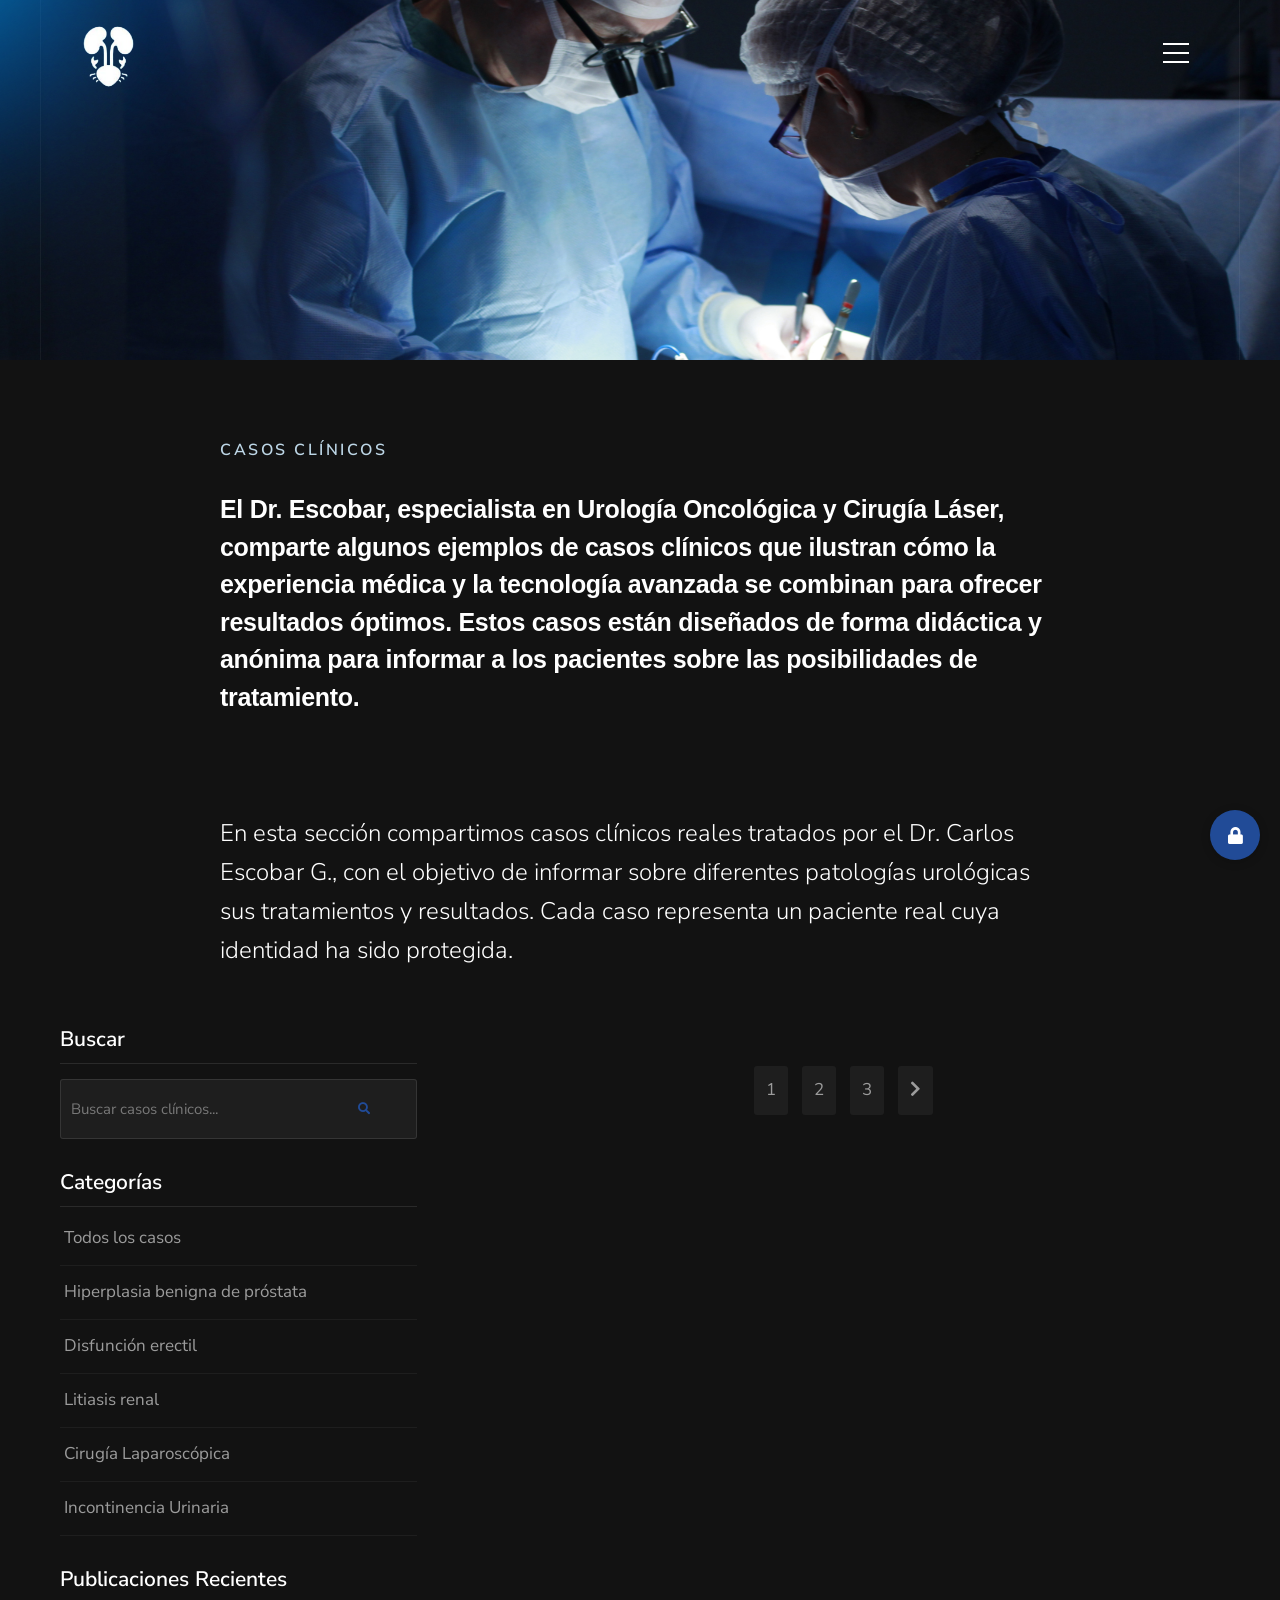
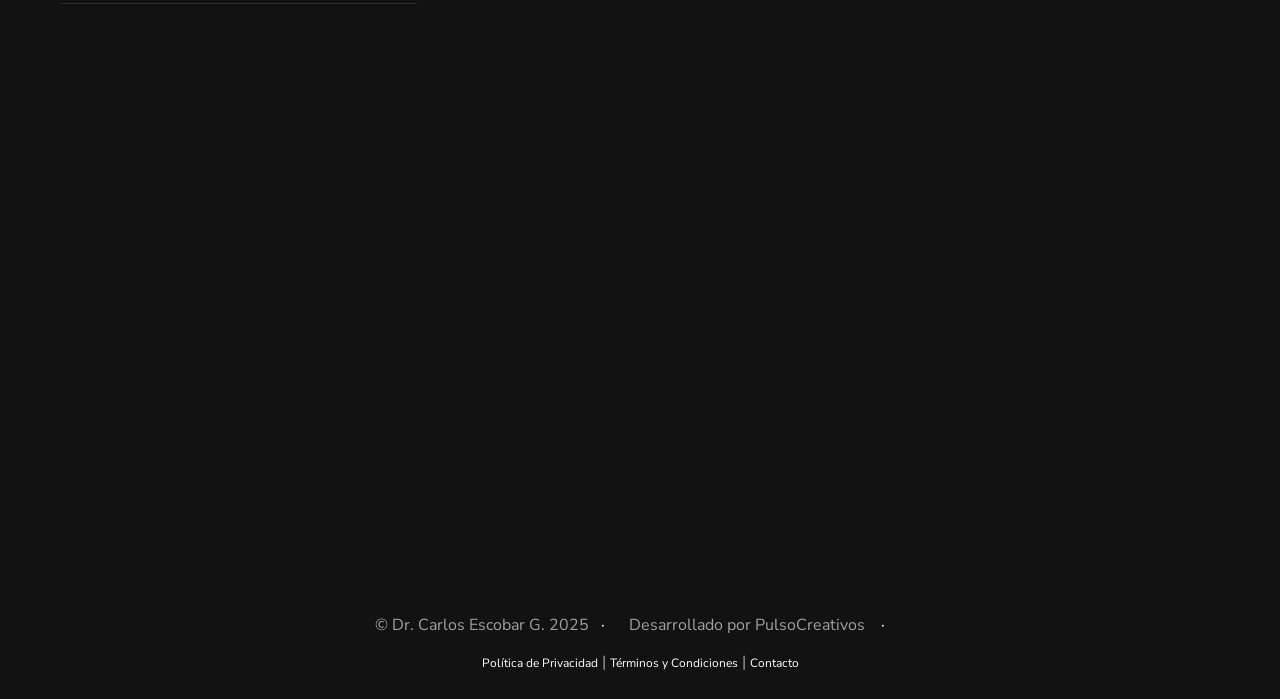
<file: casos-clinicos.html>
<!DOCTYPE html>
<html class="no-js" lang="es">
<head>

    <!--- basic page needs
    ================================================== -->
    <meta charset="utf-8">
    <title>Dr. Carlos Escobar G. | Urólogo | Casos Clínicos</title>
    <meta name="description" content="Casos clínicos del Dr. Carlos Escobar G., especialista en cirugía de columna vertebral y corrección de escoliosis en La Paz, Bolivia. Conozca procedimientos, tratamientos y resultados de casos reales.">
    <meta name="keywords" content="casos clínicos, cirugía de columna, escoliosis, ortopedia, traumatología, columna vertebral, La Paz, Bolivia, hernias de disco, dolor de espalda, cifosis, deformidades vertebrales">
    <meta name="author" content="HO dev">
    
    <link rel="canonical" href="https://www.CarlosEscobar.com/casos-clinicos.html" />

    <!-- Open Graph / Facebook -->
    <meta property="og:type" content="website">
    <meta property="og:url" content="https://www.CarlosEscobar.com/casos-clinicos.html">
    <meta property="og:title" content="Dr. Carlos Escobar G. | Casos Clínicos | Cirugía de Columna y Escoliosis">
    <meta property="og:description" content="Casos clínicos del Dr. Carlos Escobar G., especialista en cirugía de columna vertebral y corrección de escoliosis en La Paz, Bolivia. Conozca procedimientos, tratamientos y resultados de casos reales.">
    <meta property="og:image" content="https://www.CarlosEscobar.com/images/og-image.jpg">

    <!-- Twitter -->
    <meta property="twitter:card" content="summary_large_image">
    <meta property="twitter:url" content="https://www.CarlosEscobar.com/casos-clinicos.html">
    <meta property="twitter:title" content="Dr. Carlos Escobar G. | Casos Clínicos | Cirugía de Columna y Escoliosis">
    <meta property="twitter:description" content="Casos clínicos del Dr. Carlos Escobar G., especialista en cirugía de columna vertebral y corrección de escoliosis en La Paz, Bolivia. Conozca procedimientos, tratamientos y resultados de casos reales.">
    <meta property="twitter:image" content="https://www.CarlosEscobar.com/images/og-image.jpg">

    <!-- Theme color for Android and PWAs -->
    <meta name="theme-color" content="#214b97">
    
    <!-- Status bar color for iOS Safari -->
    <meta name="apple-mobile-web-app-capable" content="yes">
    <meta name="apple-mobile-web-app-status-bar-style" content="black-translucent">
    <meta name="apple-mobile-web-app-title" content="Dr. Carlos Escobar">

    <!-- mobile specific metas
    ================================================== -->
    <meta name="viewport" content="width=device-width, initial-scale=1, maximum-scale=1">

    <!-- CSS
    ================================================== -->
    <link rel="stylesheet" href="css/base.css">
    <link rel="stylesheet" href="css/vendor.css">
    <link rel="stylesheet" href="css/main.css">

    <script src="js/modernizr.js"></script>

    <!-- favicons
    ================================================== -->
    <link rel="shortcut icon" href="icon.png" type="image/x-icon">
    <link rel="icon" href="icon.png" type="image/x-icon">

    <!-- Schema.org structured data for Doctor -->
    <script type="application/ld+json">
        {
          "@context": "https://schema.org",
          "@type": "Physician",
          "name": "Dr. Carlos Escobar G.",
          "image": "https://www.CarlosEscobar.com/images/Escobar.jpg",
          "description": "Especialista en cirugía de corrección de escoliosis y deformidades de la columna vertebral",
          "medicalSpecialty": ["Ortopedia", "Cirugía de Columna", "Escoliosis", "Deformidades Vertebrales"],
          "address": {
            "@type": "PostalAddress",
            "streetAddress": "Miraflores, Calle República Dominicana, Edificio Medical Center",
            "addressLocality": "La Paz",
            "addressCountry": "Bolivia"
          },
          "telephone": "+59178853110",
          "email": "info@CarlosEscobar.com",
          "url": "https://www.CarlosEscobar.com",
          "openingHoursSpecification": [
            {
              "@type": "OpeningHoursSpecification",
              "dayOfWeek": ["Monday", "Tuesday", "Wednesday", "Thursday", "Friday"],
              "opens": "09:00",
              "closes": "18:00"
            }
          ],
          "sameAs": [
            "https://www.facebook.com/profile.php?id=100082981796517",
            "https://www.instagram.com/drCarlosEscobar/"
          ]
        }
    </script>

    <!-- Estilos adicionales para el blog -->
    <style>
        /* Estilos para el blog y CMS */
        .blog-container {
            display: flex;
            flex-wrap: wrap;
            margin-top: 2rem;
            max-width: 1200px;
            margin-left: auto;
            margin-right: auto;
            padding: 0 20px;
        }

        .blog-sidebar {
            width: 33.33%;
            padding-right: 3rem;
        }

        .blog-content {
            width: 66.67%;
        }

        .blog-post {
            margin-bottom: 4rem;
            padding-bottom: 2rem;
            border-bottom: 1px solid rgba(255, 255, 255, 0.1);
        }

        .blog-post-title {
            margin-top: 0;
        }

        .blog-post-meta {
            color: #777;
            margin-bottom: 1.5rem;
            font-size: 1.4rem;
        }

        .blog-post-image {
            margin-bottom: 2rem;
            width: 100%;
            height: auto;
            border-radius: 5px;
        }

        .blog-post-content {
            margin-bottom: 2rem;
        }

        .read-more-btn, .read-less-btn {
            display: inline-block;
            color: #214b97;
            cursor: pointer;
            font-weight: 600;
        }

        .blog-sidebar-widget {
            margin-bottom: 3rem;
        }

        .blog-sidebar-widget h4 {
            margin-top: 0;
            margin-bottom: 1.5rem;
            padding-bottom: 1rem;
            border-bottom: 1px solid rgba(255, 255, 255, 0.1);
        }

        .blog-search {
            position: relative;
            margin-bottom: 2rem;
        }

        .blog-search input {
            width: 100%;
            padding: 1rem;
            background: rgba(255, 255, 255, 0.05);
            border: 1px solid rgba(255, 255, 255, 0.1);
            color: #fff;
            border-radius: 3px;
        }

        .blog-search button {
            position: absolute;
            right: 10px;
            top: 50%;
            transform: translateY(-50%);
            background: none;
            border: none;
            color: #214b97;
            cursor: pointer;
        }

        .category-list, .recent-posts-list {
            list-style: none;
            padding: 0;
            margin: 0;
        }

        .category-list li, .recent-posts-list li {
            margin-bottom: 1rem;
            padding-bottom: 1rem;
            border-bottom: 1px solid rgba(255, 255, 255, 0.05);
        }

        .category-list li a, .recent-posts-list li a {
            color: #9c9c9c;
            text-decoration: none;
            transition: color 0.3s ease;
        }

        .category-list li a:hover, .recent-posts-list li a:hover {
            color: #fff;
        }

        .pagination {
            display: flex;
            justify-content: center;
            margin-top: 4rem;
            list-style: none;
            padding: 0;
        }

        .pagination li {
            margin: 0 0.5rem;
        }

        .pagination li a {
            display: block;
            padding: 0.8rem 1.2rem;
            background: rgba(255, 255, 255, 0.05);
            color: #9c9c9c;
            border-radius: 3px;
            text-decoration: none;
            transition: all 0.3s ease;
        }

        .pagination li a:hover, .pagination li.active a {
            background: #214b97;
            color: #fff;
        }

        /* Modal de login */
        .modal {
            display: none;
            position: fixed;
            z-index: 1000;
            left: 0;
            top: 0;
            width: 100%;
            height: 100%;
            overflow: auto;
            background-color: rgba(0, 0, 0, 0.8);
        }

        .modal-content {
            background-color: #1d1d1d;
            margin: 10% auto;
            padding: 2rem;
            border: 1px solid #333;
            width: 80%;
            max-width: 500px;
            border-radius: 5px;
            box-shadow: 0 4px 8px rgba(0, 0, 0, 0.2);
        }

        .close-modal {
            color: #aaa;
            float: right;
            font-size: 2.8rem;
            font-weight: bold;
            cursor: pointer;
        }

        .close-modal:hover {
            color: #fff;
        }

        .login-form input, .cms-form input, .cms-form textarea, .cms-form select {
            width: 100%;
            padding: 1rem;
            margin-bottom: 1.5rem;
            background: rgba(255, 255, 255, 0.05);
            border: 1px solid rgba(255, 255, 255, 0.1);
            color: #fff;
            border-radius: 3px;
        }

        .login-form button, .cms-form button {
            background: #214b97;
            color: #fff;
            border: none;
            padding: 1rem 2rem;
            border-radius: 3px;
            cursor: pointer;
            transition: background 0.3s ease;
        }

        .login-form button:hover, .cms-form button:hover {
            background: #1a3a75;
        }

        .cms-form textarea {
            min-height: 200px;
            resize: vertical;
        }

        .cms-form .image-preview {
            margin-top: 1rem;
            margin-bottom: 1rem;
        }

        .cms-form .image-preview img {
            max-width: 100%;
            max-height: 200px;
            border-radius: 3px;
        }

        .admin-icon {
            position: fixed;
            bottom: 40px;
            right: 20px;
            background: #214b97;
            color: #fff;
            width: 50px;
            height: 50px;
            border-radius: 50%;
            display: flex;
            align-items: center;
            justify-content: center;
            cursor: pointer;
            z-index: 100;
            box-shadow: 0 2px 10px rgba(0, 0, 0, 0.2);
            transition: background 0.3s ease;
        }

        .admin-icon:hover {
            background: #1a3a75;
        }

        /* Responsive */
        @media only screen and (max-width: 768px) {
            .blog-sidebar {
                display: none;
            }

            .blog-content {
                width: 100%;
            }

            .modal-content {
                width: 95%;
                margin: 20% auto;
            }
        }
    </style>
</head>

<body id="top">
    
    <!-- preloader
    ================================================== -->
    <div id="preloader">
        <div id="loader" class="dots-jump">
            <div></div>
            <div></div>
            <div></div>
        </div>
    </div>

    <!-- header
    ================================================== -->
    <header class="s-header">

        <div class="header-logo">
            <a class="site-logo" href="index.html">
                <img src="icon.png" alt="Inicio">
            </a>
        </div> <!-- end header-logo -->

        <nav class="header-nav">

            <a href="#0" class="header-nav__close" title="close"><span>Cerrar</span></a>

            <h3>Menú</h3>

            <div class="header-nav__content">
                
                <ul class="header-nav__list">
                    <li><a href="index.html">Inicio</a></li>
                    <li><a href="about.html">Acerca del Dr. Carlos Escobar G.</a></li>                    
                    <li><a href="patologias.html">Patologías urológicas</a></li>
                    <li><a href="services.html">Servicios especializados</a></li>
                    <li><a href="casos-clinicos.html">Casos Clínicos</a></li>
                    <li><a href="noticias.html">Noticias</a></li>
                    <li><a href="contact.html">Contacto</a></li>
                </ul>
    
                <p>Con más de 10 años de experiencia en cirugía urológica, mi compromiso es ofrecer tratamientos de vanguardia para mejorar la calidad de vida de mis pacientes.</p>
    
                <ul class="header-nav__social">
                    <li>
                        <a href="https://www.facebook.com/drcarlosescobarurologo" target="_blank"><i class="fab fa-facebook-f" aria-hidden="true"></i><span></span></a>
                    </li>
                    <li>
                        <a href="https://wa.me/59175518638?text=Hola%20Dr.%20Escobar%2C%20me%20gustar%C3%ADa%20agendar%20una%20consulta" target="_blank"><i class="fab fa-whatsapp" aria-hidden="true"></i><span></span></a>
                    </li>
                    <li>
                        <a href="https://www.instagram.com/uro.escobar/" target="_blank"><i class="fab fa-instagram" aria-hidden="true"></i><span></span></a>
                    </li>            
                    <li>
                        <a href="https://maps.app.goo.gl/Zg1inuT11WeSQRjWA" target="_blank"><i class="fas fa-map-marker-alt" aria-hidden="true"></i><span></span></a>
                    </li>
                    
                </ul>

            </div> <!-- end header-nav__content -->

        </nav> <!-- end header-nav -->

        <a class="header-menu-toggle" href="#0">
            <span class="header-menu-icon"></span>
        </a>

    </header> <!-- end s-header -->

    <!-- hero
    ================================================== -->
    <section class="s-hero" data-parallax="scroll" data-image-src="images/slide-042.png" data-natural-width=4000 data-natural-height=2000 data-position-y=center style="width: 100%; height: 40vh;">
        <div class="grid-overlay2">
            <div></div>
        </div>

        <div class="hero-content">
            <div class="row">
                <div class="col-full">
                    
                </div>
            </div>
        </div>
    </section> <!-- end s-hero -->

    <!-- blog section
    ================================================== -->
    <section id="blog" class="s-blog target-section" style="margin-bottom: 6rem">

        <div class="row section-header bit-narrow" data-aos="fade-up">
            <div class="col-full">
                <h3 class="subhead">Casos Clínicos</h3>
                <h1 class="display-1">
                    El Dr. Escobar, especialista en Urología Oncológica y Cirugía Láser, comparte algunos ejemplos de casos clínicos que ilustran cómo la experiencia médica y la tecnología avanzada se combinan para ofrecer resultados óptimos. Estos casos están diseñados de forma didáctica y anónima para informar a los pacientes sobre las posibilidades de tratamiento.
                </h1>
            </div>
        </div> <!-- end section-header -->

        <div class="row bit-narrow" data-aos="fade-up">
            <div class="col-full">
                <p class="lead">
                    En esta sección compartimos casos clínicos reales tratados por el Dr. Carlos Escobar G., con el objetivo de informar sobre diferentes patologías urológicas sus tratamientos y resultados. Cada caso representa un paciente real cuya identidad ha sido protegida.
                </p>
            </div>
        </div>

        <div class="blog-container">
            <!-- Sidebar -->
            <div class="blog-sidebar" data-aos="fade-up">
                <!-- Buscador -->
                <div class="blog-sidebar-widget">
                    <h4>Buscar</h4>
                    <div class="blog-search">
                        <input type="text" placeholder="Buscar casos clínicos..." id="blog-search-input">
                        <button type="button"><i class="fas fa-search"></i></button>
                    </div>
                </div>

                <!-- Categorías -->
                <div class="blog-sidebar-widget">
                    <h4>Categorías</h4>
                    <ul class="category-list">
                        <li><a href="#" data-category="all">Todos los casos</a></li>
                        <li><a href="#" data-category="hiperplasia">Hiperplasia benigna de próstata</a></li>
                        <li><a href="#" data-category="disfunción">Disfunción erectil</a></li>
                        <li><a href="#" data-category="litiasis">Litiasis renal</a></li>
                        <li><a href="#" data-category="cirugía">Cirugía Laparoscópica</a></li>
                        <li><a href="#" data-category="incontinencia">Incontinencia Urinaria</a></li>
                    </ul>
                </div>

                <!-- Posts Recientes -->
                <div class="blog-sidebar-widget">
                    <h4>Publicaciones Recientes</h4>
                    <ul class="recent-posts-list">
                        <!-- Se llenará dinámicamente con JavaScript -->
                    </ul>
                </div>
            </div>

            <!-- Contenido principal del blog -->
            <div class="blog-content" data-aos="fade-up">
                <!-- Ejemplo de post (se generarán dinámicamente con el CMS) -->
                

                <!-- Paginación -->
                <ul class="pagination">
                    <li><a href="#">1</a></li>
                    <li><a href="#">2</a></li>
                    <li><a href="#">3</a></li>
                    <li><a href="#"><i class="fas fa-chevron-right"></i></a></li>
                </ul>
            </div>
        </div>

    </section> <!-- end s-blog -->

    <!-- Botón de administración -->
    <div class="admin-icon" id="admin-login-btn">
        <i class="fas fa-lock"></i>
    </div>

    <!-- Modal de Login -->
    <div id="login-modal" class="modal">
        <div class="modal-content">
            <span class="close-modal">&times;</span>
            <h3>Acceso Administrador</h3>
            <form class="login-form" id="login-form">
                <div>
                    <label for="username">Usuario</label>
                    <input type="text" id="username" name="username" required>
                </div>
                <div>
                    <label for="password">Contraseña</label>
                    <input type="password" id="password" name="password" required>
                </div>
                <button type="submit">Iniciar Sesión</button>
            </form>
        </div>
    </div>

    <!-- Modal del CMS -->
    <div id="cms-modal" class="modal">
        <div class="modal-content">
            <span class="close-modal">&times;</span>
            <h3>Administrar Casos Clínicos</h3>
            <form class="cms-form" id="cms-form">
                <div>
                    <label for="post-title">Título</label>
                    <input type="text" id="post-title" name="title" required>
                </div>
                <div>
                    <label for="post-subtitle">Subtítulo</label>
                    <input type="text" id="post-subtitle" name="subtitle">
                </div>
                <div>
                    <label for="post-category">Categoría</label>
                    <select id="post-category" name="category" required>
                        <option value="hiperplasia">Hiperplasia benigna de próstata</option>
                        <option value="disfunción">Disfunción erectil</option>
                        <option value="litiasis">Litiasis renal</option>
                        <option value="cirugía">Cirugía Laparoscópica</option>
                        <option value="incontinencia">Incontinencia Urinaria</option>
                    </select>
                </div>
                <div>
                    <label for="post-image">Imagen</label>
                    <input type="file" id="post-image" name="image" accept="image/*" multiple>
                    <div class="image-preview" id="image-preview"></div>
                </div>
                <div>
                    <label for="post-content">Contenido</label>
                    <textarea id="post-content" name="content" required></textarea>
                </div>
                <button type="submit">Publicar Caso Clínico</button>
            </form>
        </div>
    </div>

    <!-- footer
    ================================================== -->
   <footer>
        <div class="row">
            <div class="col-full ss-copyright">
                <span>© Dr. Carlos Escobar G. 2025</span> 
                <span>Desarrollado por PulsoCreativos </a></span>
                <br>
                <span class="footer-links">
                    <a href="privacy.html">Política de Privacidad</a> | 
                    <a href="terms-of-service.html">Términos y Condiciones</a> |
                    <a href="contact.html">Contacto</a>
                </span>
            </div>
        </div>
    </footer>
    
    <style>
        .footer-links {
            font-size: 0.4rem;
            display: block;
            margin-top: 5px;
        }
        .footer-links a {
            font-size: 1.2rem;
        }
        
        @media (max-width: 600px) {
            .footer-links a {
                font-size: 1rem;
                text-align: center;
            }
        }
    </style>

    <!-- Java Script
    ================================================== -->
    <script src="js/jquery-3.2.1.min.js"></script>
    <script src="js/plugins.js"></script>
    <script src="js/main.js"></script>

    <!-- Script para el blog y CMS -->
    <script>
        // Función para cargar los datos desde localStorage o usar los datos de ejemplo
        function loadCasosClinicosData() {
            const savedData = localStorage.getItem('casosClinicosData');
            if (savedData) {
                return JSON.parse(savedData);
            }
            
            // Datos de ejemplo para los casos clínicos si no hay datos guardados
            return [
            {
                id: 1,
                title: "Corrección de Escoliosis Idiopática del Adolescente",
                subtitle: "Caso de escoliosis severa en adolescente",
                author: "Dr. Carlos Escobar G.",
                date: "15 de marzo, 2025",
                category: "escoliosis",
                image: "images/casos/ejemplo-caso.jpg",
                content: `Paciente femenina de 14 años que presentaba una escoliosis idiopática del adolescente con curva torácica principal de 52° Cobb. La paciente refería dolor de espalda moderado y preocupación por la deformidad estética.

Tras una evaluación completa que incluyó radiografías de columna completa de pie, resonancia magnética y evaluación de madurez esquelética, se determinó que la paciente era candidata para corrección quirúrgica debido a la magnitud de la curva y su potencial de progresión.

Se realizó una artrodesis posterior instrumentada desde T4 hasta L2 utilizando tornillos pediculares y barras de titanio. El procedimiento permitió una corrección de la curva a 15° Cobb, con una excelente compensación del tronco y mejoría significativa del perfil sagital.

La paciente presentó una evolución postoperatoria favorable, con deambulación al segundo día y alta hospitalaria al quinto día. En el seguimiento a 6 meses, la paciente se encuentra sin dolor, con una notable mejoría estética y ha retomado sus actividades deportivas con normalidad.

Este caso ilustra la efectividad de la corrección quirúrgica en escoliosis idiopática del adolescente cuando se realiza en el momento adecuado y con la técnica apropiada.`
            },
            {
                id: 2,
                title: "Tratamiento de Hernia Discal Lumbar",
                subtitle: "Abordaje mínimamente invasivo",
                author: "Dr. Carlos Escobar 
                ",
                date: "10 de febrero, 2025",
                category: "hernia-discal",
                image: "images/casos/ejemplo-caso.jpg",
                content: `Paciente masculino de 45 años con dolor lumbar irradiado a miembro inferior derecho de 3 meses de evolución, con limitación funcional progresiva y falta de respuesta a tratamiento conservador. La resonancia magnética mostró hernia discal L4-L5 con compresión de raíz nerviosa.

Se realizó microdiscectomía L4-L5 por abordaje mínimamente invasivo, logrando descompresión completa de la raíz nerviosa sin complicaciones. El paciente presentó alivio inmediato del dolor radicular y fue dado de alta a las 24 horas.

En el seguimiento a 3 meses, el paciente se encuentra sin dolor radicular, con recuperación completa de la fuerza muscular y ha retomado sus actividades laborales sin restricciones. Este caso demuestra la eficacia de los abordajes mínimamente invasivos en el tratamiento de hernias discales lumbares.`
            },
            {
                id: 3,
                title: "Corrección de Cifosis Postural Severa",
                subtitle: "Tratamiento quirúrgico en adolescente",
                author: "Dr. Carlos Escobar G.",
                date: "5 de enero, 2025",
                category: "cifosis",
                image: "images/casos/ejemplo-caso.jpg",
                content: `Adolescente masculino de 16 años con cifosis torácica progresiva de 75° y dolor dorsal crónico. Tras fracaso del tratamiento conservador con fisioterapia y corsé, se optó por tratamiento quirúrgico.

Se realizó corrección quirúrgica mediante instrumentación posterior con tornillos pediculares y barras de titanio desde T2 hasta T12, logrando una corrección a 40° y un perfil sagital adecuado.

El paciente evolucionó favorablemente, con mejoría significativa del dolor y de la apariencia estética. A los 12 meses de seguimiento, mantiene la corrección obtenida y ha retomado sus actividades deportivas sin restricciones.`
            }
        ];
        }

        // Inicializar los datos
        let casosClinicosData = loadCasosClinicosData();
        
        // Función para guardar los datos en localStorage
        function saveCasosClinicosData() {
            localStorage.setItem('casosClinicosData', JSON.stringify(casosClinicosData));
        }
        
        // Función para mostrar los casos clínicos en la página con paginación
        function displayCasosClinicos(casos) {
            const blogContent = document.querySelector('.blog-content');
            // Limpiar el contenido actual excepto la paginación
            blogContent.innerHTML = '';
            
            // Configuración de paginación
            const postsPerPage = 3;
            const currentPage = parseInt(localStorage.getItem('currentPage') || '1');
            const totalPages = Math.ceil(casos.length / postsPerPage);
            
            // Obtener los casos para la página actual
            const startIndex = (currentPage - 1) * postsPerPage;
            const endIndex = startIndex + postsPerPage;
            const currentCasos = casos.slice(startIndex, endIndex);
            
            // Mostrar los casos de la página actual
            currentCasos.forEach(caso => {
                const article = document.createElement('article');
                article.className = 'blog-post';
                article.setAttribute('data-category', caso.category);
                
                article.innerHTML = `
                    <h2 class="blog-post-title">${caso.title}</h2>
                    <div class="blog-post-meta">
                        <span class="author">${caso.author}</span> | 
                        <span class="date">${caso.date}</span> | 
                        <span class="category">${getCategoryName(caso.category)}</span>
                    </div>
                    <img src="${caso.image}" alt="${caso.title}" class="blog-post-image">
                    <div class="blog-post-content">
                        <p>${caso.content.split('\n\n')[0]}</p>
                        <div class="content-expandable" style="display: none;">
                            ${caso.content.split('\n\n').slice(1).map(p => `<p>${p}</p>`).join('')}
                        </div>
                        <a href="#" class="read-more-btn">Leer más</a>
                    </div>
                `;
                
                blogContent.appendChild(article);
            });
            
            // Crear paginación
            const paginationEl = document.createElement('ul');
            paginationEl.className = 'pagination';
            
            // Botón anterior
            if (currentPage > 1) {
                const prevLi = document.createElement('li');
                const prevLink = document.createElement('a');
                prevLink.href = '#';
                prevLink.innerHTML = '<i class="fas fa-chevron-left"></i>';
                prevLink.addEventListener('click', function(e) {
                    e.preventDefault();
                    localStorage.setItem('currentPage', currentPage - 1);
                    displayCasosClinicos(casos);
                    window.scrollTo(0, document.querySelector('#blog').offsetTop);
                });
                prevLi.appendChild(prevLink);
                paginationEl.appendChild(prevLi);
            }
            
            // Números de página
            for (let i = 1; i <= totalPages; i++) {
                const pageLi = document.createElement('li');
                if (i === currentPage) {
                    pageLi.className = 'active';
                }
                const pageLink = document.createElement('a');
                pageLink.href = '#';
                pageLink.textContent = i;
                pageLink.addEventListener('click', function(e) {
                    e.preventDefault();
                    localStorage.setItem('currentPage', i);
                    displayCasosClinicos(casos);
                    window.scrollTo(0, document.querySelector('#blog').offsetTop);
                });
                pageLi.appendChild(pageLink);
                paginationEl.appendChild(pageLi);
            }
            
            // Botón siguiente
            if (currentPage < totalPages) {
                const nextLi = document.createElement('li');
                const nextLink = document.createElement('a');
                nextLink.href = '#';
                nextLink.innerHTML = '<i class="fas fa-chevron-right"></i>';
                nextLink.addEventListener('click', function(e) {
                    e.preventDefault();
                    localStorage.setItem('currentPage', currentPage + 1);
                    displayCasosClinicos(casos);
                    window.scrollTo(0, document.querySelector('#blog').offsetTop);
                });
                nextLi.appendChild(nextLink);
                paginationEl.appendChild(nextLi);
            }
            
            blogContent.appendChild(paginationEl);
            
            // Actualizar la lista de posts recientes en la barra lateral
            updateRecentPosts(casos);
            
            // Añadir event listeners para los botones de leer más/menos
            setupReadMoreButtons();
        }
        
        // Función para obtener el nombre legible de la categoría
        function getCategoryName(categorySlug) {
            const categories = {
                'escoliosis': 'Escoliosis',
                'hernia-discal': 'Hernia Discal',
                'cifosis': 'Cifosis',
                'fracturas': 'Fracturas Vertebrales',
                'degenerativas': 'Enfermedades Degenerativas',
                'otros': 'Otros'
            };
            return categories[categorySlug] || categorySlug;
        }
        
        // Función para actualizar la lista de posts recientes
        function updateRecentPosts(casos) {
            const recentPostsList = document.querySelector('.recent-posts-list');
            recentPostsList.innerHTML = '';
            
            // Mostrar los 5 posts más recientes
            casos.slice(0, 5).forEach(caso => {
                const li = document.createElement('li');
                li.innerHTML = `<a href="#" data-id="${caso.id}">${caso.title}</a>`;
                recentPostsList.appendChild(li);
            });
            
            // Añadir event listeners para los enlaces de posts recientes
            recentPostsList.querySelectorAll('a').forEach(link => {
                link.addEventListener('click', function(e) {
                    e.preventDefault();
                    const postId = parseInt(this.getAttribute('data-id'));
                    const post = casosClinicosData.find(p => p.id === postId);
                    if (post) {
                        displayCasosClinicos([post]);
                    }
                });
            });
        }
        
        // Función para configurar los botones de leer más/menos
        function setupReadMoreButtons() {
            document.querySelectorAll('.read-more-btn').forEach(btn => {
                btn.addEventListener('click', function(e) {
                    e.preventDefault();
                    const content = this.parentElement;
                    const expandable = content.querySelector('.content-expandable');
                    
                    if (expandable.style.display === 'none') {
                        expandable.style.display = 'block';
                        this.textContent = 'Leer menos';
                    } else {
                        expandable.style.display = 'none';
                        this.textContent = 'Leer más';
                    }
                });
            });
        }
        
        // Función para filtrar casos por categoría
        function filterByCategory(category) {
            if (category === 'all') {
                displayCasosClinicos(casosClinicosData);
            } else {
                const filteredCasos = casosClinicosData.filter(caso => caso.category === category);
                displayCasosClinicos(filteredCasos);
            }
        }
        
        // Función para buscar casos por texto
        function searchCasos(searchText) {
            const filteredCasos = casosClinicosData.filter(caso => {
                const searchString = `${caso.title} ${caso.subtitle} ${caso.content}`.toLowerCase();
                return searchString.includes(searchText.toLowerCase());
            });
            displayCasosClinicos(filteredCasos);
        }
        
        // Configurar el sistema de login y CMS
        function setupCMS() {
            const adminBtn = document.getElementById('admin-login-btn');
            const loginModal = document.getElementById('login-modal');
            const cmsModal = document.getElementById('cms-modal');
            const loginForm = document.getElementById('login-form');
            const cmsForm = document.getElementById('cms-form');
            const closeButtons = document.querySelectorAll('.close-modal');
            
            // Credenciales de ejemplo (en una aplicación real, esto se verificaría en el servidor)
            const adminCredentials = {
                username: 'admin',
                password: 'admin123'
            };
            
            // Mostrar modal de login
            adminBtn.addEventListener('click', function() {
                loginModal.style.display = 'block';
            });
            
            // Cerrar modales
            closeButtons.forEach(btn => {
                btn.addEventListener('click', function() {
                    loginModal.style.display = 'none';
                    cmsModal.style.display = 'none';
                });
            });
            
            // Procesar login
            loginForm.addEventListener('submit', function(e) {
                e.preventDefault();
                const username = document.getElementById('username').value;
                const password = document.getElementById('password').value;
                
                if (username === adminCredentials.username && password === adminCredentials.password) {
                    loginModal.style.display = 'none';
                    cmsModal.style.display = 'block';
                } else {
                    alert('Usuario o contraseña incorrectos');
                }
            });
            
            // Añadir botón para eliminar casos clínicos
            const deleteButton = document.createElement('button');
            deleteButton.textContent = 'Eliminar Casos Clínicos';
            deleteButton.className = 'delete-posts-btn';
            deleteButton.style.marginTop = '10px';
            deleteButton.style.backgroundColor = '#d9534f';
            deleteButton.style.color = '#fff';
            deleteButton.style.border = 'none';
            deleteButton.style.padding = '5px 10px';
            deleteButton.style.borderRadius = '3px';
            deleteButton.style.cursor = 'pointer';
            
            deleteButton.addEventListener('click', function() {
                if (confirm('¿Estás seguro de que deseas eliminar este caso clínico?')) {
                    const postId = parseInt(prompt('Ingrese el ID del caso clínico a eliminar:'));
                    if (!isNaN(postId)) {
                        const index = casosClinicosData.findIndex(post => post.id === postId);
                        if (index !== -1) {
                            casosClinicosData.splice(index, 1);
                            saveCasosClinicosData();
                            displayCasosClinicos(casosClinicosData);
                            alert('Caso clínico eliminado con éxito');
                        } else {
                            alert('No se encontró un caso clínico con ese ID');
                        }
                    } else {
                        alert('ID inválido');
                    }
                }
            });
            
            cmsModal.querySelector('.modal-content').appendChild(deleteButton);
            
            // Previsualizar imágenes
            const imageInput = document.getElementById('post-image');
            const imagePreview = document.getElementById('image-preview');
            
            imageInput.addEventListener('change', function() {
                imagePreview.innerHTML = '';
                
                if (this.files) {
                    Array.from(this.files).forEach(file => {
                        if (file.type.match('image.*')) {
                            const reader = new FileReader();
                            
                            reader.onload = function(e) {
                                const img = document.createElement('img');
                                img.src = e.target.result;
                                imagePreview.appendChild(img);
                                
                                // Guardar la imagen en base64 para almacenarla en localStorage
                                // Nota: esto es solo para demostración, en una aplicación real
                                // se subiría la imagen a un servidor
                                window.tempImageData = e.target.result;
                            };
                            
                            reader.readAsDataURL(file);
                        }
                    });
                }
            });
            
            // Variable para almacenar temporalmente la imagen seleccionada
            let selectedImageData = null;
            
            // Añadir botón para administrar casos clínicos
            const adminPostsBtn = document.createElement('button');
            adminPostsBtn.textContent = 'Administrar Casos Clínicos';
            adminPostsBtn.className = 'admin-posts-btn';
            adminPostsBtn.style.marginTop = '10px';
            adminPostsBtn.style.backgroundColor = '#5bc0de';
            adminPostsBtn.style.color = '#fff';
            adminPostsBtn.style.border = 'none';
            adminPostsBtn.style.padding = '5px 10px';
            adminPostsBtn.style.borderRadius = '3px';
            adminPostsBtn.style.cursor = 'pointer';
            adminPostsBtn.style.marginRight = '10px';
            
            adminPostsBtn.addEventListener('click', function() {
                const postId = prompt('Ingrese el ID del caso clínico a editar (o deje en Escobar para ver todos):');
                
                if (postId === '') {
                    // Mostrar lista de todos los casos clínicos
                    let postsList = 'Casos clínicos disponibles:\n\n';
                    casosClinicosData.forEach(post => {
                        postsList += `ID: ${post.id} - Título: ${post.title}\n`;
                    });
                    alert(postsList);
                } else if (postId !== null) {
                    const id = parseInt(postId);
                    const post = casosClinicosData.find(p => p.id === id);
                    
                    if (post) {
                        if (confirm(`¿Desea eliminar el caso clínico "${post.title}"?`)) {
                            const index = casosClinicosData.findIndex(p => p.id === id);
                            casosClinicosData.splice(index, 1);
                            saveCasosClinicosData();
                            displayCasosClinicos(casosClinicosData);
                            alert('Caso clínico eliminado con éxito');
                        }
                    } else {
                        alert('No se encontró un caso clínico con ese ID');
                    }
                }
            });
            
            // Previsualizar imágenes y guardar datos
            imageInput.addEventListener('change', function() {
                imagePreview.innerHTML = '';
                
                if (this.files && this.files[0]) {
                    const file = this.files[0];
                    if (file.type.match('image.*')) {
                        const reader = new FileReader();
                        
                        reader.onload = function(e) {
                            const img = document.createElement('img');
                            img.src = e.target.result;
                            imagePreview.appendChild(img);
                            
                            // Guardar la imagen en base64
                            selectedImageData = e.target.result;
                        };
                        
                        reader.readAsDataURL(file);
                    }
                }
            });
            
            // Añadir el botón de administración al modal
            cmsModal.querySelector('.modal-content').appendChild(adminPostsBtn);
            
            // Procesar publicación de nuevo caso clínico
            cmsForm.addEventListener('submit', function(e) {
                e.preventDefault();
                
                // En una aplicación real, aquí se enviarían los datos al servidor
                // Para este ejemplo, simplemente añadimos el nuevo caso al array local
                
                const newPost = {
                    id: Date.now(), // Usar timestamp como ID único
                    title: document.getElementById('post-title').value,
                    subtitle: document.getElementById('post-subtitle').value,
                    author: 'Dr. Carlos Escobar G.',  // Autor predeterminado
                    date: new Date().toLocaleDateString('es-ES', { day: 'numeric', month: 'long', year: 'numeric' }),
                    category: document.getElementById('post-category').value,
                    image: selectedImageData || 'images/casos/ejemplo-caso.jpg',  // Usar la imagen seleccionada o la de ejemplo
                    content: document.getElementById('post-content').value
                };
                
                casosClinicosData.unshift(newPost);  // Añadir al principio del array
                saveCasosClinicosData();  // Guardar en localStorage
                localStorage.setItem('currentPage', 1);  // Volver a la primera página
                displayCasosClinicos(casosClinicosData);
                
                // Cerrar el modal y resetear el formulario
                cmsModal.style.display = 'none';
                cmsForm.reset();
                imagePreview.innerHTML = '';
                selectedImageData = null; // Limpiar la imagen seleccionada
                
                alert('Caso clínico publicado con éxito');
            });
        }
        
        // Inicializar la página
        document.addEventListener('DOMContentLoaded', function() {
            // Mostrar todos los casos al cargar la página
            displayCasosClinicos(casosClinicosData);
            
            // Configurar filtrado por categorías
            document.querySelectorAll('.category-list a').forEach(link => {
                link.addEventListener('click', function(e) {
                    e.preventDefault();
                    const category = this.getAttribute('data-category');
                    filterByCategory(category);
                });
            });
            
            // Configurar búsqueda
            const searchInput = document.getElementById('blog-search-input');
            const searchButton = searchInput.nextElementSibling;
            
            searchButton.addEventListener('click', function() {
                searchCasos(searchInput.value);
            });
            
            searchInput.addEventListener('keypress', function(e) {
                if (e.key === 'Enter') {
                    searchCasos(this.value);
                }
            });
            
            // Configurar sistema de CMS
            setupCMS();
        });
    </script>

</body>
</html>
</file>
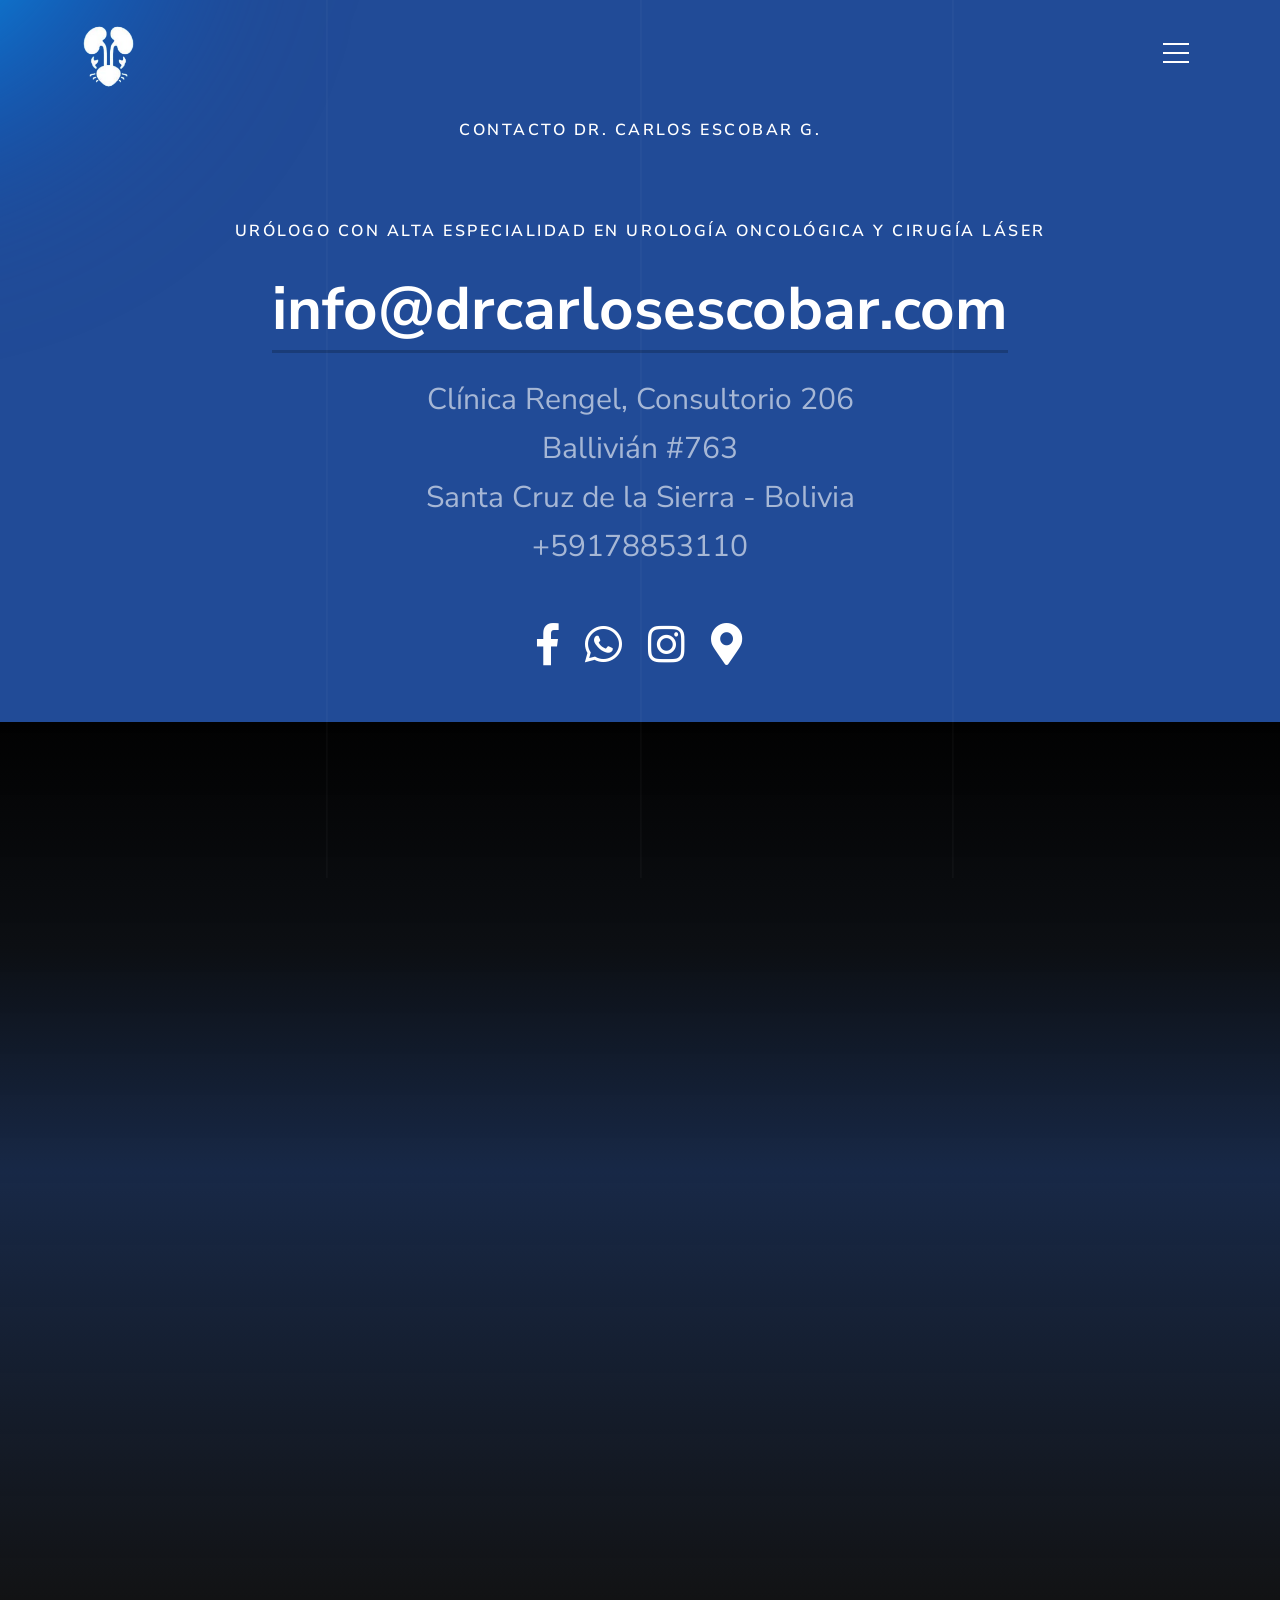
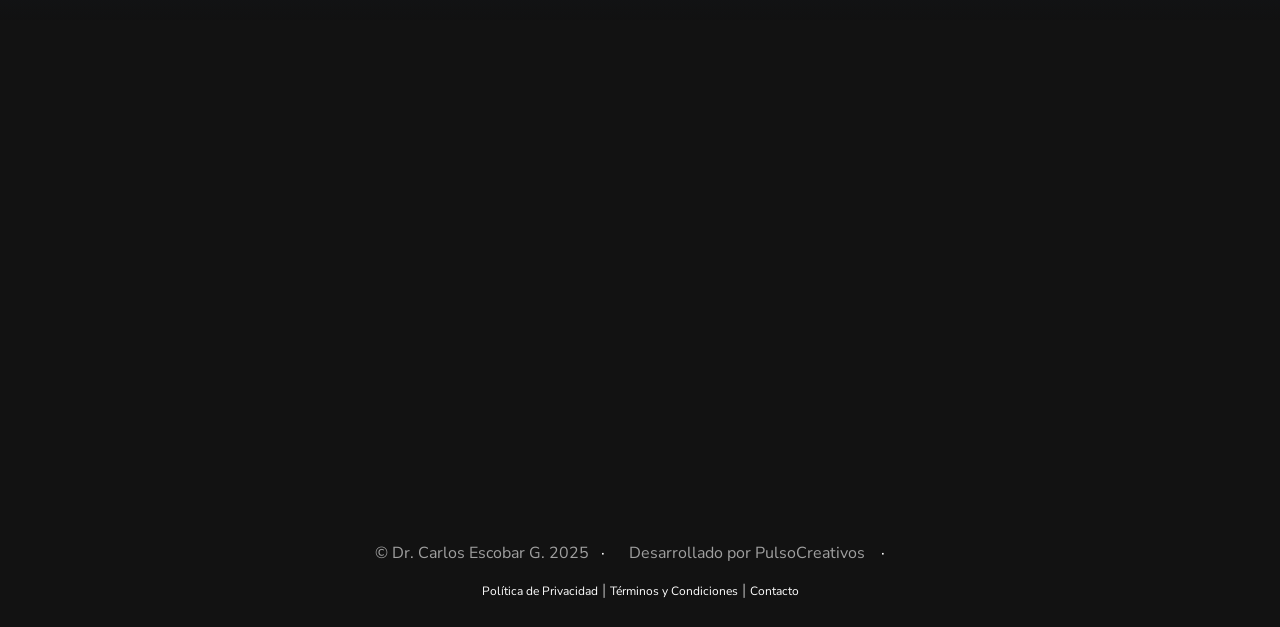
<file: contact.html>
<!DOCTYPE html>
<html class="no-js" lang="es">
<head>

    <!--- basic page needs
    ================================================== -->
    <meta charset="utf-8">
    <title>Dr. Carlos Escobar | Urólogo</title>
    <meta name="description" content="Contacte al Dr. Carlos Escobar G., especialista en urólogo en La Paz, Bolivia. Ubicación, horarios de atención y formas de agendar una consulta.">
    <meta name="keywords" content="contacto Dr. Carlos Escobar, consultorio médico, ubicación, horarios, La Paz, Bolivia, urólogo">
    <meta name="author" content="PulsoCreativos">
    
    <link rel="canonical" href="https://www.escobarg.com/contact.html" />

    <!-- Open Graph / Facebook -->
    <meta property="og:type" content="website">
    <meta property="og:url" content="https://www.escobarg.com/contact.html">
    <meta property="og:title" content="Dr. Carlos Escobar G. | Contacto | Urólogo">         
    <meta property="og:description" content="Contacte al Dr. Carlos Escobar G., especialista en urólogo en La Paz, Bolivia.">
    <meta property="og:image" content="https://www.escobarg.com/images/og-image.jpg">

    <!-- Twitter -->
    <meta property="twitter:card" content="summary_large_image">
    <meta property="twitter:url" content="https://www.escobarg.com/contact.html">
    <meta property="twitter:title" content="Dr. Carlos Escobar G. | Contacto | Urólogo">
    <meta property="twitter:description" content="Contacte al Dr. Carlos Escobar G., especialista en urólogo en La Paz, Bolivia.">
    <meta property="twitter:image" content="https://www.escobarg.com/images/og-image.jpg">  

    <!-- Theme color for Android and PWAs -->
    <meta name="theme-color" content="#214b97">
    
    <!-- Status bar color for iOS Safari -->
    <meta name="apple-mobile-web-app-capable" content="yes">
    <meta name="apple-mobile-web-app-status-bar-style" content="black-translucent">
    <meta name="apple-mobile-web-app-title" content="Dr. Carlos Escobar">

    <!-- mobile specific metas
    ================================================== -->
    <meta name="viewport" content="width=device-width, initial-scale=1, maximum-scale=1">

    <!-- CSS
    ================================================== -->
    <link rel="stylesheet" href="css/base.css">
    <link rel="stylesheet" href="css/vendor.css">
    <link rel="stylesheet" href="css/main.css">

    <!-- script
    ================================================== -->
    <script src="js/modernizr.js"></script>

    <!-- favicons
    ================================================== -->
    <link rel="shortcut icon" href="icon.png" type="image/x-icon">
    <link rel="icon" href="icon.png" type="image/x-icon">

    <!-- Schema.org structured data for Doctor -->
    <script type="application/ld+json">
        {
          "@context": "https://schema.org",
          "@type": "Physician",
          "name": "Dr. Carlos Escobar G.",
          "image": "https://www.CarlosEscobar.com/images/og-image.jpg",
          "description": "Especialista en cirugía de corrección de escoliosis y deformidades de la columna vertebral",
          "medicalSpecialty": ["Ortopedia", "Cirugía de Columna", "Escoliosis"],
          "address": {
            "@type": "PostalAddress",
            "streetAddress": "Miraflores, Calle República Dominicana, Edificio Medical Center",
            "addressLocality": "La Paz",
            "addressCountry": "Bolivia"
          },
          "telephone": "+59178853110",
          "email": "info@CarlosEscobar.com",
          "url": "https://www.CarlosEscobar.com",
          "openingHoursSpecification": [
            {
              "@type": "OpeningHoursSpecification",
              "dayOfWeek": ["Monday", "Tuesday", "Wednesday", "Thursday", "Friday"],
              "opens": "09:00",
              "closes": "18:00"
            }
          ],
          "sameAs": [
            "https://www.facebook.com/profile.php?id=100082981796517",
            "https://www.instagram.com/drCarlosEscobar/"
          ]
        }
    </script>

</head>

<body id="top">
    
    <!-- preloader
    ================================================== -->
    <div id="preloader">
        <div id="loader" class="dots-jump">
            <div></div>
            <div></div>
            <div></div>
        </div>
    </div>

    <!-- header
    ================================================== -->
    <header class="s-header">

        <div class="header-logo">
            <a class="site-logo" href="index.html">
                <img src="icon.png" alt="Inicio">
            </a>
        </div> <!-- end header-logo -->

        <nav class="header-nav">

            <a href="#0" class="header-nav__close" title="close"><span>Cerrar</span></a>

            <h3>Menú</h3>

            <div class="header-nav__content">
                
                <ul class="header-nav__list">
                    <li><a href="index.html">Inicio</a></li>
                    <li><a href="about.html">Acerca del Dr. Carlos Escobar G.</a></li>                    
                    <li><a href="patologias.html">Patologías urológicas</a></li>
                    <li><a href="services.html">Servicios especializados</a></li>
                    <li><a href="casos-clinicos.html">Casos Clínicos</a></li>
                    <li><a href="noticias.html">Noticias</a></li>
                    <li><a href="contact.html">Contacto</a></li>
                </ul>
    
                <p>Con más de 10 años de experiencia en cirugía urológica, mi compromiso es ofrecer tratamientos de vanguardia para mejorar la calidad de vida de mis pacientes.</p>
    
                <ul class="header-nav__social">
                    <li>
                        <a href="https://www.facebook.com/drcarlosescobarurologo" target="_blank"><i class="fab fa-facebook-f" aria-hidden="true"></i><span></span></a>
                    </li>
                    <li>
                        <a href="https://wa.me/59175518638?text=Hola%20Dr.%20Escobar%2C%20me%20gustar%C3%ADa%20agendar%20una%20consulta" target="_blank"><i class="fab fa-whatsapp" aria-hidden="true"></i><span></span></a>
                    </li>
                    <li>
                        <a href="https://www.instagram.com/uro.escobar/" target="_blank"><i class="fab fa-instagram" aria-hidden="true"></i><span></span></a>
                    </li>            
                    <li>
                        <a href="https://maps.app.goo.gl/Zg1inuT11WeSQRjWA" target="_blank"><i class="fas fa-map-marker-alt" aria-hidden="true"></i><span></span></a>
                    </li>
                    
                </ul>
            </div> <!-- end header-nav__content -->

        </nav> <!-- end header-nav -->

        <a class="header-menu-toggle" href="#0">
            <span class="header-menu-icon"></span>
        </a>

    </header> <!-- end s-header -->

    <!-- contact
    ================================================== -->
    <section id="contact" class="s-contact target-section">

        <div class="grid-overlay">
            <div></div>
        </div>

        <div class="row section-header narrow" data-aos="fade-up">
            <div class="col-full">
                <h1 class="subhead">Contacto Dr. Carlos Escobar G.</h1>
                <h3 class="subhead">Urólogo con Alta Especialidad en Urología Oncológica y Cirugía Láser</h3>
            </div>
        </div> <!-- end section-header -->
        
        <div class="row contact-main" data-aos="fade-up">
            <div class="col-full">
                <p class="contact-email">
                    <a href="mailto:info@CarlosEscobar.com">info@drcarlosescobar.com</a>
                </p>
                <p class="contact-address">
                    <a href="https://www.google.com/maps/place/Clinica+Rengel/@-17.7840181,-63.1749495,1083m/data=!3m2!1e3!4b1!4m6!3m5!1s0x93f1e871e0afcb19:0xcdb1da4125c78d65!8m2!3d-17.7840232!4d-63.1723746!16s%2Fg%2F11c0vlldx8?entry=ttu&g_ep=EgoyMDI1MDkyNC4wIKXMDSoASAFQAw%3D%3D" 
                       target="_blank" 
                       style="text-decoration: none; color: inherit;"
                       title="Ver ubicación en Google Maps">
                        Clínica Rengel, Consultorio 206<br>
                        Ballivián #763<br>
                        Santa Cruz de la Sierra - Bolivia
                    </a>
                </p>
                <p class="contact-numbers">
                    <a href="https://wa.me/59178853110" target="_blank" style="text-decoration: none; color: inherit;" title="Enviar mensaje por WhatsApp">
                        +59178853110
                    </a>
                </p>

                <ul class="contact-social">
                    <li>
                        <a href="https://www.facebook.com/drcarlosescobarurologo" target="_blank"><i class="fab fa-facebook-f" aria-hidden="true"></i><span></span></a>
                    </li>
                    <li>
                        <a href="https://wa.me/59175518638?text=Hola%20Dr.%20Escobar%2C%20me%20gustar%C3%ADa%20agendar%20una%20consulta" target="_blank"><i class="fab fa-whatsapp" aria-hidden="true"></i><span></span></a>
                    </li>
                    <li>
                        <a href="https://www.instagram.com/uro.escobar/" target="_blank"><i class="fab fa-instagram" aria-hidden="true"></i><span></span></a>
                    </li>            
                    <li>
                        <a href="https://maps.app.goo.gl/Zg1inuT11WeSQRjWA" target="_blank"><i class="fas fa-map-marker-alt" aria-hidden="true"></i><span></span></a>
                    </li>
                </ul>
            </div>
        </div>

    </section> <!-- end s-contact -->

    <!-- map
    ================================================== -->
    <section class="s-map" style="height: 100vh; width: 100%; position: relative;">
        <div style="position: absolute; top: 0; left: 0; width: 100%; height: 100%; background: linear-gradient(to bottom, rgba(0, 0, 0, 0.9), rgba(10, 14, 20, 0.7), rgba(33, 75, 151, 0.4), rgba(33, 75, 151, 0.2), rgba(33, 75, 151, 0)); z-index: 1;"></div>
        <iframe 
            src="https://www.google.com/maps/embed?pb=!1m18!1m12!1m3!1d4714.326132366722!2d-63.1723746!3d-17.7840232!2m3!1f0!2f0!3f0!3m2!1i1024!2i768!4f13.1!3m3!1m2!1s0x93f1e871e0afcb19%3A0xcdb1da4125c78d65!2sClinica%20Rengel!5e1!3m2!1ses!2sbo!4v1759249637169!5m2!1ses!2sbo"
            width="100%" 
            height="100%" 
            style="border:0; position: relative; z-index: 0;" 
            allowfullscreen="" 
            loading="lazy" 
            referrerpolicy="no-referrer-when-downgrade">
        </iframe>
    </section> <!-- end s-map -->

    

    <!-- footer
    ================================================== -->
    <footer>
        <div class="row">
            <div class="col-full ss-copyright">
                <span>© Dr. Carlos Escobar G. 2025</span> 
                <span>Desarrollado por PulsoCreativos </a></span>
                <br>
                <span class="footer-links">
                    <a href="privacy.html">Política de Privacidad</a> | 
                    <a href="terms-of-service.html">Términos y Condiciones</a> |
                    <a href="contact.html">Contacto</a>
                </span>
            </div>
        </div>
    </footer>
    
    <style>
        .footer-links {
            font-size: 0.4rem;
            display: block;
            margin-top: 5px;
        }
        .footer-links a {
            font-size: 1.2rem;
            
        }
        
        @media (max-width: 600px) {
            .footer-links a {
                font-size: 1rem;
                text-align: center;
            }
        }
    </style>
    

    <!-- Java Script
    ================================================== -->
    <script src="js/jquery-3.2.1.min.js"></script>
    <script src="js/plugins.js"></script>
    <script src="js/main.js"></script>

</body>
</html>
</file>
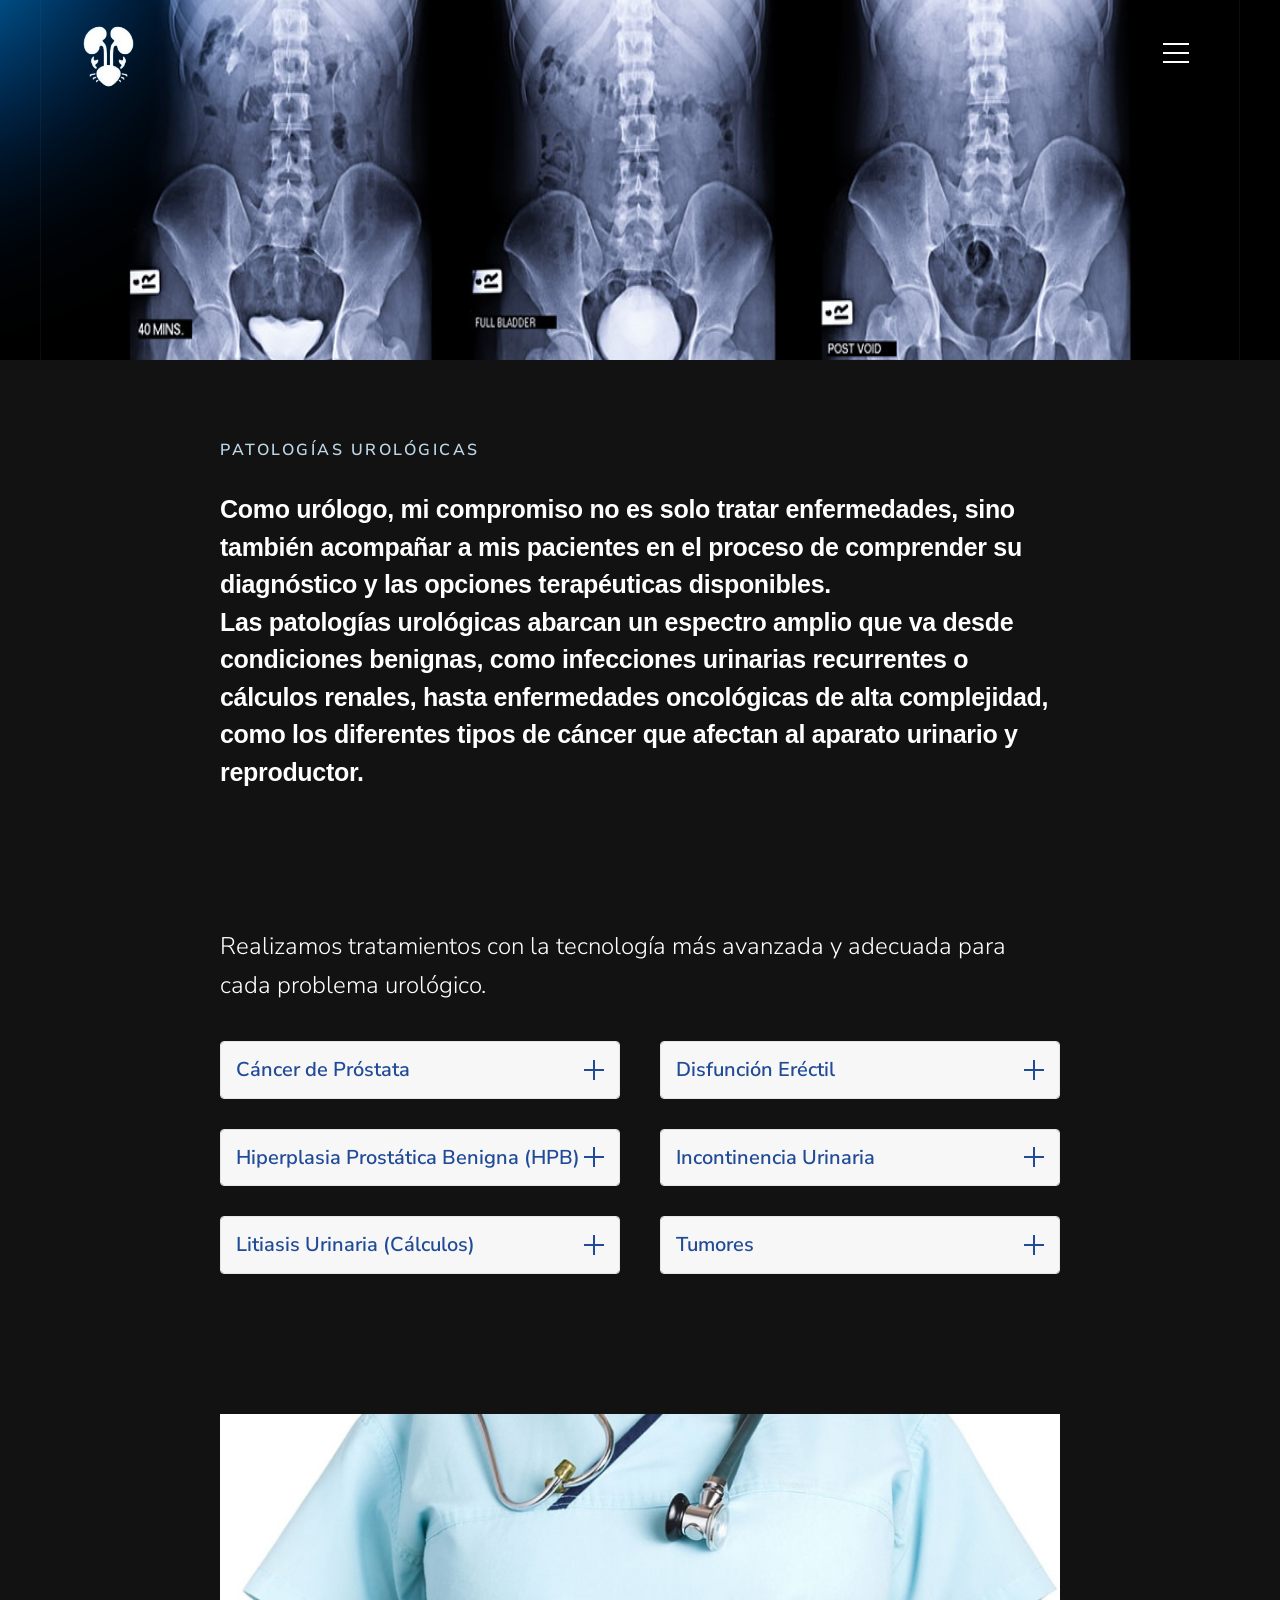
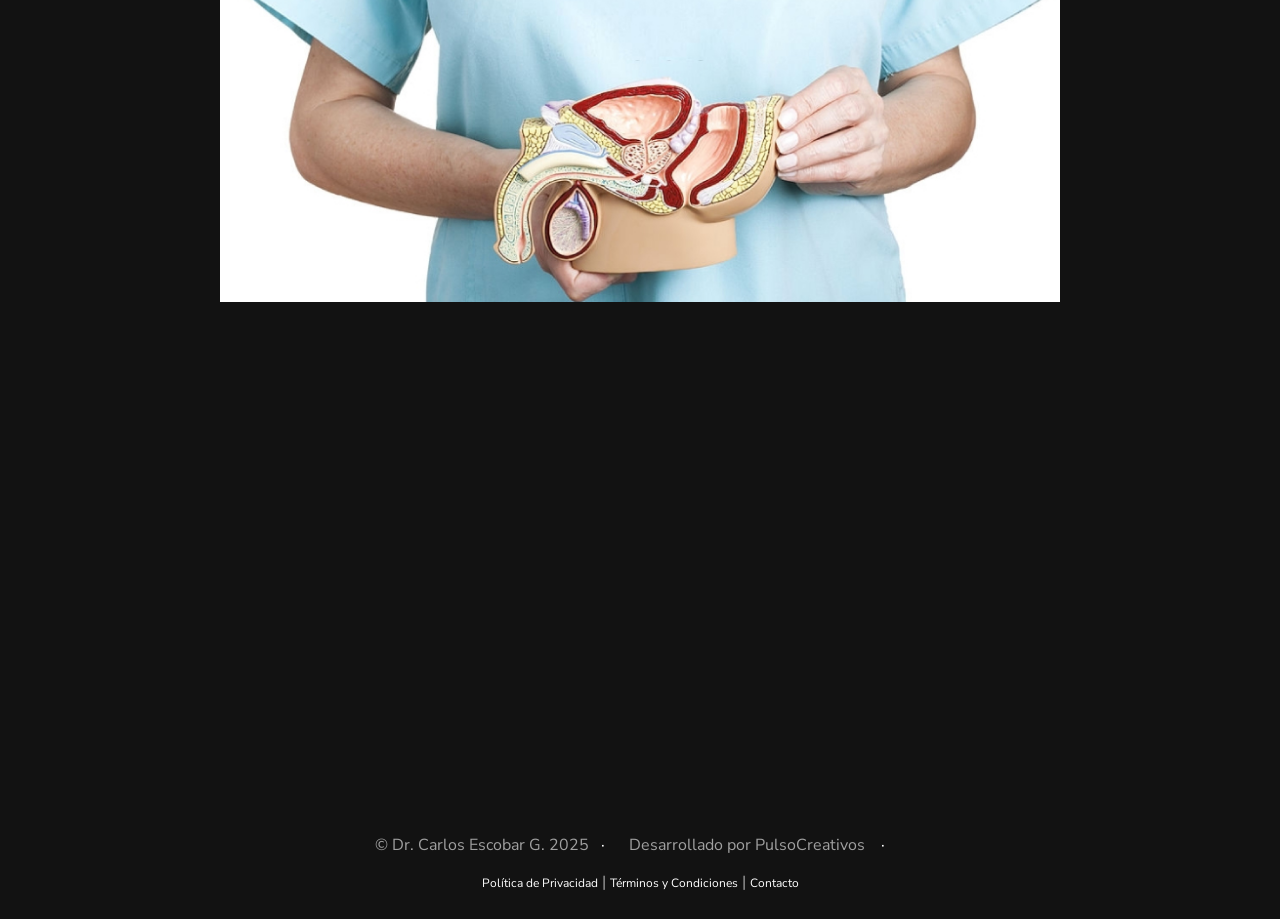
<file: patologias.html>
<!DOCTYPE html>
<html class="no-js" lang="es">
<head>

    <!--- basic page needs
    ================================================== -->
    <meta charset="utf-8">
    <title>Dr. Carlos Escobar G. | Urólogo | Patologías urológicas</title>
    <meta name="description" content="Información detallada sobre patologías de la columna vertebral. Conozca sobre escoliosis, hernias discales, deformidades vertebrales y otras condiciones tratadas por el Dr. Carlos Escobar G. en La Paz, Bolivia.">
    <meta name="keywords" content="patologías de columna, escoliosis, hernias discales, deformidades vertebrales, dolor de espalda, espondilolistesis, cifosis, La Paz, Bolivia">
    <meta name="author" content="HO dev">
    
    <link rel="canonical" href="https://www.CarlosEscobar.com/patologias.html" />

    <!-- Open Graph / Facebook -->
    <meta property="og:type" content="website">
    <meta property="og:url" content="https://www.CarlosEscobar.com/patologias.html">
    <meta property="og:title" content="Dr. Carlos Escobar G. | Patologías de Columna Vertebral">
    <meta property="og:description" content="Información detallada sobre patologías de la columna vertebral como escoliosis, hernias discales y deformidades vertebrales tratadas por el Dr. Carlos Escobar G.">
    <meta property="og:image" content="https://www.CarlosEscobar.com/images/og-image.jpg">

    <!-- Twitter -->
    <meta property="twitter:card" content="summary_large_image">
    <meta property="twitter:url" content="https://www.CarlosEscobar.com/patologias.html">
    <meta property="twitter:title" content="Dr. Carlos Escobar G. | Patologías de Columna Vertebral">
    <meta property="twitter:description" content="Información detallada sobre patologías de la columna vertebral como escoliosis, hernias discales y deformidades vertebrales tratadas por el Dr. Carlos Escobar G.">
    <meta property="twitter:image" content="https://www.CarlosEscobar.com/images/og-image.jpg">

    <!-- Theme color for Android and PWAs -->
    <meta name="theme-color" content="#214b97">
    
    <!-- Status bar color for iOS Safari -->
    <meta name="apple-mobile-web-app-capable" content="yes">
    <meta name="apple-mobile-web-app-status-bar-style" content="black-translucent">
    <meta name="apple-mobile-web-app-title" content="Dr. Carlos Escobar">

    <!-- mobile specific metas
    ================================================== -->
    <meta name="viewport" content="width=device-width, initial-scale=1, maximum-scale=1">

    <!-- CSS
    ================================================== -->
    <link rel="stylesheet" href="css/base.css">
    <link rel="stylesheet" href="css/vendor.css">
    <link rel="stylesheet" href="css/main.css">

    <!-- script
    ================================================== -->
    <script src="js/modernizr.js"></script>

    <!-- favicons
    ================================================== -->
    <link rel="shortcut icon" href="icon.png" type="image/x-icon">
    <link rel="icon" href="icon.png" type="image/x-icon">

    <!-- Schema.org structured data for Doctor and Medical Conditions -->
    <script type="application/ld+json">
        {
          "@context": "https://schema.org",
          "@type": "Physician",
          "name": "Dr. Carlos Escobar G.",
          "image": "https://www.CarlosEscobar.com/images/og-image.jpg",
          "description": "Especialista en cirugía de corrección de escoliosis y deformidades de la columna vertebral",
          "medicalSpecialty": ["Ortopedia", "Cirugía de Columna", "Escoliosis"],
          "address": {
            "@type": "PostalAddress",
            "streetAddress": "Miraflores, Calle República Dominicana, Edificio Medical Center",
            "addressLocality": "La Paz",
            "addressCountry": "Bolivia"
          },
          "telephone": "+59178853110",
          "email": "info@CarlosEscobar.com",
          "url": "https://www.CarlosEscobar.com",
          "openingHoursSpecification": [
            {
              "@type": "OpeningHoursSpecification",
              "dayOfWeek": ["Monday", "Tuesday", "Wednesday", "Thursday", "Friday"],
              "opens": "09:00",
              "closes": "18:00"
            }
          ],
          "sameAs": [
            "https://www.facebook.com/profile.php?id=100082981796517",
            "https://www.instagram.com/drCarlosEscobar/"
          ],
          "knowsAbout": [
            {
              "@type": "MedicalCondition",
              "name": "Escoliosis",
              "alternateName": "Curvatura anormal de la columna vertebral",
              "description": "Deformidad de la columna vertebral caracterizada por una curvatura lateral anormal"
            },
            {
              "@type": "MedicalCondition",
              "name": "Hernia de Disco",
              "alternateName": "Hernia discal",
              "description": "Condición en la que parte del disco intervertebral se desplaza y presiona los nervios cercanos"
            },
            {
              "@type": "MedicalCondition",
              "name": "Espondilolistesis",
              "description": "Desplazamiento de una vértebra sobre otra, generalmente en la región lumbar"
            },
            {
              "@type": "MedicalCondition",
              "name": "Cifosis",
              "alternateName": "Joroba",
              "description": "Curvatura excesiva de la columna vertebral en la región torácica"
            }
          ]
        }
    </script>
</head>

<body id="top">
    
    <!-- preloader
    ================================================== -->
    <div id="preloader">
        <div id="loader" class="dots-jump">
            <div></div>
            <div></div>
            <div></div>
        </div>
    </div>

    <!-- header
    ================================================== -->
    <header class="s-header">

        <div class="header-logo">
            <a class="site-logo" href="index.html">
                <img src="icon.png" alt="Inicio">
            </a>
        </div> <!-- end header-logo -->

        <nav class="header-nav">

            <a href="#0" class="header-nav__close" title="close"><span>Cerrar</span></a>

            <h3>Menú</h3>

            <div class="header-nav__content">
                
                <ul class="header-nav__list">
                    <li><a href="index.html">Inicio</a></li>
                    <li><a href="about.html">Acerca del Dr. Carlos Escobar G.</a></li>                    
                    <li><a href="patologias.html">Patologías urológicas</a></li>
                    <li><a href="services.html">Servicios especializados</a></li>
                    <li><a href="casos-clinicos.html">Casos Clínicos</a></li>
                    <li><a href="noticias.html">Noticias</a></li>
                    <li><a href="contact.html">Contacto</a></li>
                </ul>
    
                <p>Con más de 10 años de experiencia en cirugía urológica, mi compromiso es ofrecer tratamientos de vanguardia para mejorar la calidad de vida de mis pacientes.</p>
    
                <ul class="header-nav__social">
                    <li>
                        <a href="https://www.facebook.com/drcarlosescobarurologo" target="_blank"><i class="fab fa-facebook-f" aria-hidden="true"></i><span></span></a>
                    </li>
                    <li>
                        <a href="https://wa.me/59175518638?text=Hola%20Dr.%20Escobar%2C%20me%20gustar%C3%ADa%20agendar%20una%20consulta" target="_blank"><i class="fab fa-whatsapp" aria-hidden="true"></i><span></span></a>
                    </li>
                    <li>
                        <a href="https://www.instagram.com/uro.escobar/" target="_blank"><i class="fab fa-instagram" aria-hidden="true"></i><span></span></a>
                    </li>            
                    <li>
                        <a href="https://maps.app.goo.gl/Zg1inuT11WeSQRjWA" target="_blank"><i class="fas fa-map-marker-alt" aria-hidden="true"></i><span></span></a>
                    </li>
                    
                </ul>

            </div> <!-- end header-nav__content -->

        </nav> <!-- end header-nav -->

        <a class="header-menu-toggle" href="#0">
            <span class="header-menu-icon"></span>
        </a>

    </header> <!-- end s-header -->

    <!-- hero
    ================================================== -->
    <section class="s-hero" data-parallax="scroll" data-image-src="images/urologia.jpg" data-natural-width=4000 data-natural-height=2000 data-position-y=center style="width: 100%; height: 40vh;">
        <div class="grid-overlay2">
            <div></div>
        </div>

        <div class="hero-content">
            <div class="row">
                <div class="col-full">
                    
                </div>
            </div>
        </div>
    </section> <!-- end s-hero -->

    <!-- patologias
    ================================================== -->
    <section id="patologias" class="s-patologias target-section" data-aos="fade-up">

        <div class="row section-header bit-narrow" data-aos="fade-up">
            <div class="col-full">
                <h3 class="subhead">Patologías urológicas</h3>
                <h1 class="display-1">
                    Como urólogo, mi compromiso no es solo tratar enfermedades, sino también acompañar a mis pacientes en el proceso de comprender su diagnóstico y las opciones terapéuticas disponibles.<br>

                    Las patologías urológicas abarcan un espectro amplio que va desde condiciones benignas, como infecciones urinarias recurrentes o cálculos renales, hasta enfermedades oncológicas de alta complejidad, como los diferentes tipos de cáncer que afectan al aparato urinario y reproductor.<br>
                    <br>
                </h1>
            </div>
        </div> <!-- end section-header -->

        <div class="row bit-narrow">
            <div class="col-full">
                <p class="lead">
                    Realizamos tratamientos con la tecnología más avanzada y adecuada para cada problema urológico.
                </p>
            </div>
        </div> <!-- end patologias-desc -->

        <div class="row bit-narrow">
            <div class="col-six tab-full">
                <div class="accordion">
                    <div class="accordion__item" id="deformidades">
                        <div class="accordion__header">
                            <h4>Cáncer de Próstata</h4>
                            <span class="accordion__icon"></span>
                        </div>
                        <div class="accordion__content">
                            <p>
                                Es el tumor más común en los hombres mayores de 50 años.<br>
Puede no presentar síntomas en fases tempranas, por lo que los chequeos preventivos son fundamentales.<br>
Síntomas más frecuentes: dificultad al orinar, aumento de la frecuencia urinaria nocturna, dolor óseo en etapas avanzadas.<br>
Tratamientos modernos: cirugía láser, cirugía robótica/laparoscópica, radioterapia, terapia focal.

                            </p>
                        </div>
                    </div>

                    <div class="accordion__item" id="patologia-degenerativa">
                        <div class="accordion__header">
                            <h4>Hiperplasia Prostática Benigna (HPB)</h4>
                            <span class="accordion__icon"></span>
                        </div>
                        <div class="accordion__content">
                            <p>
                                Crecimiento no canceroso de la próstata que obstruye la orina.<br>
Síntomas: flujo urinario débil, sensación de vaciamiento incompleto, micción nocturna.<br>
Tratamientos: cirugía láser de próstata (HoLEP, ThuLEP), medicamentos, procedimientos mínimamente invasivos.

                            </p>
                        </div>
                    </div>

                    <div class="accordion__item">
                        <div class="accordion__header">
                            <h4>Litiasis Urinaria (Cálculos)</h4>
                            <span class="accordion__icon"></span>
                        </div>
                        <div class="accordion__content">
                            <p>
                               Formación de piedras en riñón, uréter o vejiga.<br>
Síntomas: dolor intenso en flancos, hematuria, náuseas.<br>
Tratamientos: litotricia extracorpórea, ureteroscopia láser, nefrolitotomía percutánea.

                            </p>
                        </div>
                    </div>
                </div>
            </div>

            <div class="col-six tab-full">
                <div class="accordion">
                    <div class="accordion__item">
                        <div class="accordion__header">
                            <h4>Disfunción Eréctil</h4>
                            <span class="accordion__icon"></span>
                        </div>
                        <div class="accordion__content">
                            <p>
                                Incapacidad persistente para lograr o mantener una erección.<br>
Causas: cardiovasculares, metabólicas, hormonales o psicológicas.<br>
Tratamientos: medicamentos, terapia de ondas de choque, implantes peneanos.

                            </p>
                        </div>
                    </div>

                    <div class="accordion__item">
                        <div class="accordion__header">
                            <h4>Incontinencia Urinaria</h4>
                            <span class="accordion__icon"></span>
                        </div>
                        <div class="accordion__content">
                            <p>
                                Pérdida involuntaria de orina, frecuente en hombres tras cirugía prostática y en mujeres tras partos múltiples.<br>
Tratamientos: fisioterapia de piso pélvico, fármacos, cirugía mínimamente invasiva.
                            </p>
                        </div>
                    </div>
                    
                    <div class="accordion__item">
                        <div class="accordion__header">
                            <h4>Tumores</h4>
                            <span class="accordion__icon"></span>
                        </div>
                        <div class="accordion__content">
                            <p>
                                Cancer renal<br>
                                Cancer de vegiga<br>
                                Cancer testicular<br>
                                Cáncer de pene.

                            </p>
                        </div>
                    </div>
                    
                </div>
            </div>
        </div> <!-- end row -->

    </section> <!-- end s-patologias -->

    <div class="row bit-narrow">
        <div class="col-full">
            <img src="images/patologia.jpg" alt="Imagen de láser urológico" class="img-responsive">
        </div>
    </div>

    <!-- footer
    ================================================== -->
    <footer>
        <div class="row">
            <div class="col-full ss-copyright">
                <span>© Dr. Carlos Escobar G. 2025</span> 
                <span>Desarrollado por PulsoCreativos </a></span>
                <br>
                <span class="footer-links">
                    <a href="privacy.html">Política de Privacidad</a> | 
                    <a href="terms-of-service.html">Términos y Condiciones</a> |
                    <a href="contact.html">Contacto</a>
                </span>
            </div>
        </div>
    </footer>
    
    <style>
        .footer-links {
            font-size: 0.4rem;
            display: block;
            margin-top: 5px;
        }
        .footer-links a {
            font-size: 1.2rem;
        }
        
        @media (max-width: 600px) {
            .footer-links a {
                font-size: 1rem;
                text-align: center;
            }
        }
    </style>

    <!-- Java Script
    ================================================== -->
    <script src="js/jquery-3.2.1.min.js"></script>
    <script src="js/plugins.js"></script>
    <script src="js/main.js"></script>

    <style>
        .s-patologias {
            padding-bottom: 12rem;
            
            
        }
        .accordion__item {
            margin-bottom: 2rem;
            border: 1px solid #e6e6e6;
            border-radius: 4px;
            overflow: hidden;
        }
        .accordion__header {
            padding: 1.5rem;
            background: #f7f7f7;
            cursor: pointer;
            display: flex;
            justify-content: space-between;
            align-items: center;
        }
        .accordion__header h4 {
            margin: 0;
            font-size: 2rem;
            color: #214b97;
        }
        .accordion__icon {
            width: 20px;
            height: 20px;
            position: relative;
        }
        .accordion__icon::before,
        .accordion__icon::after {
            content: '';
            position: absolute;
            background: #214b97;
            transition: transform 0.3s ease;
        }
        .accordion__icon::before {
            width: 2px;
            height: 20px;
            left: 50%;
            transform: translateX(-50%);
        }
        .accordion__icon::after {
            width: 20px;
            height: 2px;
            top: 50%;
            transform: translateY(-50%);
        }
        .accordion__item.active .accordion__icon::before {
            transform: translateX(-50%) rotate(90deg);
        }
        .accordion__content {
            padding: 0;
            max-height: 0;
            overflow: hidden;
            transition: all 0.3s ease;
        }
        .accordion__item.active .accordion__content {
            padding: 1.5rem;
            max-height: 500px;
        }

        
        @media screen and (max-width: 768px) {
            .s-patologias .row::before {
                display: none;
            }
        }
    </style>

    <script>
        document.querySelectorAll('.accordion__header').forEach(header => {
            header.addEventListener('click', () => {
                const item = header.parentElement;
                const isActive = item.classList.contains('active');
                
                // Cerrar todos los acordeones
                document.querySelectorAll('.accordion__item').forEach(accordionItem => {
                    accordionItem.classList.remove('active');
                });
                
                // Abrir el acordeón clickeado si no estaba activo
                if (!isActive) {
                    item.classList.add('active');
                }
            });
        });
    </script>

</body>
</html>
</file>
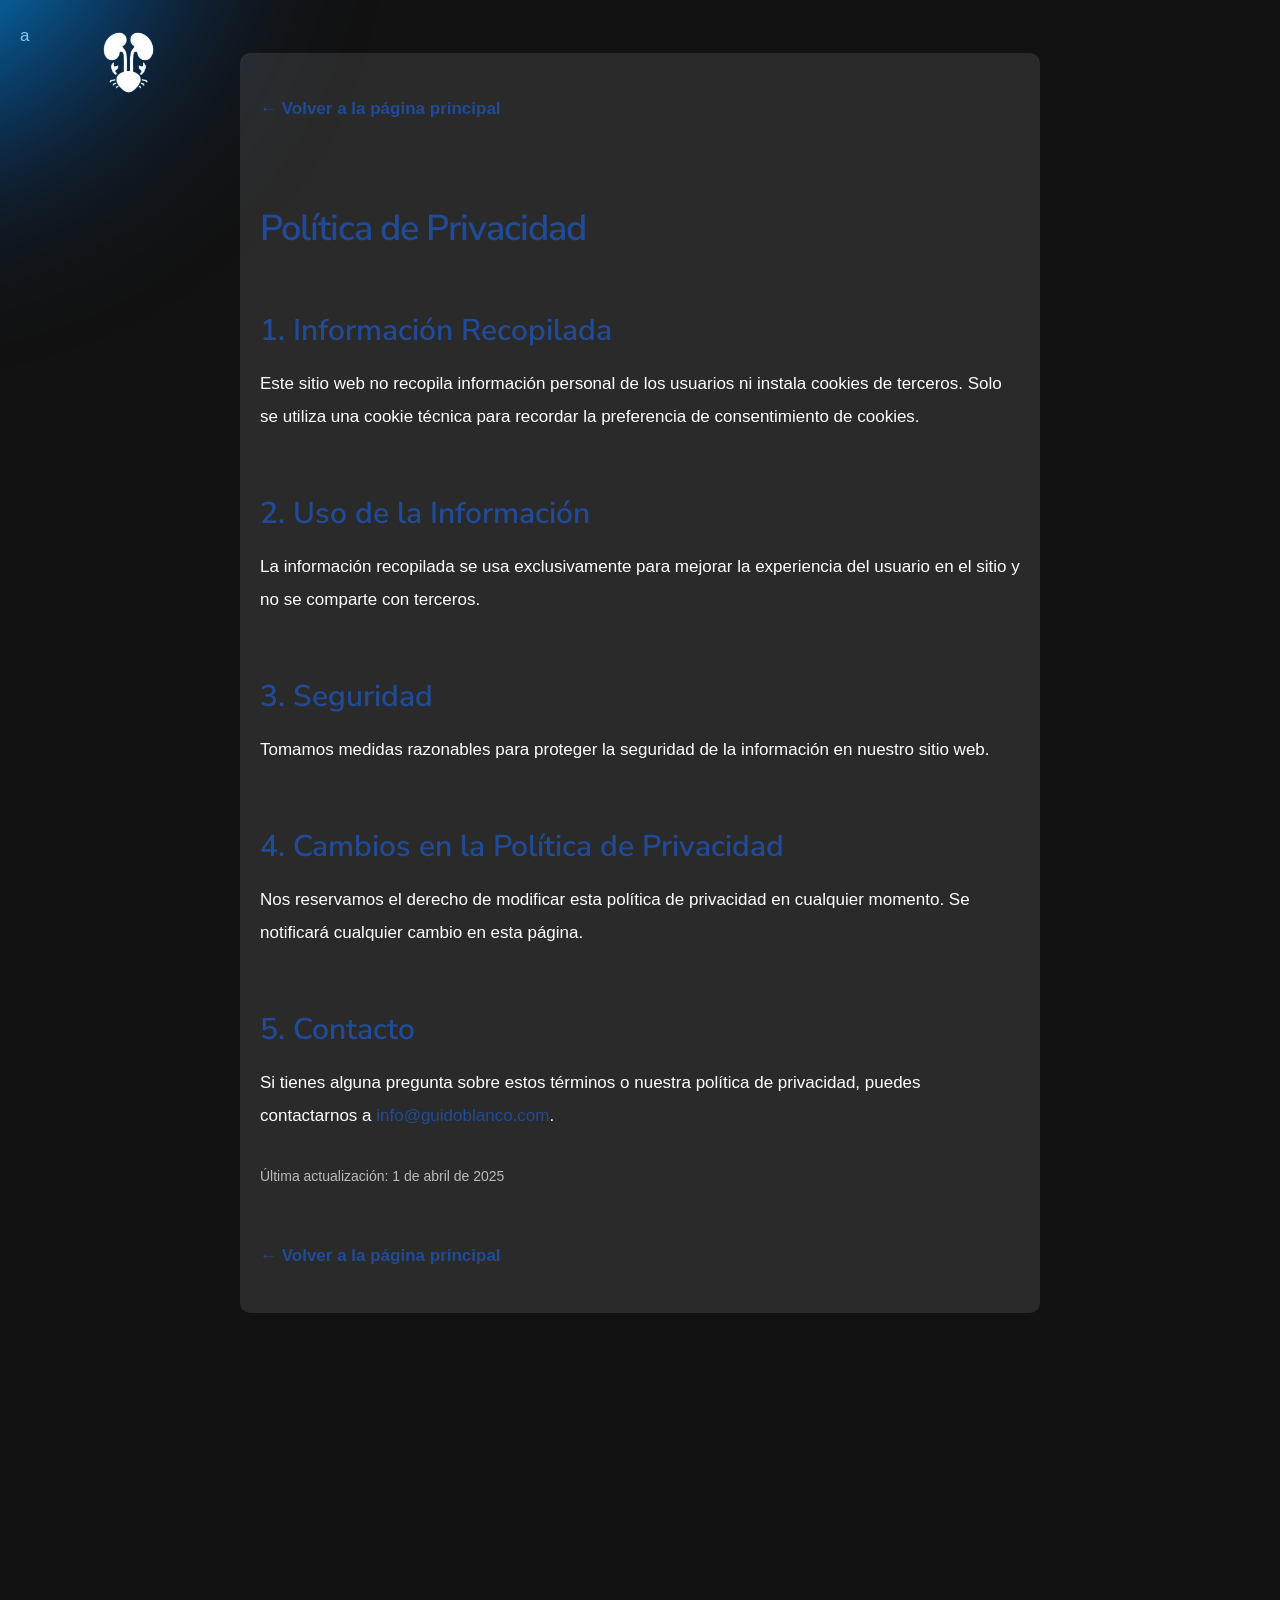
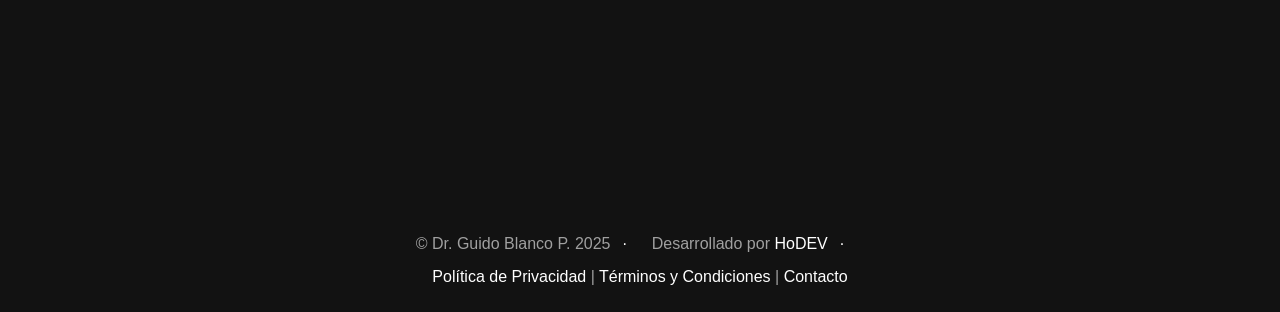
<file: Privacy.html>
a <!DOCTYPE html>
<html class="no-js" lang="es">
<head>
    <!--- basic page needs
    ================================================== -->
    <meta charset="UTF-8">
    <title>Política de Privacidad | Dr. Guido Blanco P.</title>
    <meta name="description" content="Política de privacidad del Dr. Guido Blanco P., especialista en cirugía de columna vertebral y escoliosis en La Paz, Bolivia. Información sobre el manejo de datos personales.">
    <meta name="keywords" content="política de privacidad, Dr. Guido Blanco, protección de datos, privacidad médica, La Paz, Bolivia">
    <meta name="author" content="HO dev">
    
    <link rel="canonical" href="https://www.guidoblanco.com/privacy.html" />

    <!-- Open Graph / Facebook -->
    <meta property="og:type" content="website">
    <meta property="og:url" content="https://www.guidoblanco.com/privacy.html">
    <meta property="og:title" content="Política de Privacidad | Dr. Guido Blanco P.">
    <meta property="og:description" content="Política de privacidad del Dr. Guido Blanco P., especialista en cirugía de columna vertebral y escoliosis en La Paz, Bolivia.">
    <meta property="og:image" content="https://www.guidoblanco.com/images/og-image.jpg">

    <!-- mobile specific metas
    ================================================== -->
    <meta name="viewport" content="width=device-width, initial-scale=1.0">

    <!-- CSS
    ================================================== -->
    <link rel="stylesheet" href="css/base.css">
    <link rel="stylesheet" href="css/vendor.css">
    <link rel="stylesheet" href="css/main.css">

    <!-- script
    ================================================== -->
    <script src="js/modernizr.js"></script>

    <!-- favicons
    ================================================== -->
    <link rel="shortcut icon" href="icon.png" type="image/x-icon">
    <link rel="icon" href="icon.png" type="image/x-icon">
    
    <style>
        body {
            background-color: #121212;
            color: white;
            font-family: Arial, sans-serif;
            text-align: left;
            padding: 20px;
        }
        .container {
            max-width: 800px;
            margin: auto;
            padding: 20px;
            border-radius: 10px;
            background: rgba(255, 255, 255, 0.1);
        }
        h1, h2 {
            color: #214b97;
        }
        .date {
            font-size: 14px;
            color: #bbb;
        }
        .back-link {
            display: inline-block;
            margin: 20px 0;
            color: #214b97;
            text-decoration: none;
            font-weight: bold;
        }
        .back-link:hover {
            text-decoration: underline;
        }
    </style>
</head>
<body>
    <!-- header
    ================================================== -->
    <header class="s-header">
        <div class="header-logo">
            <a class="site-logo" href="index.html">
                <img src="icon.png" alt="Dr. Guido Blanco P.">
            </a>
        </div>
    </header>

    <div class="container">
        <a href="index.html" class="back-link">← Volver a la página principal</a>

        <h1>Política de Privacidad</h1>
        <h2>1. Información Recopilada</h2>
        <p>Este sitio web no recopila información personal de los usuarios ni instala cookies de terceros. Solo se utiliza una cookie técnica para recordar la preferencia de consentimiento de cookies.</p>

        <h2>2. Uso de la Información</h2>
        <p>La información recopilada se usa exclusivamente para mejorar la experiencia del usuario en el sitio y no se comparte con terceros.</p>

        <h2>3. Seguridad</h2>
        <p>Tomamos medidas razonables para proteger la seguridad de la información en nuestro sitio web.</p>

        <h2>4. Cambios en la Política de Privacidad</h2>
        <p>Nos reservamos el derecho de modificar esta política de privacidad en cualquier momento. Se notificará cualquier cambio en esta página.</p>

        <h2>5. Contacto</h2>
        <p>Si tienes alguna pregunta sobre estos términos o nuestra política de privacidad, puedes contactarnos a <a href="mailto:info@guidoblanco.com">info@guidoblanco.com</a>.</p>
        <p class="date">Última actualización: 1 de abril de 2025</p>
        
        <a href="index.html" class="back-link">← Volver a la página principal</a>
    </div>

    <!-- footer
    ================================================== -->
    <footer>
        <div class="row">
            <div class="col-full ss-copyright">
                <span>© Dr. Guido Blanco P. 2025</span> 
                <span>Desarrollado por <a href="https://www.hodev.com/">HoDEV</a></span>
                <br>
                <span class="footer-links">
                    <a href="privacy.html">Política de Privacidad</a> | 
                    <a href="terms-of-service.html">Términos y Condiciones</a> |
                    <a href="contact.html">Contacto</a>
                </span>
            </div>
        </div>
    </footer>

    <!-- Java Script
    ================================================== -->
    <script src="js/jquery-3.2.1.min.js"></script>
    <script src="js/plugins.js"></script>
    <script src="js/main.js"></script>
</body>
</html>
</file>
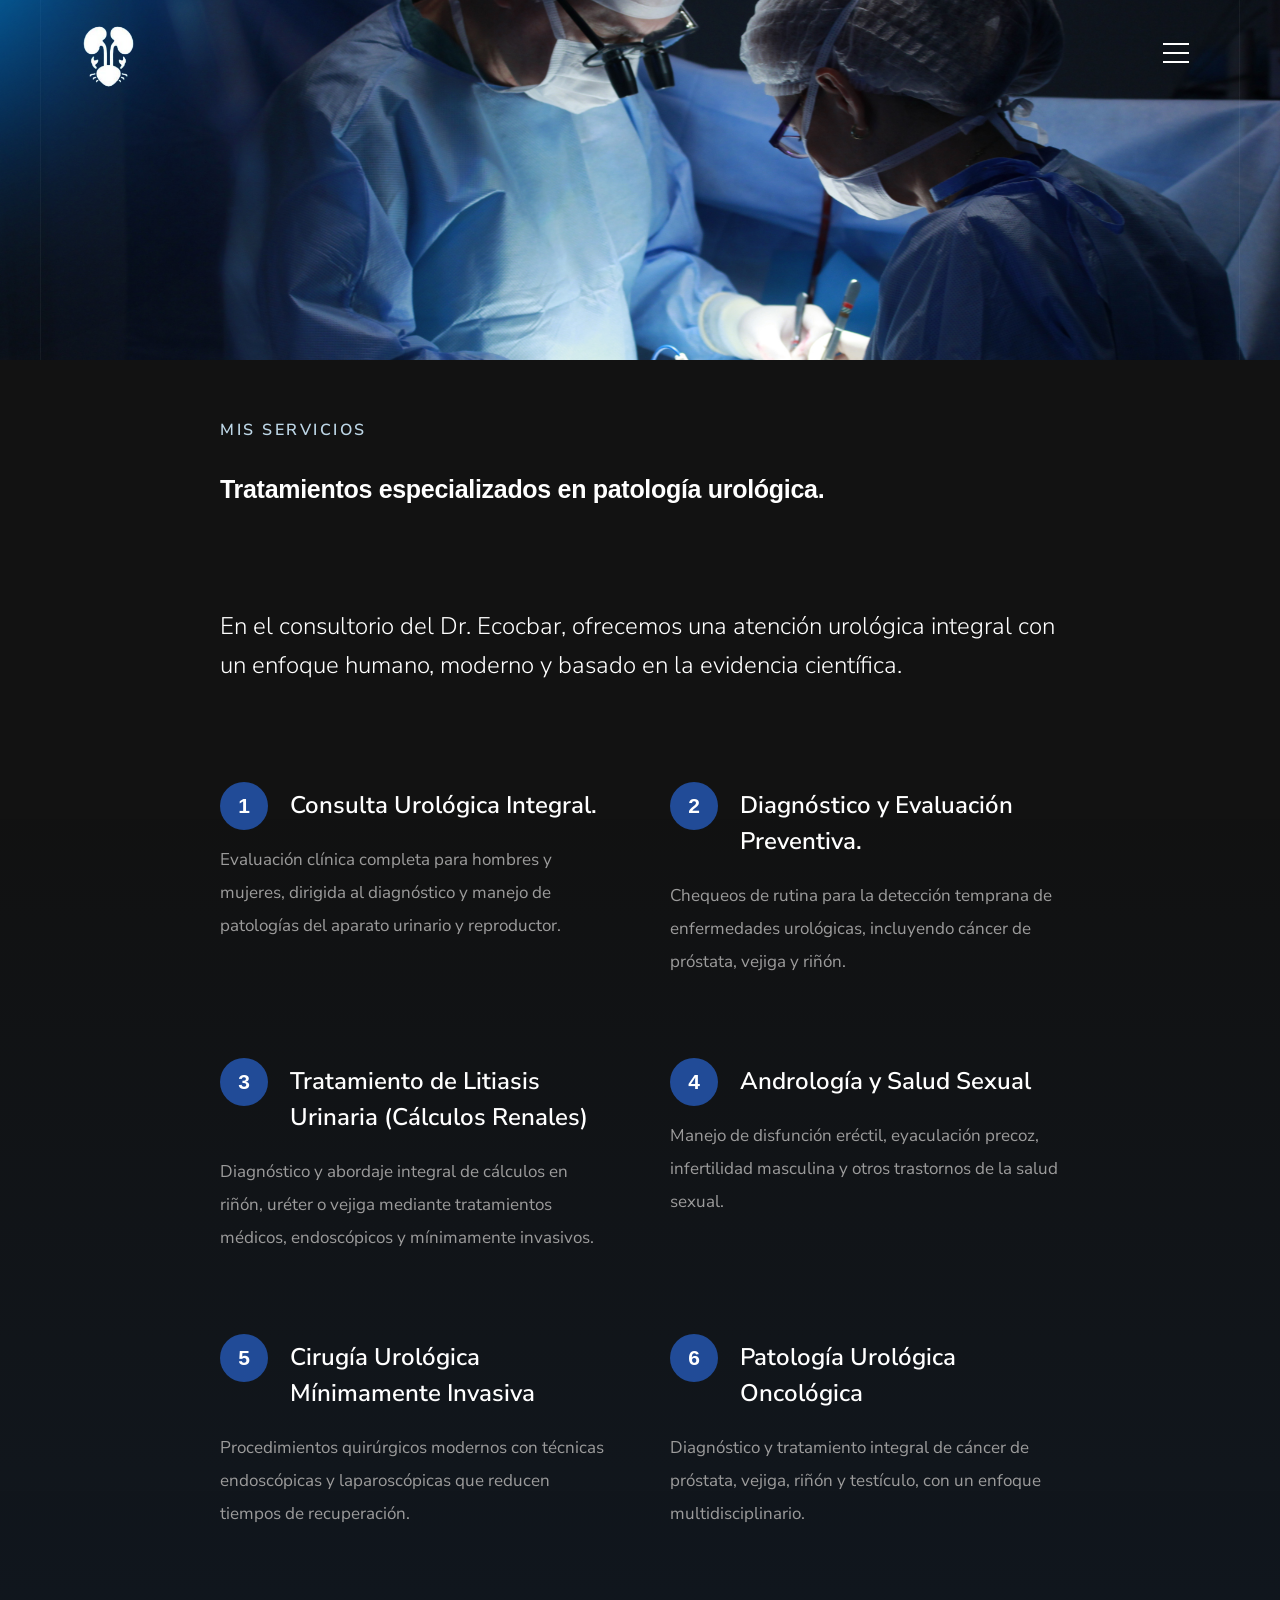
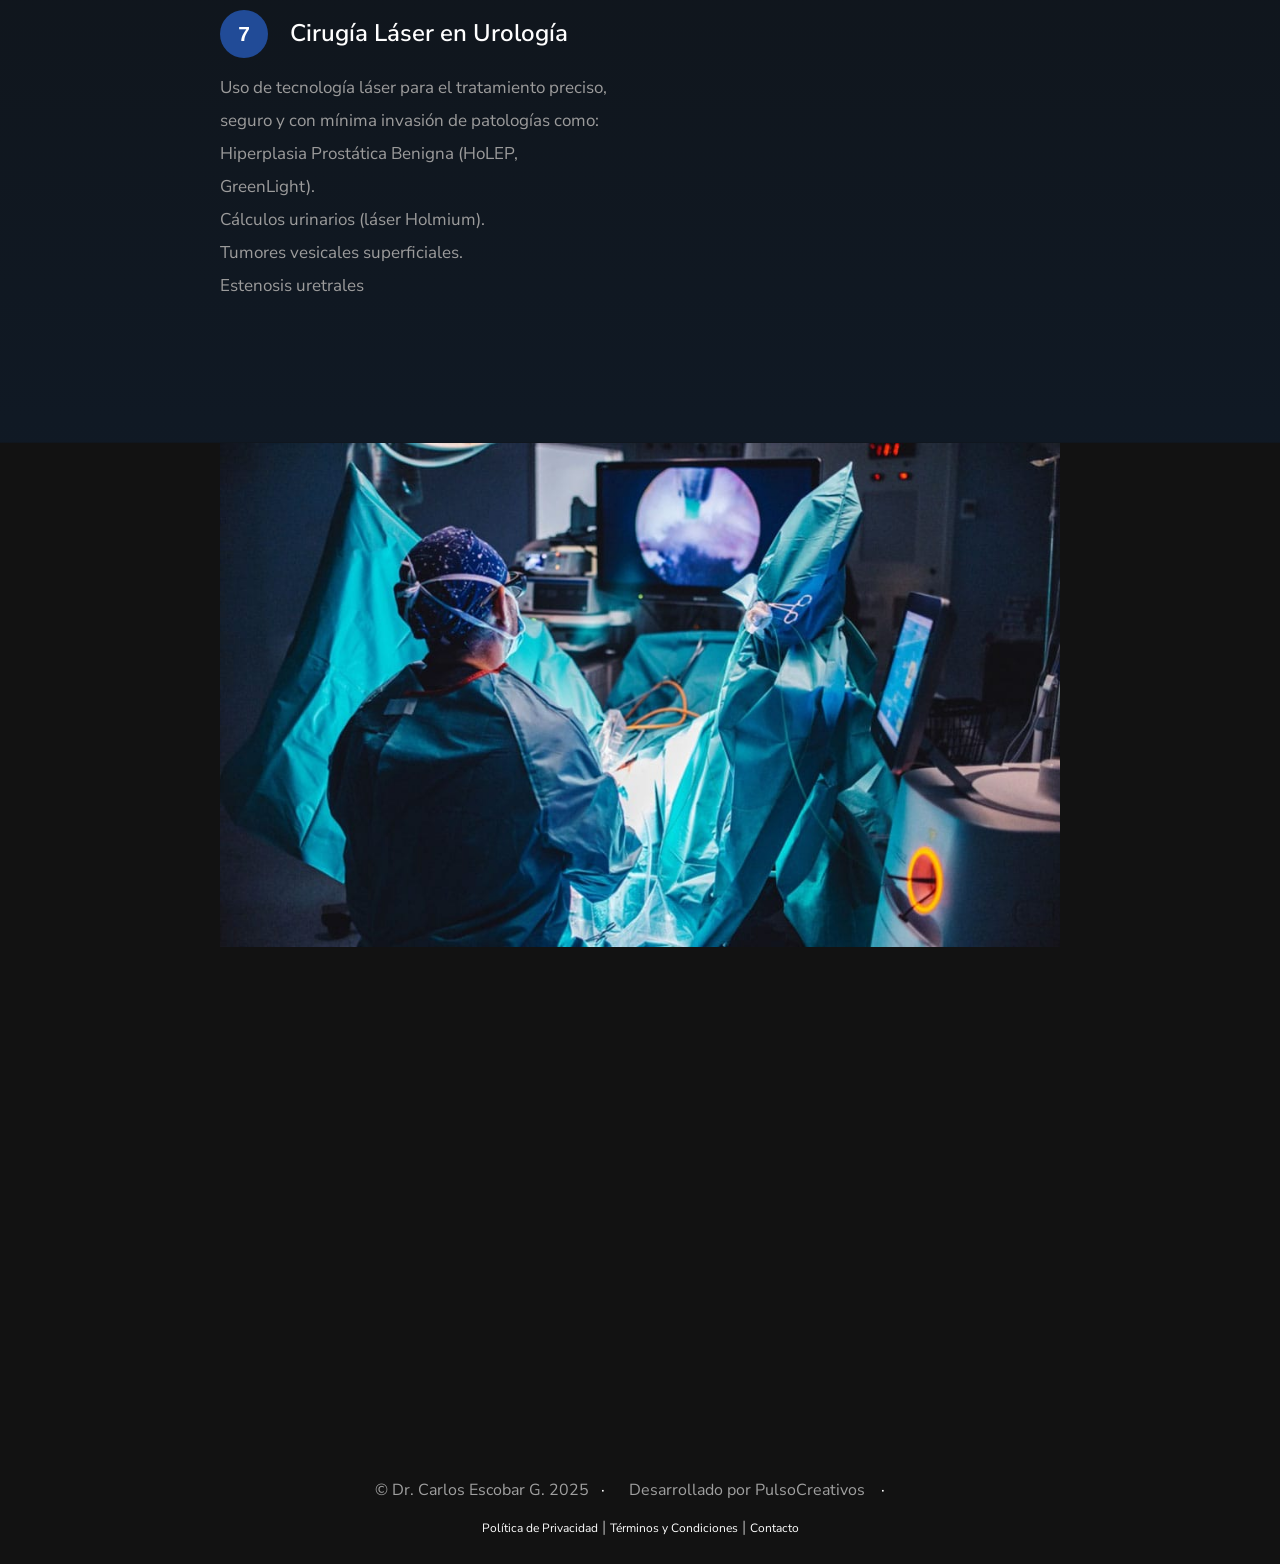
<file: services.html>
<!DOCTYPE html>
<html class="no-js" lang="es">
<head>

    <!--- basic page needs
    ================================================== -->
    <meta charset="utf-8">
    <title>Dr.Carlos Escobar | Urólogo | Servicios</title>
    <meta name="description" content="Servicios especializados en cirugía de columna y corrección de escoliosis por el Dr. Carlos Escobar G. Tratamientos avanzados y técnicas mínimamente invasivas para problemas de espalda, hernias de disco y deformidades vertebrales en La Paz, Bolivia.">
    <meta name="keywords" content="servicios médicos, cirugía de columna, escoliosis, hernias de disco, dolor de espalda, deformidades vertebrales, La Paz, Bolivia, técnicas mínimamente invasivas, bloqueos radiculares, microdiscectomía">
    <meta name="author" content="HO dev">
    
    <link rel="canonical" href="https://www.CarlosEscobar.com/services.html" />

    <!-- Open Graph / Facebook -->
    <meta property="og:type" content="website">
    <meta property="og:url" content="https://www.CarlosEscobar.com/services.html">
    <meta property="og:title" content="Dr. Carlos Escobar G. | Servicios Especializados en Cirugía de Columna">
    <meta property="og:description" content="Servicios especializados en cirugía de columna y corrección de escoliosis. Tratamientos avanzados para problemas de espalda y deformidades vertebrales en La Paz, Bolivia.">
    <meta property="og:image" content="https://www.CarlosEscobar.com/images/og-image.jpg">

    <!-- Twitter -->
    <meta property="twitter:card" content="summary_large_image">
    <meta property="twitter:url" content="https://www.CarlosEscobar.com/services.html">
    <meta property="twitter:title" content="Dr. Carlos Escobar G. | Servicios Especializados en Cirugía de Columna">
    <meta property="twitter:description" content="Servicios especializados en cirugía de columna y corrección de escoliosis. Tratamientos avanzados para problemas de espalda y deformidades vertebrales en La Paz, Bolivia.">
    <meta property="twitter:image" content="https://www.CarlosEscobar.com/images/og-image.jpg">

    <!-- Theme color for Android and PWAs -->
    <meta name="theme-color" content="#214b97">
    
    <!-- Status bar color for iOS Safari -->
    <meta name="apple-mobile-web-app-capable" content="yes">
    <meta name="apple-mobile-web-app-status-bar-style" content="black-translucent">
    <meta name="apple-mobile-web-app-title" content="Dr. Carlos Escobar">

    <!-- mobile specific metas
    ================================================== -->
    <meta name="viewport" content="width=device-width, initial-scale=1, maximum-scale=1">

    <!-- CSS
    ================================================== -->
    <link rel="stylesheet" href="css/base.css">
    <link rel="stylesheet" href="css/vendor.css">
    <link rel="stylesheet" href="css/main.css">

    <!-- script
    ================================================== -->
    <script src="js/modernizr.js"></script>

    <!-- favicons
    ================================================== -->
    <link rel="shortcut icon" href="icon.png" type="image/x-icon">
    <link rel="icon" href="icon.png" type="image/x-icon">

    <!-- Schema.org structured data for Doctor -->
    <script type="application/ld+json">
        {
          "@context": "https://schema.org",
          "@type": "Physician",
          "name": "Dr. Carlos Escobar G.",
          "image": "https://www.CarlosEscobar.com/images/og-image.jpg",
          "description": "Especialista en cirugía de corrección de escoliosis y deformidades de la columna vertebral",
          "medicalSpecialty": ["Ortopedia", "Cirugía de Columna", "Escoliosis"],
          "address": {
            "@type": "PostalAddress",
            "streetAddress": "Miraflores, Calle República Dominicana, Edificio Medical Center",
            "addressLocality": "La Paz",
            "addressCountry": "Bolivia"
          },
          "telephone": "+59178853110",
          "email": "info@CarlosEscobar.com",
          "url": "https://www.CarlosEscobar.com",
          "openingHoursSpecification": [
            {
              "@type": "OpeningHoursSpecification",
              "dayOfWeek": ["Monday", "Tuesday", "Wednesday", "Thursday", "Friday"],
              "opens": "09:00",
              "closes": "18:00"
            }
          ],
          "sameAs": [
            "https://www.facebook.com/profile.php?id=100082981796517",
            "https://www.instagram.com/drCarlosEscobar/"
          ],
          "makesOffer": [
            {
              "@type": "Offer",
              "itemOffered": {
                "@type": "MedicalProcedure",
                "name": "Tratamiento sin cirugía de la columna",
                "procedureType": "http://schema.org/TherapeuticProcedure"
              }
            },
            {
              "@type": "Offer",
              "itemOffered": {
                "@type": "MedicalProcedure",
                "name": "Técnicas Mínimamente Invasivas",
                "procedureType": "http://schema.org/SurgicalProcedure"
              }
            },
            {
              "@type": "Offer",
              "itemOffered": {
                "@type": "MedicalProcedure",
                "name": "Cirugía de Columna Vertebral",
                "procedureType": "http://schema.org/SurgicalProcedure"
              }
            },
            {
              "@type": "Offer",
              "itemOffered": {
                "@type": "MedicalProcedure",
                "name": "Cirugía de las Deformidades De Columna",
                "procedureType": "http://schema.org/SurgicalProcedure"
              }
            }
          ]
        }
    </script>

</head>

<body id="top">
    
    <!-- preloader
    ================================================== -->
    <div id="preloader">
        <div id="loader" class="dots-jump">
            <div></div>
            <div></div>
            <div></div>
        </div>
    </div>

    <!-- header
    ================================================== -->
    <header class="s-header">

        <div class="header-logo">
            <a class="site-logo" href="index.html">
                <img src="icon.png" alt="Inicio">
            </a>
        </div> <!-- end header-logo -->

        <nav class="header-nav">

            <a href="#0" class="header-nav__close" title="close"><span>Cerrar</span></a>

            <h3>Menú</h3>

            <div class="header-nav__content">
                
                <ul class="header-nav__list">
                    <li><a href="index.html">Inicio</a></li>
                    <li><a href="about.html">Acerca del Dr. Carlos Escobar G.</a></li>                    
                    <li><a href="patologias.html">Patologías urológicas</a></li>
                    <li><a href="services.html">Servicios especializados</a></li>
                    <li><a href="casos-clinicos.html">Casos Clínicos</a></li>
                    <li><a href="noticias.html">Noticias</a></li>
                    <li><a href="contact.html">Contacto</a></li>
                </ul>
    
                <p>Con años de experiencia en cirugía de columna mi compromiso es ofrecer tratamientos de vanguardia para mejorar la calidad de vida de mis pacientes.</p>
    
                <ul class="header-nav__social">
                    <li>
                        <a href="https://www.facebook.com/drcarlosescobarurologo" target="_blank"><i class="fab fa-facebook-f" aria-hidden="true"></i><span></span></a>
                    </li>
                    <li>
                        <a href="https://wa.me/59175518638?text=Hola%20Dr.%20Escobar%2C%20me%20gustar%C3%ADa%20agendar%20una%20consulta" target="_blank"><i class="fab fa-whatsapp" aria-hidden="true"></i><span></span></a>
                    </li>
                    <li>
                        <a href="https://www.instagram.com/uro.escobar/" target="_blank"><i class="fab fa-instagram" aria-hidden="true"></i><span></span></a>
                    </li>            
                    <li>
                        <a href="https://maps.app.goo.gl/Zg1inuT11WeSQRjWA" target="_blank"><i class="fas fa-map-marker-alt" aria-hidden="true"></i><span></span></a>
                    </li>
                    
                </ul>

            </div> <!-- end header-nav__content -->

        </nav> <!-- end header-nav -->

        <a class="header-menu-toggle" href="#0">
            <span class="header-menu-icon"></span>
        </a>

    </header> <!-- end s-header -->

    <!-- hero
    ================================================== -->
    <section class="s-hero" data-parallax="scroll" data-image-src="images/slide-042.png" data-natural-width=4000 data-natural-height=2000 data-position-y=center style="width: 100%; height: 40vh;">
        <div class="grid-overlay2">
            <div></div>
        </div>

        <div class="hero-content">
            <div class="row">
                
            </div>
        </div>
    </section> <!-- end s-hero -->

    <!-- services
    ================================================== -->
    <section id="services" class="s-services target-section">

        <div class="row section-header bit-narrow" data-aos="fade-up">
            <div class="col-full">
                <h3 class="subhead">Mis Servicios</h3>
                <h1 class="display-1">
                    Tratamientos especializados en patología urológica.
                </h1>
            </div>
        </div> <!-- end section-header -->

        <div class="row bit-narrow" data-aos="fade-up">
            <div class="col-full">
                <p class="lead">
                    En el consultorio del Dr. Ecocbar, ofrecemos una atención urológica integral con un enfoque humano, moderno y basado en la evidencia científica.
                </p>
            </div>
        </div> <!-- end services-desc -->

        <div class="row bit-narrow">
                
            <div class="about-process process block-1-2 block-tab-full">

                <div class="col-block item-process" data-aos="fade-up">
                    <div class="item-process__text">
                        <h4 class="item-title">Consulta Urológica Integral.</h4>
                        <p>
                            Evaluación clínica completa para hombres y mujeres, dirigida al diagnóstico y manejo de patologías del aparato urinario y reproductor.
                        </p>
                        
                    </div>
                </div>

                <div class="col-block item-process" data-aos="fade-up">
                    <div class="item-process__text">
                        <h4 class="item-title">Diagnóstico y Evaluación Preventiva.</h4>
                        <p>
                            Chequeos de rutina para la detección temprana de enfermedades urológicas, incluyendo cáncer de próstata, vejiga y riñón.

                        </p>
                    </div>
                </div>

                <div class="col-block item-process" data-aos="fade-up">
                    <div class="item-process__text">
                        <h4 class="item-title">Tratamiento de Litiasis Urinaria (Cálculos Renales)</h4>
                        <p>
                           Diagnóstico y abordaje integral de cálculos en riñón, uréter o vejiga mediante tratamientos médicos, endoscópicos y mínimamente invasivos.

                        </p>
                    </div>
                </div>

                <div class="col-block item-process" data-aos="fade-up">
                    <div class="item-process__text">
                        <h4 class="item-title">Andrología y Salud Sexual</h4>
                        <p>
                            Manejo de disfunción eréctil, eyaculación precoz, infertilidad masculina y otros trastornos de la salud sexual.

                        </p>
                    </div>
                </div>

                <div class="col-block item-process" data-aos="fade-up">
                    <div class="item-process__text">
                        <h4 class="item-title">Cirugía Urológica Mínimamente Invasiva</h4>
                        <p>
                            Procedimientos quirúrgicos modernos con técnicas endoscópicas y laparoscópicas que reducen tiempos de recuperación.

                        </p>
                    </div>
                </div>

                <div class="col-block item-process" data-aos="fade-up">
                    <div class="item-process__text">
                        <h4 class="item-title">Patología Urológica Oncológica</h4>
                        <p>
                            Diagnóstico y tratamiento integral de cáncer de próstata, vejiga, riñón y testículo, con un enfoque multidisciplinario.

                        </p>
                    </div>
                </div>

                <div class="col-block item-process" data-aos="fade-up">
                    <div class="item-process__text">
                        <h4 class="item-title">Cirugía Láser en Urología</h4>
                        <p>
                            Uso de tecnología láser para el tratamiento preciso, seguro y con mínima invasión de patologías como:<br>

Hiperplasia Prostática Benigna (HoLEP, GreenLight).<br>
Cálculos urinarios (láser Holmium).<br>
Tumores vesicales superficiales.<br>
Estenosis uretrales<br>

                        </p>
                    </div>
                </div>

                

            </div> <!-- end process -->

        </div> <!-- end row -->

    </section> <!-- end s-services -->

    <div class="row bit-narrow">
        <div class="col-full">
            <img src="images/laser.jpg" alt="Imagen de láser urológico" class="img-responsive">
        </div>
    </div>

    <!-- footer
    ================================================== -->
    <footer>
        <div class="row">
            <div class="col-full ss-copyright">
                <span>© Dr. Carlos Escobar G. 2025</span> 
                <span>Desarrollado por PulsoCreativos </a></span>
                <br>
                <span class="footer-links">
                    <a href="privacy.html">Política de Privacidad</a> | 
                    <a href="terms-of-service.html">Términos y Condiciones</a> |
                    <a href="contact.html">Contacto</a>
                </span>
            </div>
        </div>
    </footer>
    
    <style>
        .footer-links {
            font-size: 0.4rem;
            display: block;
            margin-top: 5px;
        }
        .footer-links a {
            font-size: 1.2rem;
        }
        
        @media (max-width: 600px) {
            .footer-links a {
                font-size: 1rem;
                text-align: center;
            }
        }
    </style>
    
    <!-- Java Script
    ================================================== -->
    <script src="js/jquery-3.2.1.min.js"></script>
    <script src="js/plugins.js"></script>
    <script src="js/main.js"></script>

</body>
</html>
</file>
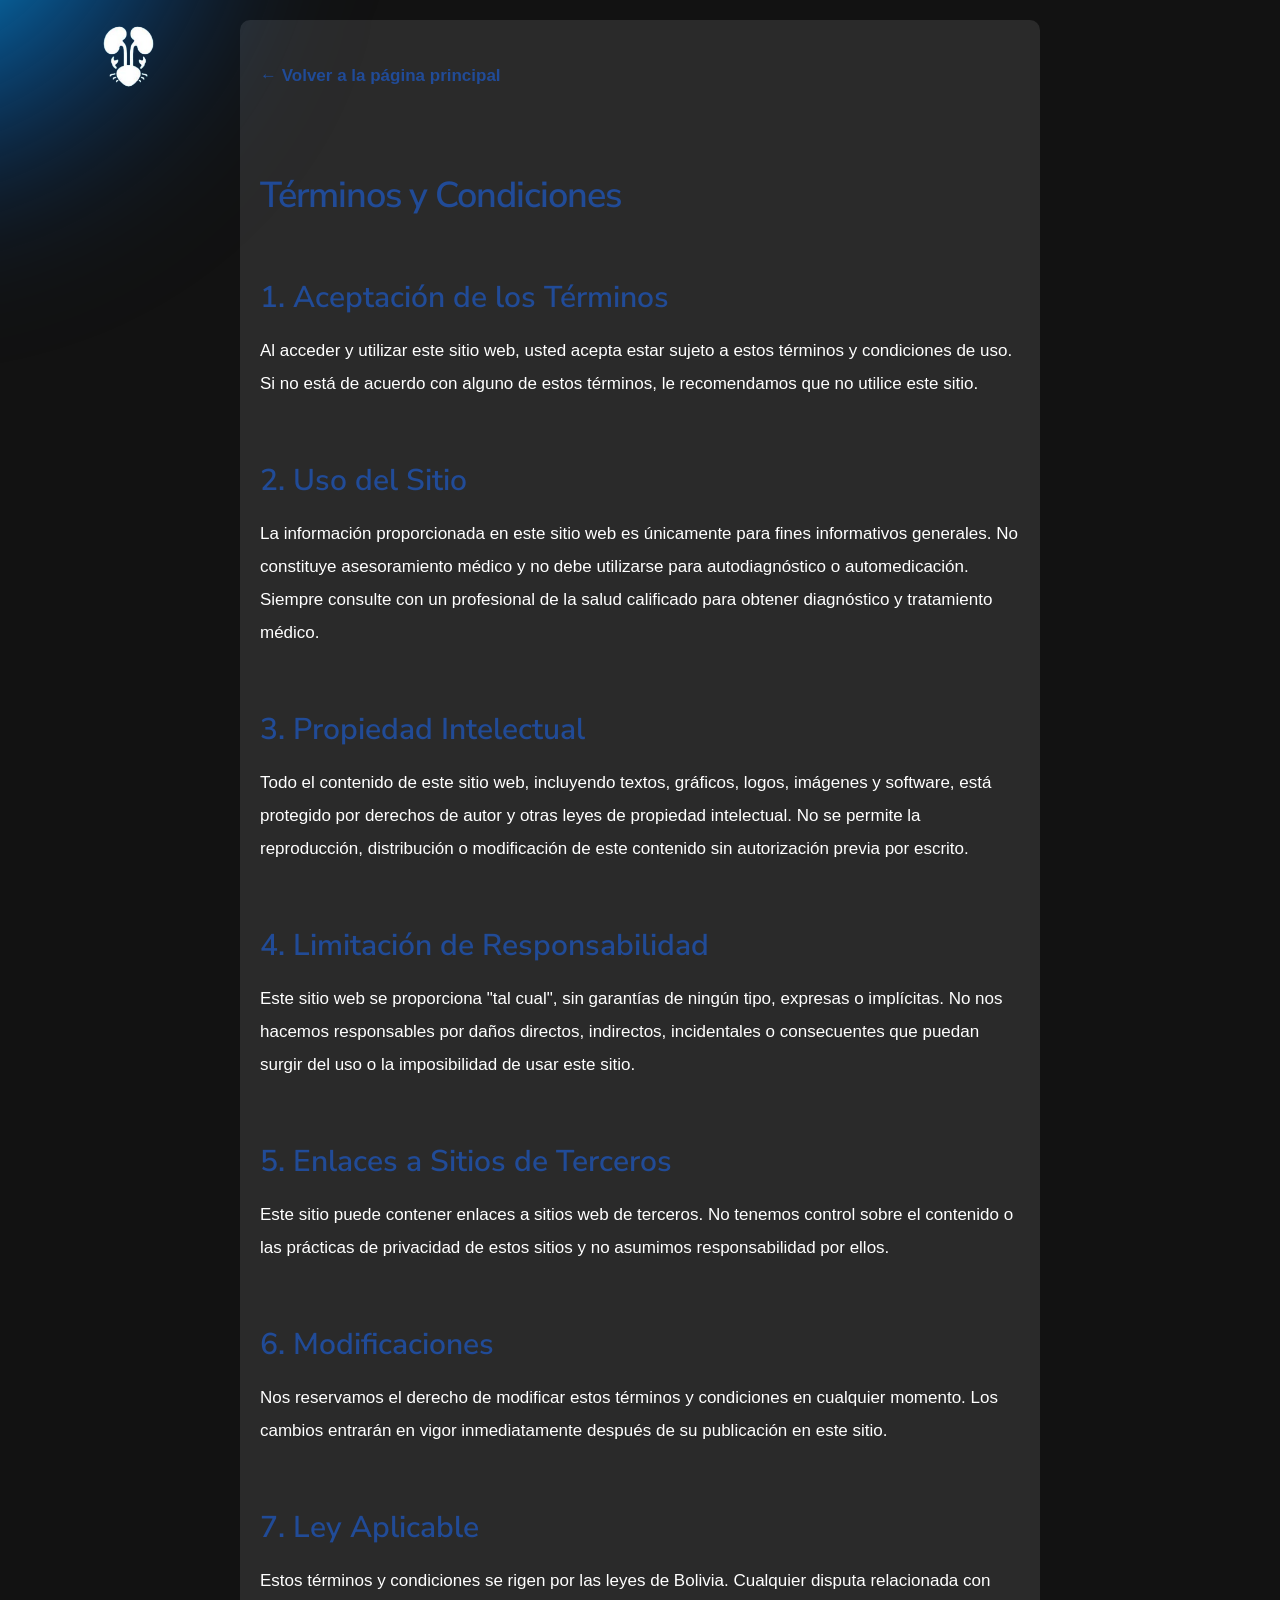
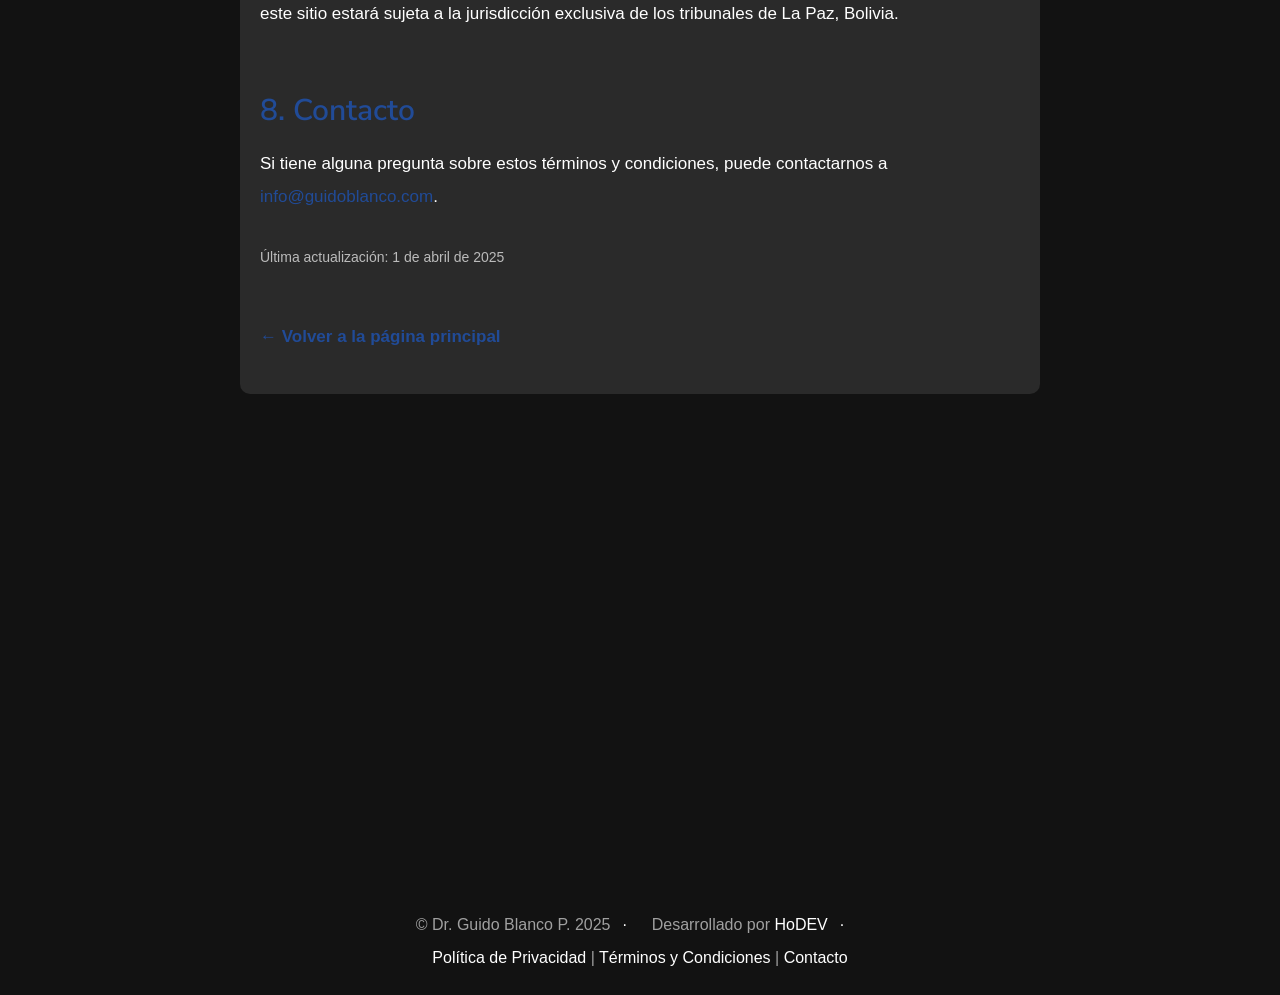
<file: terms-of-service.html>
<!DOCTYPE html>
<html class="no-js" lang="es">
<head>
    <!--- basic page needs
    ================================================== -->
    <meta charset="UTF-8">
    <title>Términos y Condiciones | Dr. Guido Blanco P.</title>
    <meta name="description" content="Términos y condiciones de uso del sitio web del Dr. Guido Blanco P., especialista en cirugía de columna vertebral y escoliosis en La Paz, Bolivia.">
    <meta name="keywords" content="términos y condiciones, Dr. Guido Blanco, términos de uso, condiciones legales, La Paz, Bolivia">
    <meta name="author" content="HO dev">
    
    <link rel="canonical" href="https://www.guidoblanco.com/terms-of-service.html" />

    <!-- Open Graph / Facebook -->
    <meta property="og:type" content="website">
    <meta property="og:url" content="https://www.guidoblanco.com/terms-of-service.html">
    <meta property="og:title" content="Términos y Condiciones | Dr. Guido Blanco P.">
    <meta property="og:description" content="Términos y condiciones de uso del sitio web del Dr. Guido Blanco P., especialista en cirugía de columna vertebral y escoliosis en La Paz, Bolivia.">
    <meta property="og:image" content="https://www.guidoblanco.com/images/og-image.jpg">

    <!-- mobile specific metas
    ================================================== -->
    <meta name="viewport" content="width=device-width, initial-scale=1.0">

    <!-- CSS
    ================================================== -->
    <link rel="stylesheet" href="css/base.css">
    <link rel="stylesheet" href="css/vendor.css">
    <link rel="stylesheet" href="css/main.css">

    <!-- script
    ================================================== -->
    <script src="js/modernizr.js"></script>

    <!-- favicons
    ================================================== -->
    <link rel="shortcut icon" href="icon.png" type="image/x-icon">
    <link rel="icon" href="icon.png" type="image/x-icon">
    
    <style>
        body {
            background-color: #121212;
            color: white;
            font-family: Arial, sans-serif;
            text-align: left;
            padding: 20px;
        }
        .container {
            max-width: 800px;
            margin: auto;
            padding: 20px;
            border-radius: 10px;
            background: rgba(255, 255, 255, 0.1);
        }
        h1, h2 {
            color: #214b97;
        }
        .date {
            font-size: 14px;
            color: #bbb;
        }
        .back-link {
            display: inline-block;
            margin: 20px 0;
            color: #214b97;
            text-decoration: none;
            font-weight: bold;
        }
        .back-link:hover {
            text-decoration: underline;
        }
    </style>
</head>
<body>
    <!-- header
    ================================================== -->
    <header class="s-header">
        <div class="header-logo">
            <a class="site-logo" href="index.html">
                <img src="icon.png" alt="Dr. Guido Blanco P.">
            </a>
        </div>
    </header>

    <div class="container">
        <a href="index.html" class="back-link">← Volver a la página principal</a>

        <h1>Términos y Condiciones</h1>
        
        <h2>1. Aceptación de los Términos</h2>
        <p>Al acceder y utilizar este sitio web, usted acepta estar sujeto a estos términos y condiciones de uso. Si no está de acuerdo con alguno de estos términos, le recomendamos que no utilice este sitio.</p>

        <h2>2. Uso del Sitio</h2>
        <p>La información proporcionada en este sitio web es únicamente para fines informativos generales. No constituye asesoramiento médico y no debe utilizarse para autodiagnóstico o automedicación. Siempre consulte con un profesional de la salud calificado para obtener diagnóstico y tratamiento médico.</p>

        <h2>3. Propiedad Intelectual</h2>
        <p>Todo el contenido de este sitio web, incluyendo textos, gráficos, logos, imágenes y software, está protegido por derechos de autor y otras leyes de propiedad intelectual. No se permite la reproducción, distribución o modificación de este contenido sin autorización previa por escrito.</p>

        <h2>4. Limitación de Responsabilidad</h2>
        <p>Este sitio web se proporciona "tal cual", sin garantías de ningún tipo, expresas o implícitas. No nos hacemos responsables por daños directos, indirectos, incidentales o consecuentes que puedan surgir del uso o la imposibilidad de usar este sitio.</p>

        <h2>5. Enlaces a Sitios de Terceros</h2>
        <p>Este sitio puede contener enlaces a sitios web de terceros. No tenemos control sobre el contenido o las prácticas de privacidad de estos sitios y no asumimos responsabilidad por ellos.</p>

        <h2>6. Modificaciones</h2>
        <p>Nos reservamos el derecho de modificar estos términos y condiciones en cualquier momento. Los cambios entrarán en vigor inmediatamente después de su publicación en este sitio.</p>

        <h2>7. Ley Aplicable</h2>
        <p>Estos términos y condiciones se rigen por las leyes de Bolivia. Cualquier disputa relacionada con este sitio estará sujeta a la jurisdicción exclusiva de los tribunales de La Paz, Bolivia.</p>

        <h2>8. Contacto</h2>
        <p>Si tiene alguna pregunta sobre estos términos y condiciones, puede contactarnos a <a href="mailto:info@guidoblanco.com">info@guidoblanco.com</a>.</p>
        
        <p class="date">Última actualización: 1 de abril de 2025</p>
        
        <a href="index.html" class="back-link">← Volver a la página principal</a>
    </div>

    <!-- footer
    ================================================== -->
    <footer>
        <div class="row">
            <div class="col-full ss-copyright">
                <span>© Dr. Guido Blanco P. 2025</span> 
                <span>Desarrollado por <a href="https://www.hodev.com/">HoDEV</a></span>
                <br>
                <span class="footer-links">
                    <a href="privacy.html">Política de Privacidad</a> | 
                    <a href="terms-of-service.html">Términos y Condiciones</a> |
                    <a href="contact.html">Contacto</a>
                </span>
            </div>
        </div>
    </footer>

    <!-- Java Script
    ================================================== -->
    <script src="js/jquery-3.2.1.min.js"></script>
    <script src="js/plugins.js"></script>
    <script src="js/main.js"></script>
</body>
</html>
</file>
<file: css/base.css>
/* =================================================================== 
 *
 *  Dr. Guido Blanco v1
 *  16.03.2025
 *  ------------------------------------------------------------------
 *
 *  TOC:
 *  # imports 
 *  # normalize  
 *  # basic/base setup styles
 *    ## Media
 *    ## Typography resets 
 *    ## links
 *    ## inputs
 *  # grid
 *    ## medium size devices
 *    ## tablets
 *    ## mobile devices
 *    ## small mobile devices
 *  # block grids
 *    ## medium size devices
 *    ## tablets
 *    ## mobile devices
 *  # MISC
 *
 * =================================================================== */


/* ===================================================================
 * # imports 
 *
 * ------------------------------------------------------------------- */
@import url("https://fonts.googleapis.com/css?family=Montserrat:400,500,600,700|Nunito+Sans:300,400,400i,600,600i,700,700i");
@import url("micons/micons.css");
@import url("font-awesome/css/fontawesome-all.css");
@import url("font-awesome/css/fontawesome-all.css");  
 


/* ===================================================================
 * # normalize
 
 *
 * ------------------------------------------------------------------- */
html {
  font-family: sans-serif;
  line-height: 1.15;
  -ms-text-size-adjust: 100%;
  -webkit-text-size-adjust: 100%;
}

body {
  margin: 0;
}

article,
aside,
footer,
header,
nav,
section {
  display: block;
}

h1 {
  font-size: 2em;
  margin: 0.67em 0;
}

figcaption,
figure,
main {
  display: block;
}

figure {
  margin: 1em 40px;
}

hr {
  box-sizing: content-box;
  height: 0;
  overflow: visible;
}

pre {
  font-family: monospace, monospace;
  font-size: 1em;
}

a {
  background-color: transparent;
  -webkit-text-decoration-skip: objects;
}

a:active,
a:hover {
  outline-width: 0;
}

abbr[title] {
  border-bottom: none;
  text-decoration: underline;
  text-decoration: underline dotted;
}

b,
strong {
  font-weight: inherit;
}

b,
strong {
  font-weight: bolder;
}

code,
kbd,
samp {
  font-family: monospace, monospace;
  font-size: 1em;
}

dfn {
  font-style: italic;
}

mark {
  background-color: #ff0;
  color: #000;
}

small {
  font-size: 80%;
}

sub,
sup {
  font-size: 75%;
  line-height: 0;
  position: relative;
  vertical-align: baseline;
}

sub {
  bottom: -0.25em;
}

sup {
  top: -0.5em;
}

audio,
video {
  display: inline-block;
}

audio:not([controls]) {
  display: none;
  height: 0;
}

img {
  border-style: none;
}

svg:not(:root) {
  overflow: hidden;
}

button,
input,
optgroup,
select,
textarea {
  font-family: sans-serif;
  font-size: 100%;
  line-height: 1.15;
  margin: 0;
}

button,
input {
  overflow: visible;
}

button,
select {
  text-transform: none;
}

button,
html [type="button"],
[type="reset"],
[type="submit"] {
  -webkit-appearance: button;
}

button::-moz-focus-inner,
[type="button"]::-moz-focus-inner,
[type="reset"]::-moz-focus-inner,
[type="submit"]::-moz-focus-inner {
  border-style: none;
  padding: 0;
}

button:-moz-focusring,
[type="button"]:-moz-focusring,
[type="reset"]:-moz-focusring,
[type="submit"]:-moz-focusring {
  outline: 1px dotted ButtonText;
}

fieldset {
  border: 1px solid #c0c0c0;
  margin: 0 2px;
  padding: 0.35em 0.625em 0.75em;
}

legend {
  box-sizing: border-box;
  color: inherit;
  display: table;
  max-width: 100%;
  padding: 0;
  white-space: normal;
}

progress {
  display: inline-block;
  vertical-align: baseline;
}

textarea {
  overflow: auto;
}

[type="checkbox"],
[type="radio"] {
  box-sizing: border-box;
  padding: 0;
}

[type="number"]::-webkit-inner-spin-button,
[type="number"]::-webkit-outer-spin-button {
  height: auto;
}

[type="search"] {
  -webkit-appearance: textfield;
  outline-offset: -2px;
}

[type="search"]::-webkit-search-cancel-button,
[type="search"]::-webkit-search-decoration {
  -webkit-appearance: none;
}

::-webkit-file-upload-button {
  -webkit-appearance: button;
  font: inherit;
}

details,
menu {
  display: block;
}

summary {
  display: list-item;
}

canvas {
  display: inline-block;
}

template {
  display: none;
}

[hidden] {
  display: none;
}


/* ===================================================================
 * # basic/base setup styles
 *
 * ------------------------------------------------------------------- */
html {
  font-size: 62.5%;
  box-sizing: border-box;
}

*,
*::before,
*::after {
  box-sizing: inherit;
}

body {
  font-weight: normal;
  line-height: 1;
  word-wrap: break-word;
  text-rendering: optimizeLegibility;
  -webkit-overflow-scrolling: touch;
  -webkit-text-size-adjust: none;
}

body,
input,
button {
  -moz-osx-font-smoothing: grayscale;
  -webkit-font-smoothing: antialiased;
}

/* ------------------------------------------------------------------- 
 * ## Media
 * ------------------------------------------------------------------- */
img,
video {
  max-width: 100%;
  height: auto;
}

/* ------------------------------------------------------------------- 
 * ## Typography resets 
 * ------------------------------------------------------------------- */
div, dl, dt, dd, ul, ol, li, h1, h2, h3, h4, h5, h6, pre, form, p, blockquote, th, td {
  margin: 0;
  padding: 0;
}

h1, h2, h3, h4, h5, h6 {
  -webkit-font-smoothing: auto;
  -webkit-font-smoothing: antialiased;
  -webkit-font-variant-ligatures: common-ligatures;
  -moz-font-variant-ligatures: common-ligatures;
  font-variant-ligatures: common-ligatures;
  text-rendering: optimizeLegibility;
}

em,
i {
  font-style: italic;
  line-height: inherit;
}

strong,
b {
  font-weight: bold;
  line-height: inherit;
}

small {
  font-size: 60%;
  line-height: inherit;
}

ol,
ul {
  list-style: none;
}

li {
  display: block;
}

/* ------------------------------------------------------------------- 
 * ## links
 * ------------------------------------------------------------------- */
a {
  text-decoration: none;
  line-height: inherit;
}

a img {
  border: none;
}

/* ------------------------------------------------------------------- 
 * ## inputs
 * ------------------------------------------------------------------- */
fieldset {
  margin: 0;
  padding: 0;
}

input[type="email"],
input[type="number"],
input[type="search"],
input[type="text"],
input[type="tel"],
input[type="url"],
input[type="password"],
textarea {
  -webkit-appearance: none;
  -moz-appearance: none;
  -ms-appearance: none;
  -o-appearance: none;
  appearance: none;
}


/* ===================================================================
 * # grid
 *
 * ------------------------------------------------------------------- */
.row {
  width: 89%;
  max-width: 1200px;
  margin: 0 auto;
}

.row:after {
  content: "";
  display: table;
  clear: both;
}

.row .row {
  width: auto;
  max-width: none;
  margin-left: -20px;
  margin-right: -20px;
}

/* column blocks
 * -------------------------------------- */
[class*="col-"] {
  float: left;
  padding: 0 20px;
}

[class*="col-"] + [class*="col-"].end {
  float: right;
}

.collapse > [class*="col-"],
[class*="col-"].collapse {
  padding: 0;
}

/* column width classes 
 * -------------------------------------- */
.col-one {
  width: 8.33333%;
}

.col-two,
.col-1-6 {
  width: 16.66667%;
}

.col-three,
.col-1-4 {
  width: 25%;
}

.col-four,
.col-1-3 {
  width: 33.33333%;
}

.col-five {
  width: 41.66667%;
}

.col-six,
.col-1-2 {
  width: 50%;
}

.col-seven {
  width: 58.33333%;
}

.col-eight,
.col-2-3 {
  width: 66.66667%;
}

.col-nine,
.col-3-4 {
  width: 75%;
}

.col-ten,
.col-5-6 {
  width: 83.33333%;
}

.col-eleven {
  width: 91.66667%;
}

.col-twelve,
.col-full {
  width: 100%;
}

/* ------------------------------------------------------------------- 
 * ## medium size devices
 * ------------------------------------------------------------------- */
@media only screen and (max-width:1200px) {
  .row .row {
    margin-left: -15px;
    margin-right: -15px;
  }

  [class*="col-"] {
    padding: 0 15px;
  }

  .md-two,
  .md-1-6 {
    width: 16.66667%;
  }

  .md-one {
    width: 8.33333%;
  }

  .md-three,
  .md-1-4 {
    width: 25%;
  }

  .md-four,
  .md-1-3 {
    width: 33.33333%;
  }

  .md-five {
    width: 41.66667%;
  }

  .md-six,
  .md-1-2 {
    width: 50%;
  }

  .md-seven {
    width: 58.33333%;
  }

  .md-eight,
  .md-2-3 {
    width: 66.66667%;
  }

  .md-nine,
  .md-3-4 {
    width: 75%;
  }

  .md-ten,
  .md-5-6 {
    width: 83.33333%;
  }

  .md-eleven {
    width: 91.66667%;
  }

  .md-twelve,
  .md-full {
    width: 100%;
  }

}

/* ------------------------------------------------------------------- 
 * ## tablets
 * ------------------------------------------------------------------- */
@media only screen and (max-width:800px) {
  .row {
    width: 90%;
  }

  .tab-1-4 {
    width: 25%;
  }

  .tab-1-3 {
    width: 33.33333%;
  }

  .tab-1-2 {
    width: 50%;
  }

  .tab-2-3 {
    width: 66.66667%;
  }

  .tab-3-4 {
    width: 75%;
  }

  .tab-full {
    width: 100%;
  }

  .hide-on-tablet {
    display: none;
  }

}

/* ------------------------------------------------------------------- 
 * ## mobile devices
 * ------------------------------------------------------------------- */
@media only screen and (max-width:600px) {
  .row {
    width: auto;
    padding-left: 25px;
    padding-right: 25px;
  }

  .row .row {
    margin-left: -10px;
    margin-right: -10px;
    padding-left: 0;
    padding-right: 0;
  }

  [class*="col-"] {
    padding: 0 10px;
  }

  .mob-1-4 {
    width: 25%;
  }

  .mob-1-3 {
    width: 33.33333%;
  }

  .mob-1-2 {
    width: 50%;
  }

  .mob-2-3 {
    width: 66.66667%;
  }

  .mob-3-4 {
    width: 75%;
  }

  .mob-full {
    width: 100%;
  }

  .hide-on-mobile {
    display: none;
  }

}

/* ------------------------------------------------------------------- 
 * ## small mobile devices
 * ------------------------------------------------------------------- */

/* stack columns on small mobile devices
 * ------------------------------------------------------------------- */
@media only screen and (max-width:400px) {
  .row .row {
    margin-left: 0;
    margin-right: 0;
  }

  [class*="col-"]:not(.col-block) {
    width: 100% !important;
    float: none !important;
    clear: both !important;
    margin-left: 0;
    margin-right: 0;
    padding: 0;
  }

  [class*="col-"] + [class*="col-"].end {
    float: none;
  }

  .stack .col-block {
    width: 100% !important;
    float: none !important;
    clear: both !important;
    margin-left: 0;
    margin-right: 0;
  }

}


/* ===================================================================
 * # block grids
 * ------------------------------------------------------------------- */

/*   Equally-sized columns define at row level
 * ------------------------------------------------------------------- */
[class*="block-"]:after {
  content: "";
  display: table;
  clear: both;
}

.block-1-6 .col-block {
  width: 16.66667%;
}

.block-1-5 .col-block {
  width: 20%;
}

.block-1-4 .col-block {
  width: 25%;
}

.block-1-3 .col-block {
  width: 33.33333%;
}

.block-1-2 .col-block {
  width: 50%;
}

/**
 * Clearing for block grid columns. Allow columns with 
 * different heights to align properly.
 */
.block-1-6 .col-block:nth-child(6n+1),
.block-1-5 .col-block:nth-child(5n+1),
.block-1-4 .col-block:nth-child(4n+1),
.block-1-3 .col-block:nth-child(3n+1),
.block-1-2 .col-block:nth-child(2n+1) {
  clear: both;
}

/* ------------------------------------------------------------------- 
 * ## medium size devices
 * ------------------------------------------------------------------- */
@media only screen and (max-width:1200px) {
  .block-m-1-6 .col-block {
    width: 16.66667%;
  }

  .block-m-1-5 .col-block {
    width: 20%;
  }

  .block-m-1-4 .col-block {
    width: 25%;
  }

  .block-m-1-3 .col-block {
    width: 33.33333%;
  }

  .block-m-1-2 .col-block {
    width: 50%;
  }

  .block-m-full .col-block {
    width: 100%;
    clear: both;
  }

  [class*="block-m-"] .col-block:nth-child(n) {
    clear: none;
  }

  .block-m-1-6 .col-block:nth-child(6n+1),
  .block-m-1-5 .col-block:nth-child(5n+1),
  .block-m-1-4 .col-block:nth-child(4n+1),
  .block-m-1-3 .col-block:nth-child(3n+1),
  .block-m-1-2 .col-block:nth-child(2n+1) {
    clear: both;
  }

}

/* ------------------------------------------------------------------- 
 * ## tablets
 * ------------------------------------------------------------------- */
@media only screen and (max-width:800px) {
  .block-tab-1-6 .col-block {
    width: 16.66667%;
  }

  .block-tab-1-5 .col-block {
    width: 20%;
  }

  .block-tab-1-4 .col-block {
    width: 25%;
  }

  .block-tab-1-3 .col-block {
    width: 33.33333%;
  }

  .block-tab-1-2 .col-block {
    width: 50%;
  }

  .block-tab-full .col-block {
    width: 100%;
    clear: both;
  }

  [class*="block-tab-"] .col-block:nth-child(n) {
    clear: none;
  }

  .block-tab-1-6 .col-block:nth-child(6n+1),
  .block-tab-1-5 .col-block:nth-child(5n+1),
  .block-tab-1-4 .col-block:nth-child(4n+1),
  .block-tab-1-3 .col-block:nth-child(3n+1),
  .block-tab-1-2 .col-block:nth-child(2n+1) {
    clear: both;
  }

}

/* ------------------------------------------------------------------- 
 * ## mobile devices
 * ------------------------------------------------------------------- */
@media only screen and (max-width:600px) {
  .block-mob-1-6 .col-block {
    width: 16.66667%;
  }

  .block-mob-1-5 .col-block {
    width: 20%;
  }

  .block-mob-1-4 .col-block {
    width: 25%;
  }

  .block-mob-1-3 .col-block {
    width: 33.33333%;
  }

  .block-mob-1-2 .col-block {
    width: 50%;
  }

  .block-mob-full .col-block {
    width: 100%;
    clear: both;
  }

  [class*="block-mob-"] .col-block:nth-child(n) {
    clear: none;
  }

  .block-mob-1-6 .col-block:nth-child(6n+1),
  .block-mob-1-5 .col-block:nth-child(5n+1),
  .block-mob-1-4 .col-block:nth-child(4n+1),
  .block-mob-1-3 .col-block:nth-child(3n+1),
  .block-mob-1-2 .col-block:nth-child(2n+1) {
    clear: both;
  }

}


/* ===================================================================
 * # MISC
 *
 * ------------------------------------------------------------------- */
.group:after {
  content: "";
  display: table;
  clear: both;
}

/* Misc Helper Styles
 * -------------------------------------- */
.is-hidden {
  display: none;
}

.is-invisible {
  visibility: hidden;
}

.antialiased {
  -webkit-font-smoothing: antialiased;
  -moz-osx-font-smoothing: grayscale;
}

.overflow-hidden {
  overflow: hidden;
}

.remove-bottom {
  margin-bottom: 0;
}

.half-bottom {
  margin-bottom: 1.5rem !important;
}

.add-bottom {
  margin-bottom: 3rem !important;
}

.no-border {
  border: none;
}

.full-width {
  width: 100%;
}

.text-center {
  text-align: center;
}

.text-left {
  text-align: left;
}

.text-right {
  text-align: right;
}

.pull-left {
  float: left;
}

.pull-right {
  float: right;
}

.align-center {
  margin-left: auto;
  margin-right: auto;
  text-align: center;
}
</file>
<file: css/vendor.css>
/* =================================================================== 
 *
 *  Dr. Guido Blanco v1
 *  16.03.2025
 *  ------------------------------------------------------------------
 *
 *  TOC:
 *  # animate on scroll
 *  # slick slider
 *  # lity
 *  # PhotoSwipe main CSS
 *  # PhotoSwipe Skin
 *
 * =================================================================== */


/* ===================================================================
 * # animate on scroll 
 * https://michalsnik.github.io/aos/
 * ------------------------------------------------------------------- */
[data-aos][data-aos][data-aos-duration='50'],
body[data-aos-duration='50'] [data-aos] {
  transition-duration: 50ms;
}

[data-aos][data-aos][data-aos-delay='50'],
body[data-aos-delay='50'] [data-aos] {
  transition-delay: 0;
}

[data-aos][data-aos][data-aos-delay='50'].aos-animate,
body[data-aos-delay='50'] [data-aos].aos-animate {
  transition-delay: 50ms;
}

[data-aos][data-aos][data-aos-duration='100'],
body[data-aos-duration='100'] [data-aos] {
  transition-duration: .1s;
}

[data-aos][data-aos][data-aos-delay='100'],
body[data-aos-delay='100'] [data-aos] {
  transition-delay: 0;
}

[data-aos][data-aos][data-aos-delay='100'].aos-animate,
body[data-aos-delay='100'] [data-aos].aos-animate {
  transition-delay: .1s;
}

[data-aos][data-aos][data-aos-duration='150'],
body[data-aos-duration='150'] [data-aos] {
  transition-duration: .15s;
}

[data-aos][data-aos][data-aos-delay='150'],
body[data-aos-delay='150'] [data-aos] {
  transition-delay: 0;
}

[data-aos][data-aos][data-aos-delay='150'].aos-animate,
body[data-aos-delay='150'] [data-aos].aos-animate {
  transition-delay: .15s;
}

[data-aos][data-aos][data-aos-duration='200'],
body[data-aos-duration='200'] [data-aos] {
  transition-duration: .2s;
}

[data-aos][data-aos][data-aos-delay='200'],
body[data-aos-delay='200'] [data-aos] {
  transition-delay: 0;
}

[data-aos][data-aos][data-aos-delay='200'].aos-animate,
body[data-aos-delay='200'] [data-aos].aos-animate {
  transition-delay: .2s;
}

[data-aos][data-aos][data-aos-duration='250'],
body[data-aos-duration='250'] [data-aos] {
  transition-duration: .25s;
}

[data-aos][data-aos][data-aos-delay='250'],
body[data-aos-delay='250'] [data-aos] {
  transition-delay: 0;
}

[data-aos][data-aos][data-aos-delay='250'].aos-animate,
body[data-aos-delay='250'] [data-aos].aos-animate {
  transition-delay: .25s;
}

[data-aos][data-aos][data-aos-duration='300'],
body[data-aos-duration='300'] [data-aos] {
  transition-duration: .3s;
}

[data-aos][data-aos][data-aos-delay='300'],
body[data-aos-delay='300'] [data-aos] {
  transition-delay: 0;
}

[data-aos][data-aos][data-aos-delay='300'].aos-animate,
body[data-aos-delay='300'] [data-aos].aos-animate {
  transition-delay: .3s;
}

[data-aos][data-aos][data-aos-duration='350'],
body[data-aos-duration='350'] [data-aos] {
  transition-duration: .35s;
}

[data-aos][data-aos][data-aos-delay='350'],
body[data-aos-delay='350'] [data-aos] {
  transition-delay: 0;
}

[data-aos][data-aos][data-aos-delay='350'].aos-animate,
body[data-aos-delay='350'] [data-aos].aos-animate {
  transition-delay: .35s;
}

[data-aos][data-aos][data-aos-duration='400'],
body[data-aos-duration='400'] [data-aos] {
  transition-duration: .4s;
}

[data-aos][data-aos][data-aos-delay='400'],
body[data-aos-delay='400'] [data-aos] {
  transition-delay: 0;
}

[data-aos][data-aos][data-aos-delay='400'].aos-animate,
body[data-aos-delay='400'] [data-aos].aos-animate {
  transition-delay: .4s;
}

[data-aos][data-aos][data-aos-duration='450'],
body[data-aos-duration='450'] [data-aos] {
  transition-duration: .45s;
}

[data-aos][data-aos][data-aos-delay='450'],
body[data-aos-delay='450'] [data-aos] {
  transition-delay: 0;
}

[data-aos][data-aos][data-aos-delay='450'].aos-animate,
body[data-aos-delay='450'] [data-aos].aos-animate {
  transition-delay: .45s;
}

[data-aos][data-aos][data-aos-duration='500'],
body[data-aos-duration='500'] [data-aos] {
  transition-duration: .5s;
}

[data-aos][data-aos][data-aos-delay='500'],
body[data-aos-delay='500'] [data-aos] {
  transition-delay: 0;
}

[data-aos][data-aos][data-aos-delay='500'].aos-animate,
body[data-aos-delay='500'] [data-aos].aos-animate {
  transition-delay: .5s;
}

[data-aos][data-aos][data-aos-duration='550'],
body[data-aos-duration='550'] [data-aos] {
  transition-duration: .55s;
}

[data-aos][data-aos][data-aos-delay='550'],
body[data-aos-delay='550'] [data-aos] {
  transition-delay: 0;
}

[data-aos][data-aos][data-aos-delay='550'].aos-animate,
body[data-aos-delay='550'] [data-aos].aos-animate {
  transition-delay: .55s;
}

[data-aos][data-aos][data-aos-duration='600'],
body[data-aos-duration='600'] [data-aos] {
  transition-duration: .6s;
}

[data-aos][data-aos][data-aos-delay='600'],
body[data-aos-delay='600'] [data-aos] {
  transition-delay: 0;
}

[data-aos][data-aos][data-aos-delay='600'].aos-animate,
body[data-aos-delay='600'] [data-aos].aos-animate {
  transition-delay: .6s;
}

[data-aos][data-aos][data-aos-duration='650'],
body[data-aos-duration='650'] [data-aos] {
  transition-duration: .65s;
}

[data-aos][data-aos][data-aos-delay='650'],
body[data-aos-delay='650'] [data-aos] {
  transition-delay: 0;
}

[data-aos][data-aos][data-aos-delay='650'].aos-animate,
body[data-aos-delay='650'] [data-aos].aos-animate {
  transition-delay: .65s;
}

[data-aos][data-aos][data-aos-duration='700'],
body[data-aos-duration='700'] [data-aos] {
  transition-duration: .7s;
}

[data-aos][data-aos][data-aos-delay='700'],
body[data-aos-delay='700'] [data-aos] {
  transition-delay: 0;
}

[data-aos][data-aos][data-aos-delay='700'].aos-animate,
body[data-aos-delay='700'] [data-aos].aos-animate {
  transition-delay: .7s;
}

[data-aos][data-aos][data-aos-duration='750'],
body[data-aos-duration='750'] [data-aos] {
  transition-duration: .75s;
}

[data-aos][data-aos][data-aos-delay='750'],
body[data-aos-delay='750'] [data-aos] {
  transition-delay: 0;
}

[data-aos][data-aos][data-aos-delay='750'].aos-animate,
body[data-aos-delay='750'] [data-aos].aos-animate {
  transition-delay: .75s;
}

[data-aos][data-aos][data-aos-duration='800'],
body[data-aos-duration='800'] [data-aos] {
  transition-duration: .8s;
}

[data-aos][data-aos][data-aos-delay='800'],
body[data-aos-delay='800'] [data-aos] {
  transition-delay: 0;
}

[data-aos][data-aos][data-aos-delay='800'].aos-animate,
body[data-aos-delay='800'] [data-aos].aos-animate {
  transition-delay: .8s;
}

[data-aos][data-aos][data-aos-duration='850'],
body[data-aos-duration='850'] [data-aos] {
  transition-duration: .85s;
}

[data-aos][data-aos][data-aos-delay='850'],
body[data-aos-delay='850'] [data-aos] {
  transition-delay: 0;
}

[data-aos][data-aos][data-aos-delay='850'].aos-animate,
body[data-aos-delay='850'] [data-aos].aos-animate {
  transition-delay: .85s;
}

[data-aos][data-aos][data-aos-duration='900'],
body[data-aos-duration='900'] [data-aos] {
  transition-duration: .9s;
}

[data-aos][data-aos][data-aos-delay='900'],
body[data-aos-delay='900'] [data-aos] {
  transition-delay: 0;
}

[data-aos][data-aos][data-aos-delay='900'].aos-animate,
body[data-aos-delay='900'] [data-aos].aos-animate {
  transition-delay: .9s;
}

[data-aos][data-aos][data-aos-duration='950'],
body[data-aos-duration='950'] [data-aos] {
  transition-duration: .95s;
}

[data-aos][data-aos][data-aos-delay='950'],
body[data-aos-delay='950'] [data-aos] {
  transition-delay: 0;
}

[data-aos][data-aos][data-aos-delay='950'].aos-animate,
body[data-aos-delay='950'] [data-aos].aos-animate {
  transition-delay: .95s;
}

[data-aos][data-aos][data-aos-duration='1000'],
body[data-aos-duration='1000'] [data-aos] {
  transition-duration: 1s;
}

[data-aos][data-aos][data-aos-delay='1000'],
body[data-aos-delay='1000'] [data-aos] {
  transition-delay: 0;
}

[data-aos][data-aos][data-aos-delay='1000'].aos-animate,
body[data-aos-delay='1000'] [data-aos].aos-animate {
  transition-delay: 1s;
}

[data-aos][data-aos][data-aos-duration='1050'],
body[data-aos-duration='1050'] [data-aos] {
  transition-duration: 1.05s;
}

[data-aos][data-aos][data-aos-delay='1050'],
body[data-aos-delay='1050'] [data-aos] {
  transition-delay: 0;
}

[data-aos][data-aos][data-aos-delay='1050'].aos-animate,
body[data-aos-delay='1050'] [data-aos].aos-animate {
  transition-delay: 1.05s;
}

[data-aos][data-aos][data-aos-duration='1100'],
body[data-aos-duration='1100'] [data-aos] {
  transition-duration: 1.1s;
}

[data-aos][data-aos][data-aos-delay='1100'],
body[data-aos-delay='1100'] [data-aos] {
  transition-delay: 0;
}

[data-aos][data-aos][data-aos-delay='1100'].aos-animate,
body[data-aos-delay='1100'] [data-aos].aos-animate {
  transition-delay: 1.1s;
}

[data-aos][data-aos][data-aos-duration='1150'],
body[data-aos-duration='1150'] [data-aos] {
  transition-duration: 1.15s;
}

[data-aos][data-aos][data-aos-delay='1150'],
body[data-aos-delay='1150'] [data-aos] {
  transition-delay: 0;
}

[data-aos][data-aos][data-aos-delay='1150'].aos-animate,
body[data-aos-delay='1150'] [data-aos].aos-animate {
  transition-delay: 1.15s;
}

[data-aos][data-aos][data-aos-duration='1200'],
body[data-aos-duration='1200'] [data-aos] {
  transition-duration: 1.2s;
}

[data-aos][data-aos][data-aos-delay='1200'],
body[data-aos-delay='1200'] [data-aos] {
  transition-delay: 0;
}

[data-aos][data-aos][data-aos-delay='1200'].aos-animate,
body[data-aos-delay='1200'] [data-aos].aos-animate {
  transition-delay: 1.2s;
}

[data-aos][data-aos][data-aos-duration='1250'],
body[data-aos-duration='1250'] [data-aos] {
  transition-duration: 1.25s;
}

[data-aos][data-aos][data-aos-delay='1250'],
body[data-aos-delay='1250'] [data-aos] {
  transition-delay: 0;
}

[data-aos][data-aos][data-aos-delay='1250'].aos-animate,
body[data-aos-delay='1250'] [data-aos].aos-animate {
  transition-delay: 1.25s;
}

[data-aos][data-aos][data-aos-duration='1300'],
body[data-aos-duration='1300'] [data-aos] {
  transition-duration: 1.3s;
}

[data-aos][data-aos][data-aos-delay='1300'],
body[data-aos-delay='1300'] [data-aos] {
  transition-delay: 0;
}

[data-aos][data-aos][data-aos-delay='1300'].aos-animate,
body[data-aos-delay='1300'] [data-aos].aos-animate {
  transition-delay: 1.3s;
}

[data-aos][data-aos][data-aos-duration='1350'],
body[data-aos-duration='1350'] [data-aos] {
  transition-duration: 1.35s;
}

[data-aos][data-aos][data-aos-delay='1350'],
body[data-aos-delay='1350'] [data-aos] {
  transition-delay: 0;
}

[data-aos][data-aos][data-aos-delay='1350'].aos-animate,
body[data-aos-delay='1350'] [data-aos].aos-animate {
  transition-delay: 1.35s;
}

[data-aos][data-aos][data-aos-duration='1400'],
body[data-aos-duration='1400'] [data-aos] {
  transition-duration: 1.4s;
}

[data-aos][data-aos][data-aos-delay='1400'],
body[data-aos-delay='1400'] [data-aos] {
  transition-delay: 0;
}

[data-aos][data-aos][data-aos-delay='1400'].aos-animate,
body[data-aos-delay='1400'] [data-aos].aos-animate {
  transition-delay: 1.4s;
}

[data-aos][data-aos][data-aos-duration='1450'],
body[data-aos-duration='1450'] [data-aos] {
  transition-duration: 1.45s;
}

[data-aos][data-aos][data-aos-delay='1450'],
body[data-aos-delay='1450'] [data-aos] {
  transition-delay: 0;
}

[data-aos][data-aos][data-aos-delay='1450'].aos-animate,
body[data-aos-delay='1450'] [data-aos].aos-animate {
  transition-delay: 1.45s;
}

[data-aos][data-aos][data-aos-duration='1500'],
body[data-aos-duration='1500'] [data-aos] {
  transition-duration: 1.5s;
}

[data-aos][data-aos][data-aos-delay='1500'],
body[data-aos-delay='1500'] [data-aos] {
  transition-delay: 0;
}

[data-aos][data-aos][data-aos-delay='1500'].aos-animate,
body[data-aos-delay='1500'] [data-aos].aos-animate {
  transition-delay: 1.5s;
}

[data-aos][data-aos][data-aos-duration='1550'],
body[data-aos-duration='1550'] [data-aos] {
  transition-duration: 1.55s;
}

[data-aos][data-aos][data-aos-delay='1550'],
body[data-aos-delay='1550'] [data-aos] {
  transition-delay: 0;
}

[data-aos][data-aos][data-aos-delay='1550'].aos-animate,
body[data-aos-delay='1550'] [data-aos].aos-animate {
  transition-delay: 1.55s;
}

[data-aos][data-aos][data-aos-duration='1600'],
body[data-aos-duration='1600'] [data-aos] {
  transition-duration: 1.6s;
}

[data-aos][data-aos][data-aos-delay='1600'],
body[data-aos-delay='1600'] [data-aos] {
  transition-delay: 0;
}

[data-aos][data-aos][data-aos-delay='1600'].aos-animate,
body[data-aos-delay='1600'] [data-aos].aos-animate {
  transition-delay: 1.6s;
}

[data-aos][data-aos][data-aos-duration='1650'],
body[data-aos-duration='1650'] [data-aos] {
  transition-duration: 1.65s;
}

[data-aos][data-aos][data-aos-delay='1650'],
body[data-aos-delay='1650'] [data-aos] {
  transition-delay: 0;
}

[data-aos][data-aos][data-aos-delay='1650'].aos-animate,
body[data-aos-delay='1650'] [data-aos].aos-animate {
  transition-delay: 1.65s;
}

[data-aos][data-aos][data-aos-duration='1700'],
body[data-aos-duration='1700'] [data-aos] {
  transition-duration: 1.7s;
}

[data-aos][data-aos][data-aos-delay='1700'],
body[data-aos-delay='1700'] [data-aos] {
  transition-delay: 0;
}

[data-aos][data-aos][data-aos-delay='1700'].aos-animate,
body[data-aos-delay='1700'] [data-aos].aos-animate {
  transition-delay: 1.7s;
}

[data-aos][data-aos][data-aos-duration='1750'],
body[data-aos-duration='1750'] [data-aos] {
  transition-duration: 1.75s;
}

[data-aos][data-aos][data-aos-delay='1750'],
body[data-aos-delay='1750'] [data-aos] {
  transition-delay: 0;
}

[data-aos][data-aos][data-aos-delay='1750'].aos-animate,
body[data-aos-delay='1750'] [data-aos].aos-animate {
  transition-delay: 1.75s;
}

[data-aos][data-aos][data-aos-duration='1800'],
body[data-aos-duration='1800'] [data-aos] {
  transition-duration: 1.8s;
}

[data-aos][data-aos][data-aos-delay='1800'],
body[data-aos-delay='1800'] [data-aos] {
  transition-delay: 0;
}

[data-aos][data-aos][data-aos-delay='1800'].aos-animate,
body[data-aos-delay='1800'] [data-aos].aos-animate {
  transition-delay: 1.8s;
}

[data-aos][data-aos][data-aos-duration='1850'],
body[data-aos-duration='1850'] [data-aos] {
  transition-duration: 1.85s;
}

[data-aos][data-aos][data-aos-delay='1850'],
body[data-aos-delay='1850'] [data-aos] {
  transition-delay: 0;
}

[data-aos][data-aos][data-aos-delay='1850'].aos-animate,
body[data-aos-delay='1850'] [data-aos].aos-animate {
  transition-delay: 1.85s;
}

[data-aos][data-aos][data-aos-duration='1900'],
body[data-aos-duration='1900'] [data-aos] {
  transition-duration: 1.9s;
}

[data-aos][data-aos][data-aos-delay='1900'],
body[data-aos-delay='1900'] [data-aos] {
  transition-delay: 0;
}

[data-aos][data-aos][data-aos-delay='1900'].aos-animate,
body[data-aos-delay='1900'] [data-aos].aos-animate {
  transition-delay: 1.9s;
}

[data-aos][data-aos][data-aos-duration='1950'],
body[data-aos-duration='1950'] [data-aos] {
  transition-duration: 1.95s;
}

[data-aos][data-aos][data-aos-delay='1950'],
body[data-aos-delay='1950'] [data-aos] {
  transition-delay: 0;
}

[data-aos][data-aos][data-aos-delay='1950'].aos-animate,
body[data-aos-delay='1950'] [data-aos].aos-animate {
  transition-delay: 1.95s;
}

[data-aos][data-aos][data-aos-duration='2000'],
body[data-aos-duration='2000'] [data-aos] {
  transition-duration: 2s;
}

[data-aos][data-aos][data-aos-delay='2000'],
body[data-aos-delay='2000'] [data-aos] {
  transition-delay: 0;
}

[data-aos][data-aos][data-aos-delay='2000'].aos-animate,
body[data-aos-delay='2000'] [data-aos].aos-animate {
  transition-delay: 2s;
}

[data-aos][data-aos][data-aos-duration='2050'],
body[data-aos-duration='2050'] [data-aos] {
  transition-duration: 2.05s;
}

[data-aos][data-aos][data-aos-delay='2050'],
body[data-aos-delay='2050'] [data-aos] {
  transition-delay: 0;
}

[data-aos][data-aos][data-aos-delay='2050'].aos-animate,
body[data-aos-delay='2050'] [data-aos].aos-animate {
  transition-delay: 2.05s;
}

[data-aos][data-aos][data-aos-duration='2100'],
body[data-aos-duration='2100'] [data-aos] {
  transition-duration: 2.1s;
}

[data-aos][data-aos][data-aos-delay='2100'],
body[data-aos-delay='2100'] [data-aos] {
  transition-delay: 0;
}

[data-aos][data-aos][data-aos-delay='2100'].aos-animate,
body[data-aos-delay='2100'] [data-aos].aos-animate {
  transition-delay: 2.1s;
}

[data-aos][data-aos][data-aos-duration='2150'],
body[data-aos-duration='2150'] [data-aos] {
  transition-duration: 2.15s;
}

[data-aos][data-aos][data-aos-delay='2150'],
body[data-aos-delay='2150'] [data-aos] {
  transition-delay: 0;
}

[data-aos][data-aos][data-aos-delay='2150'].aos-animate,
body[data-aos-delay='2150'] [data-aos].aos-animate {
  transition-delay: 2.15s;
}

[data-aos][data-aos][data-aos-duration='2200'],
body[data-aos-duration='2200'] [data-aos] {
  transition-duration: 2.2s;
}

[data-aos][data-aos][data-aos-delay='2200'],
body[data-aos-delay='2200'] [data-aos] {
  transition-delay: 0;
}

[data-aos][data-aos][data-aos-delay='2200'].aos-animate,
body[data-aos-delay='2200'] [data-aos].aos-animate {
  transition-delay: 2.2s;
}

[data-aos][data-aos][data-aos-duration='2250'],
body[data-aos-duration='2250'] [data-aos] {
  transition-duration: 2.25s;
}

[data-aos][data-aos][data-aos-delay='2250'],
body[data-aos-delay='2250'] [data-aos] {
  transition-delay: 0;
}

[data-aos][data-aos][data-aos-delay='2250'].aos-animate,
body[data-aos-delay='2250'] [data-aos].aos-animate {
  transition-delay: 2.25s;
}

[data-aos][data-aos][data-aos-duration='2300'],
body[data-aos-duration='2300'] [data-aos] {
  transition-duration: 2.3s;
}

[data-aos][data-aos][data-aos-delay='2300'],
body[data-aos-delay='2300'] [data-aos] {
  transition-delay: 0;
}

[data-aos][data-aos][data-aos-delay='2300'].aos-animate,
body[data-aos-delay='2300'] [data-aos].aos-animate {
  transition-delay: 2.3s;
}

[data-aos][data-aos][data-aos-duration='2350'],
body[data-aos-duration='2350'] [data-aos] {
  transition-duration: 2.35s;
}

[data-aos][data-aos][data-aos-delay='2350'],
body[data-aos-delay='2350'] [data-aos] {
  transition-delay: 0;
}

[data-aos][data-aos][data-aos-delay='2350'].aos-animate,
body[data-aos-delay='2350'] [data-aos].aos-animate {
  transition-delay: 2.35s;
}

[data-aos][data-aos][data-aos-duration='2400'],
body[data-aos-duration='2400'] [data-aos] {
  transition-duration: 2.4s;
}

[data-aos][data-aos][data-aos-delay='2400'],
body[data-aos-delay='2400'] [data-aos] {
  transition-delay: 0;
}

[data-aos][data-aos][data-aos-delay='2400'].aos-animate,
body[data-aos-delay='2400'] [data-aos].aos-animate {
  transition-delay: 2.4s;
}

[data-aos][data-aos][data-aos-duration='2450'],
body[data-aos-duration='2450'] [data-aos] {
  transition-duration: 2.45s;
}

[data-aos][data-aos][data-aos-delay='2450'],
body[data-aos-delay='2450'] [data-aos] {
  transition-delay: 0;
}

[data-aos][data-aos][data-aos-delay='2450'].aos-animate,
body[data-aos-delay='2450'] [data-aos].aos-animate {
  transition-delay: 2.45s;
}

[data-aos][data-aos][data-aos-duration='2500'],
body[data-aos-duration='2500'] [data-aos] {
  transition-duration: 2.5s;
}

[data-aos][data-aos][data-aos-delay='2500'],
body[data-aos-delay='2500'] [data-aos] {
  transition-delay: 0;
}

[data-aos][data-aos][data-aos-delay='2500'].aos-animate,
body[data-aos-delay='2500'] [data-aos].aos-animate {
  transition-delay: 2.5s;
}

[data-aos][data-aos][data-aos-duration='2550'],
body[data-aos-duration='2550'] [data-aos] {
  transition-duration: 2.55s;
}

[data-aos][data-aos][data-aos-delay='2550'],
body[data-aos-delay='2550'] [data-aos] {
  transition-delay: 0;
}

[data-aos][data-aos][data-aos-delay='2550'].aos-animate,
body[data-aos-delay='2550'] [data-aos].aos-animate {
  transition-delay: 2.55s;
}

[data-aos][data-aos][data-aos-duration='2600'],
body[data-aos-duration='2600'] [data-aos] {
  transition-duration: 2.6s;
}

[data-aos][data-aos][data-aos-delay='2600'],
body[data-aos-delay='2600'] [data-aos] {
  transition-delay: 0;
}

[data-aos][data-aos][data-aos-delay='2600'].aos-animate,
body[data-aos-delay='2600'] [data-aos].aos-animate {
  transition-delay: 2.6s;
}

[data-aos][data-aos][data-aos-duration='2650'],
body[data-aos-duration='2650'] [data-aos] {
  transition-duration: 2.65s;
}

[data-aos][data-aos][data-aos-delay='2650'],
body[data-aos-delay='2650'] [data-aos] {
  transition-delay: 0;
}

[data-aos][data-aos][data-aos-delay='2650'].aos-animate,
body[data-aos-delay='2650'] [data-aos].aos-animate {
  transition-delay: 2.65s;
}

[data-aos][data-aos][data-aos-duration='2700'],
body[data-aos-duration='2700'] [data-aos] {
  transition-duration: 2.7s;
}

[data-aos][data-aos][data-aos-delay='2700'],
body[data-aos-delay='2700'] [data-aos] {
  transition-delay: 0;
}

[data-aos][data-aos][data-aos-delay='2700'].aos-animate,
body[data-aos-delay='2700'] [data-aos].aos-animate {
  transition-delay: 2.7s;
}

[data-aos][data-aos][data-aos-duration='2750'],
body[data-aos-duration='2750'] [data-aos] {
  transition-duration: 2.75s;
}

[data-aos][data-aos][data-aos-delay='2750'],
body[data-aos-delay='2750'] [data-aos] {
  transition-delay: 0;
}

[data-aos][data-aos][data-aos-delay='2750'].aos-animate,
body[data-aos-delay='2750'] [data-aos].aos-animate {
  transition-delay: 2.75s;
}

[data-aos][data-aos][data-aos-duration='2800'],
body[data-aos-duration='2800'] [data-aos] {
  transition-duration: 2.8s;
}

[data-aos][data-aos][data-aos-delay='2800'],
body[data-aos-delay='2800'] [data-aos] {
  transition-delay: 0;
}

[data-aos][data-aos][data-aos-delay='2800'].aos-animate,
body[data-aos-delay='2800'] [data-aos].aos-animate {
  transition-delay: 2.8s;
}

[data-aos][data-aos][data-aos-duration='2850'],
body[data-aos-duration='2850'] [data-aos] {
  transition-duration: 2.85s;
}

[data-aos][data-aos][data-aos-delay='2850'],
body[data-aos-delay='2850'] [data-aos] {
  transition-delay: 0;
}

[data-aos][data-aos][data-aos-delay='2850'].aos-animate,
body[data-aos-delay='2850'] [data-aos].aos-animate {
  transition-delay: 2.85s;
}

[data-aos][data-aos][data-aos-duration='2900'],
body[data-aos-duration='2900'] [data-aos] {
  transition-duration: 2.9s;
}

[data-aos][data-aos][data-aos-delay='2900'],
body[data-aos-delay='2900'] [data-aos] {
  transition-delay: 0;
}

[data-aos][data-aos][data-aos-delay='2900'].aos-animate,
body[data-aos-delay='2900'] [data-aos].aos-animate {
  transition-delay: 2.9s;
}

[data-aos][data-aos][data-aos-duration='2950'],
body[data-aos-duration='2950'] [data-aos] {
  transition-duration: 2.95s;
}

[data-aos][data-aos][data-aos-delay='2950'],
body[data-aos-delay='2950'] [data-aos] {
  transition-delay: 0;
}

[data-aos][data-aos][data-aos-delay='2950'].aos-animate,
body[data-aos-delay='2950'] [data-aos].aos-animate {
  transition-delay: 2.95s;
}

[data-aos][data-aos][data-aos-duration='3000'],
body[data-aos-duration='3000'] [data-aos] {
  transition-duration: 3s;
}

[data-aos][data-aos][data-aos-delay='3000'],
body[data-aos-delay='3000'] [data-aos] {
  transition-delay: 0;
}

[data-aos][data-aos][data-aos-delay='3000'].aos-animate,
body[data-aos-delay='3000'] [data-aos].aos-animate {
  transition-delay: 3s;
}

[data-aos][data-aos][data-aos-easing=linear],
body[data-aos-easing=linear] [data-aos] {
  transition-timing-function: cubic-bezier(0.25, 0.25, 0.75, 0.75);
}

[data-aos][data-aos][data-aos-easing=ease],
body[data-aos-easing=ease] [data-aos] {
  transition-timing-function: ease;
}

[data-aos][data-aos][data-aos-easing=ease-in],
body[data-aos-easing=ease-in] [data-aos] {
  transition-timing-function: ease-in;
}

[data-aos][data-aos][data-aos-easing=ease-out],
body[data-aos-easing=ease-out] [data-aos] {
  transition-timing-function: ease-out;
}

[data-aos][data-aos][data-aos-easing=ease-in-out],
body[data-aos-easing=ease-in-out] [data-aos] {
  transition-timing-function: ease-in-out;
}

[data-aos][data-aos][data-aos-easing=ease-in-back],
body[data-aos-easing=ease-in-back] [data-aos] {
  transition-timing-function: cubic-bezier(0.6, -0.28, 0.735, 0.045);
}

[data-aos][data-aos][data-aos-easing=ease-out-back],
body[data-aos-easing=ease-out-back] [data-aos] {
  transition-timing-function: cubic-bezier(0.175, 0.885, 0.32, 1.275);
}

[data-aos][data-aos][data-aos-easing=ease-in-out-back],
body[data-aos-easing=ease-in-out-back] [data-aos] {
  transition-timing-function: cubic-bezier(0.68, -0.55, 0.265, 1.55);
}

[data-aos][data-aos][data-aos-easing=ease-in-sine],
body[data-aos-easing=ease-in-sine] [data-aos] {
  transition-timing-function: cubic-bezier(0.47, 0, 0.745, 0.715);
}

[data-aos][data-aos][data-aos-easing=ease-out-sine],
body[data-aos-easing=ease-out-sine] [data-aos] {
  transition-timing-function: cubic-bezier(0.39, 0.575, 0.565, 1);
}

[data-aos][data-aos][data-aos-easing=ease-in-out-sine],
body[data-aos-easing=ease-in-out-sine] [data-aos] {
  transition-timing-function: cubic-bezier(0.445, 0.05, 0.55, 0.95);
}

[data-aos][data-aos][data-aos-easing=ease-in-quad],
body[data-aos-easing=ease-in-quad] [data-aos] {
  transition-timing-function: cubic-bezier(0.55, 0.085, 0.68, 0.53);
}

[data-aos][data-aos][data-aos-easing=ease-out-quad],
body[data-aos-easing=ease-out-quad] [data-aos] {
  transition-timing-function: cubic-bezier(0.25, 0.46, 0.45, 0.94);
}

[data-aos][data-aos][data-aos-easing=ease-in-out-quad],
body[data-aos-easing=ease-in-out-quad] [data-aos] {
  transition-timing-function: cubic-bezier(0.455, 0.03, 0.515, 0.955);
}

[data-aos][data-aos][data-aos-easing=ease-in-cubic],
body[data-aos-easing=ease-in-cubic] [data-aos] {
  transition-timing-function: cubic-bezier(0.55, 0.085, 0.68, 0.53);
}

[data-aos][data-aos][data-aos-easing=ease-out-cubic],
body[data-aos-easing=ease-out-cubic] [data-aos] {
  transition-timing-function: cubic-bezier(0.25, 0.46, 0.45, 0.94);
}

[data-aos][data-aos][data-aos-easing=ease-in-out-cubic],
body[data-aos-easing=ease-in-out-cubic] [data-aos] {
  transition-timing-function: cubic-bezier(0.455, 0.03, 0.515, 0.955);
}

[data-aos][data-aos][data-aos-easing=ease-in-quart],
body[data-aos-easing=ease-in-quart] [data-aos] {
  transition-timing-function: cubic-bezier(0.55, 0.085, 0.68, 0.53);
}

[data-aos][data-aos][data-aos-easing=ease-out-quart],
body[data-aos-easing=ease-out-quart] [data-aos] {
  transition-timing-function: cubic-bezier(0.25, 0.46, 0.45, 0.94);
}

[data-aos][data-aos][data-aos-easing=ease-in-out-quart],
body[data-aos-easing=ease-in-out-quart] [data-aos] {
  transition-timing-function: cubic-bezier(0.455, 0.03, 0.515, 0.955);
}

[data-aos^=fade][data-aos^=fade] {
  opacity: 0;
  transition-property: opacity, transform;
}

[data-aos^=fade][data-aos^=fade].aos-animate {
  opacity: 1;
  transform: translate(0);
}

[data-aos=fade-up] {
  transform: translateY(100px);
}

[data-aos=fade-down] {
  transform: translateY(-100px);
}

[data-aos=fade-right] {
  transform: translate(-100px);
}

[data-aos=fade-left] {
  transform: translate(100px);
}

[data-aos=fade-up-right] {
  transform: translate(-100px, 100px);
}

[data-aos=fade-up-left] {
  transform: translate(100px, 100px);
}

[data-aos=fade-down-right] {
  transform: translate(-100px, -100px);
}

[data-aos=fade-down-left] {
  transform: translate(100px, -100px);
}

[data-aos^=zoom][data-aos^=zoom] {
  opacity: 0;
  transition-property: opacity, transform;
}

[data-aos^=zoom][data-aos^=zoom].aos-animate {
  opacity: 1;
  transform: translate(0) scale(1);
}

[data-aos=zoom-in] {
  transform: scale(0.6);
}

[data-aos=zoom-in-up] {
  transform: translateY(100px) scale(0.6);
}

[data-aos=zoom-in-down] {
  transform: translateY(-100px) scale(0.6);
}

[data-aos=zoom-in-right] {
  transform: translate(-100px) scale(0.6);
}

[data-aos=zoom-in-left] {
  transform: translate(100px) scale(0.6);
}

[data-aos=zoom-out] {
  transform: scale(1.2);
}

[data-aos=zoom-out-up] {
  transform: translateY(100px) scale(1.2);
}

[data-aos=zoom-out-down] {
  transform: translateY(-100px) scale(1.2);
}

[data-aos=zoom-out-right] {
  transform: translate(-100px) scale(1.2);
}

[data-aos=zoom-out-left] {
  transform: translate(100px) scale(1.2);
}

[data-aos^=slide][data-aos^=slide] {
  transition-property: transform;
}

[data-aos^=slide][data-aos^=slide].aos-animate {
  transform: translate(0);
}

[data-aos=slide-up] {
  transform: translateY(100%);
}

[data-aos=slide-down] {
  transform: translateY(-100%);
}

[data-aos=slide-right] {
  transform: translateX(-100%);
}

[data-aos=slide-left] {
  transform: translateX(100%);
}

[data-aos^=flip][data-aos^=flip] {
  backface-visibility: hidden;
  transition-property: transform;
}

[data-aos=flip-left] {
  transform: perspective(2500px) rotateY(-100deg);
}

[data-aos=flip-left].aos-animate {
  transform: perspective(2500px) rotateY(0);
}

[data-aos=flip-right] {
  transform: perspective(2500px) rotateY(100deg);
}

[data-aos=flip-right].aos-animate {
  transform: perspective(2500px) rotateY(0);
}

[data-aos=flip-up] {
  transform: perspective(2500px) rotateX(-100deg);
}

[data-aos=flip-up].aos-animate {
  transform: perspective(2500px) rotateX(0);
}

[data-aos=flip-down] {
  transform: perspective(2500px) rotateX(100deg);
}

[data-aos=flip-down].aos-animate {
  transform: perspective(2500px) rotateX(0);
}

/*# sourceMappingURL=aos.css.map*/


/* ===================================================================
 * # slick slider
 * http://kenwheeler.github.io/slick/
 * ------------------------------------------------------------------- */
.slick-slider {
  position: relative;
  display: block;
  box-sizing: border-box;
  -webkit-touch-callout: none;
  -webkit-user-select: none;
  -khtml-user-select: none;
  -moz-user-select: none;
  -ms-user-select: none;
  user-select: none;
  -ms-touch-action: pan-y;
  touch-action: pan-y;
  -webkit-tap-highlight-color: transparent;
}

.slick-list {
  position: relative;
  overflow: hidden;
  display: block;
  margin: 0;
  padding: 0;
}

.slick-list:focus {
  outline: none;
}

.slick-list.dragging {
  cursor: pointer;
  cursor: hand;
}

.slick-slider .slick-track,
.slick-slider .slick-list {
  -webkit-transform: translate3d(0, 0, 0);
  -moz-transform: translate3d(0, 0, 0);
  -ms-transform: translate3d(0, 0, 0);
  -o-transform: translate3d(0, 0, 0);
  transform: translate3d(0, 0, 0);
}

.slick-track {
  position: relative;
  left: 0;
  top: 0;
  display: block;
}

.slick-track:before,
.slick-track:after {
  content: "";
  display: table;
}

.slick-track:after {
  clear: both;
}

.slick-loading .slick-track {
  visibility: hidden;
}

.slick-slide {
  float: left;
  height: 100%;
  min-height: 1px;
  display: none;
}

[dir="rtl"] .slick-slide {
  float: right;
}

.slick-slide img {
  display: block;
}

.slick-slide.slick-loading img {
  display: none;
}

.slick-slide.dragging img {
  pointer-events: none;
}

.slick-initialized .slick-slide {
  display: block;
}

.slick-loading .slick-slide {
  visibility: hidden;
}

.slick-vertical .slick-slide {
  display: block;
  height: auto;
  border: 1px solid transparent;
}

.slick-arrow.slick-hidden {
  display: none;
}


/* ===================================================================
 * # lity - v1.6.6 - 2016-04-22
 *   http://sorgalla.com/lity/
 *   Copyright (c) 2016 Jan Sorgalla; Licensed MIT 
 * ------------------------------------------------------------------- */
.lity {
  z-index: 9990;
  position: fixed;
  top: 0;
  right: 0;
  bottom: 0;
  left: 0;
  white-space: nowrap;
  background: #151515;
  background: #151515;
  outline: none !important;
  opacity: 0;
  -webkit-transition: opacity 0.3s ease;
  -o-transition: opacity 0.3s ease;
  transition: opacity 0.3s ease;
}

.lity.lity-opened {
  opacity: 1;
}

.lity.lity-closed {
  opacity: 0;
}

.lity * {
  -webkit-box-sizing: border-box;
  -moz-box-sizing: border-box;
  box-sizing: border-box;
}

.lity-wrap {
  z-index: 9990;
  position: fixed;
  top: 0;
  right: 0;
  bottom: 0;
  left: 0;
  text-align: center;
  outline: none !important;
}

.lity-wrap:before {
  content: '';
  display: inline-block;
  height: 100%;
  vertical-align: middle;
  margin-right: -0.25em;
}

.lity-loader {
  z-index: 9991;
  color: #333;
  position: absolute;
  top: 50%;
  margin-top: -0.8em;
  width: 100%;
  text-align: center;
  font-size: 14px;
  font-family: Arial, Helvetica, sans-serif;
  opacity: 0;
  -webkit-transition: opacity 0.3s ease;
  -o-transition: opacity 0.3s ease;
  transition: opacity 0.3s ease;
}

.lity-loading .lity-loader {
  opacity: 1;
}

.lity-container {
  z-index: 9992;
  position: relative;
  text-align: left;
  vertical-align: middle;
  display: inline-block;
  white-space: normal;
  max-width: 100%;
  max-height: 100%;
  outline: none !important;
}

.lity-content {
  z-index: 9993;
  width: 100%;
  -webkit-transform: scale(1);
  -ms-transform: scale(1);
  -o-transform: scale(1);
  transform: scale(1);
  -webkit-transition: -webkit-transform 0.3s ease;
  -o-transition: -o-transform 0.3s ease;
  transition: transform 0.3s ease;
}

.lity-loading .lity-content,
.lity-closed .lity-content {
  -webkit-transform: scale(0.8);
  -ms-transform: scale(0.8);
  -o-transform: scale(0.8);
  transform: scale(0.8);
}

.lity-content:after {
  content: '';
  position: absolute;
  left: 0;
  top: 0;
  bottom: 0;
  display: block;
  right: 0;
  width: auto;
  height: auto;
  z-index: -1;
}

.lity-close {
  z-index: 9994;
  width: 42px;
  height: 42px;
  position: fixed;
  text-align: center !important;
  right: 20px;
  top: 20px;
  -webkit-appearance: none;
  cursor: pointer;
  text-decoration: none;
  text-align: center;
  padding: 0;
  margin: 0;
  color: white;
  font-style: normal;
  font-size: 30px;
  font-family: Arial, sans-serif;
  line-height: 42px;
  border: 0;
  background: transparent;
  outline: none;
  -webkit-box-shadow: none;
  box-shadow: none;
  font: 0/0 a;
  text-shadow: none;
  color: transparent;
  border-radius: 50%;
}

.lity-close::before,
.lity-close::after {
  display: block;
  content: "";
  height: 20px;
  width: 2px;
  background-color: white;
  position: absolute;
  top: 11px;
  left: 20px;
}

.lity-close::before {
  -webkit-transform: rotate(-45deg);
  -ms-transform: rotate(-45deg);
  transform: rotate(-45deg);
}

.lity-close::after {
  -webkit-transform: rotate(45deg);
  -ms-transform: rotate(45deg);
  transform: rotate(45deg);
}

.lity-close::-moz-focus-inner {
  border: 0;
  padding: 0;
}

.lity-close:hover,
.lity-close:focus,
.lity-close:active,
.lity-close:visited {
  text-decoration: none;
  text-align: center;
  padding: 0;
  color: #fff;
  font-style: normal;
  font-size: 30px;
  font-family: Arial, sans-serif;
  line-height: 36px;
  border: 0;
  background: transparent;
  outline: none;
  -webkit-box-shadow: none;
  box-shadow: none;
  font: 0/0 a;
  text-shadow: none;
  color: transparent;
}

.lity-close:hover::before,
.lity-close:hover::after,
.lity-close:focus::before,
.lity-close:focus::after,
.lity-close:active::before,
.lity-close:active::after,
.lity-close:visited::before,
.lity-close:visited::after {
  background-color: #793ea5;
}

/* Image */
.lity-image img {
  max-width: 100%;
  display: block;
  line-height: 0;
  border: 0;
}

/* iFrame */
.lity-iframe .lity-container {
  width: 100%;
  max-width: 964px;
}

.lity-iframe-container {
  width: 100%;
  height: 0;
  padding-top: 56.25%;
  overflow: auto;
  pointer-events: auto;
  -webkit-transform: translateZ(0);
  transform: translateZ(0);
  -webkit-overflow-scrolling: touch;
}

.lity-iframe-container iframe {
  position: absolute;
  display: block;
  top: 0;
  left: 0;
  width: 100%;
  height: 100%;
  background: #000;
}

.lity-hide {
  display: none;
}


/* ===================================================================
 * # PhotoSwipe main CSS by Dmitry Semenov
 *   photoswipe.com | MIT license 
 * ------------------------------------------------------------------- */

/*
    Styles for basic PhotoSwipe functionality (sliding area, open/close transitions)
*/

/* pswp = photoswipe */
.pswp {
  display: none;
  position: absolute;
  width: 100%;
  height: 100%;
  left: 0;
  top: 0;
  overflow: hidden;
  -ms-touch-action: none;
  touch-action: none;
  z-index: 1500;
  -webkit-text-size-adjust: 100%;  /* create separate layer, to avoid paint on window.onscroll in webkit/blink */
  -webkit-backface-visibility: hidden;
  outline: none;
}

.pswp * {
  -webkit-box-sizing: border-box;
  box-sizing: border-box;
}

.pswp img {
  max-width: none;
}

/* style is added when JS option showHideOpacity is set to true */
.pswp--animate_opacity {

  /* 0.001, because opacity:0 doesn't trigger Paint action, which causes lag at start of transition */
  opacity: 0.001;
  will-change: opacity;  /* for open/close transition */
  -webkit-transition: opacity 333ms cubic-bezier(0.4, 0, 0.22, 1);
  transition: opacity 333ms cubic-bezier(0.4, 0, 0.22, 1);
}

.pswp--open {
  display: block;
}

.pswp--zoom-allowed .pswp__img {

  /* autoprefixer: off */
  cursor: -webkit-zoom-in;
  cursor: -moz-zoom-in;
  cursor: zoom-in;
}

.pswp--zoomed-in .pswp__img {

  /* autoprefixer: off */
  cursor: -webkit-grab;
  cursor: -moz-grab;
  cursor: grab;
}

.pswp--dragging .pswp__img {

  /* autoprefixer: off */
  cursor: -webkit-grabbing;
  cursor: -moz-grabbing;
  cursor: grabbing;
}

/*
  Background is added as a separate element.
  As animating opacity is much faster than animating rgba() background-color.
*/
.pswp__bg {
  position: absolute;
  left: 0;
  top: 0;
  width: 100%;
  height: 100%;
  background: #000;
  opacity: 0;
  -webkit-transform: translateZ(0);
  transform: translateZ(0);
  -webkit-backface-visibility: hidden;
  will-change: opacity;
}

.pswp__scroll-wrap {
  position: absolute;
  left: 0;
  top: 0;
  width: 100%;
  height: 100%;
  overflow: hidden;
}

.pswp__container,
.pswp__zoom-wrap {
  -ms-touch-action: none;
  touch-action: none;
  position: absolute;
  left: 0;
  right: 0;
  top: 0;
  bottom: 0;
}

/* Prevent selection and tap highlights */
.pswp__container,
.pswp__img {
  -webkit-user-select: none;
  -moz-user-select: none;
  -ms-user-select: none;
  user-select: none;
  -webkit-tap-highlight-color: transparent;
  -webkit-touch-callout: none;
}

.pswp__zoom-wrap {
  position: absolute;
  width: 100%;
  -webkit-transform-origin: left top;
  -ms-transform-origin: left top;
  transform-origin: left top;  /* for open/close transition */
  -webkit-transition: -webkit-transform 333ms cubic-bezier(0.4, 0, 0.22, 1);
  transition: transform 333ms cubic-bezier(0.4, 0, 0.22, 1);
}

.pswp__bg {
  will-change: opacity;  /* for open/close transition */
  -webkit-transition: opacity 333ms cubic-bezier(0.4, 0, 0.22, 1);
  transition: opacity 333ms cubic-bezier(0.4, 0, 0.22, 1);
}

.pswp--animated-in .pswp__bg,
.pswp--animated-in .pswp__zoom-wrap {
  -webkit-transition: none;
  transition: none;
}

.pswp__container,
.pswp__zoom-wrap {
  -webkit-backface-visibility: hidden;
}

.pswp__item {
  position: absolute;
  left: 0;
  right: 0;
  top: 0;
  bottom: 0;
  overflow: hidden;
}

.pswp__img {
  position: absolute;
  width: auto;
  height: auto;
  top: 0;
  left: 0;
}

/*
  stretched thumbnail or div placeholder element (see below)
  style is added to avoid flickering in webkit/blink when layers overlap
*/
.pswp__img--placeholder {
  -webkit-backface-visibility: hidden;
}

/*
  div element that matches size of large image
  large image loads on top of it
*/
.pswp__img--placeholder--blank {
  background: #222;
}

.pswp--ie .pswp__img {
  width: 100% !important;
  height: auto !important;
  left: 0;
  top: 0;
}

/*
  Error message appears when image is not loaded
  (JS option errorMsg controls markup)
*/
.pswp__error-msg {
  position: absolute;
  left: 0;
  top: 50%;
  width: 100%;
  text-align: center;
  font-size: 14px;
  line-height: 16px;
  margin-top: -8px;
  color: #CCC;
}

.pswp__error-msg a {
  color: #CCC;
  text-decoration: underline;
}


/* ===================================================================
 * # PhotoSwipe Skin
 *
 * ------------------------------------------------------------------- */

/*
  Contents:

  1. Buttons
  2. Share modal and links
  3. Index indicator ("1 of X" counter)
  4. Caption
  5. Loading indicator
  6. Additional styles (root element, top bar, idle state, hidden state, etc.)
*/

/* -------------------------------------------------------------------
 * ## 1. buttons
 * ------------------------------------------------------------------- */

/* <button> css reset */
.pswp__button {
  width: 44px;
  height: 44px;
  line-height: 1;
  position: relative;
  background: none;
  cursor: pointer;
  overflow: visible;
  -webkit-appearance: none;
  display: block;
  border: 0;
  padding: 0;
  margin: 0;
  float: right;
  opacity: 0.6;
  -webkit-transition: opacity 0.2s;
  transition: opacity 0.2s;
  -webkit-box-shadow: none;
  box-shadow: none;
}

.pswp__button:focus,
.pswp__button:hover {
  opacity: 1;
  background-color: transparent;
}

.pswp__button:active {
  outline: none;
  opacity: 0.9;
}

.pswp__button::-moz-focus-inner {
  padding: 0;
  border: 0;
}

/* 
pswp__ui--over-close class it added when mouse is 
over element that should close gallery 
*/
.pswp__ui--over-close .pswp__button--close {
  opacity: 1;
}

.pswp__button,
.pswp__button--arrow--left:before,
.pswp__button--arrow--right:before {
  background: url(../images/photoswipe/default-skin.png) 0 0 no-repeat;
  background-size: 264px 88px;
  width: 44px;
  height: 44px;
}

@media (-webkit-min-device-pixel-ratio:1.1), (-webkit-min-device-pixel-ratio:1.09375), (min-resolution:105dpi), (min-resolution:1.1dppx) {

  /* Serve SVG sprite if browser supports SVG and resolution is more than 105dpi */
  .pswp--svg .pswp__button,
  .pswp--svg .pswp__button--arrow--left:before,
  .pswp--svg .pswp__button--arrow--right:before {
    background-image: url(images/photoswipe/default-skin.svg);
  }

  .pswp--svg .pswp__button--arrow--left,
  .pswp--svg .pswp__button--arrow--right {
    background: none;
  }

}

.pswp__button--close {
  background-position: 0 -44px;
}

.pswp__button--share {
  background-position: -44px -44px;
}

.pswp__button--fs {
  display: none;
}

.pswp--supports-fs .pswp__button--fs {
  display: block;
}

.pswp--fs .pswp__button--fs {
  background-position: -44px 0;
}

.pswp__button--zoom {
  display: none;
  background-position: -88px 0;
}

.pswp--zoom-allowed .pswp__button--zoom {
  display: block;
}

.pswp--zoomed-in .pswp__button--zoom {
  background-position: -132px 0;
}

/* no arrows on touch screens */
.pswp--touch .pswp__button--arrow--left,
.pswp--touch .pswp__button--arrow--right {
  visibility: hidden;
}

/*
Arrow buttons hit area
(icon is added to :before pseudo-element)
*/
.pswp__button--arrow--left,
.pswp__button--arrow--right {
  background: none;
  top: 50%;
  margin-top: -22px;
  width: 30px;
  height: 32px;
  position: absolute;
}

.pswp__button--arrow--left {
  left: 12px;
}

.pswp__button--arrow--right {
  right: 12px;
}

.pswp__button--arrow--left:before,
.pswp__button--arrow--right:before {
  content: '';
  top: 0;
  background-color: rgba(0, 0, 0, 0.3);
  height: 30px;
  width: 32px;
  position: absolute;
  border-radius: 3px;
}

.pswp__button--arrow--left:before {
  left: 6px;
  background-position: -138px -44px;
}

.pswp__button--arrow--right:before {
  right: 6px;
  background-position: -94px -44px;
}

/* -------------------------------------------------------------------
 * ## 2. Share modal/popup and links
 * ------------------------------------------------------------------- */
.pswp__counter,
.pswp__share-modal {
  -webkit-user-select: none;
  -moz-user-select: none;
  -ms-user-select: none;
  user-select: none;
}

.pswp__share-modal {
  display: block;
  background: rgba(0, 0, 0, 0.5);
  width: 100%;
  height: 100%;
  top: 0;
  left: 0;
  padding: 10px;
  position: absolute;
  z-index: 1600;
  opacity: 0;
  -webkit-transition: opacity 0.25s ease-out;
  transition: opacity 0.25s ease-out;
  -webkit-backface-visibility: hidden;
  will-change: opacity;
}

.pswp__share-modal--hidden {
  display: none;
}

.pswp__share-tooltip {
  z-index: 1620;
  position: absolute;
  background: #FFF;
  top: 56px;
  border-radius: 3px;
  display: block;
  width: auto;
  right: 44px;
  -webkit-box-shadow: 0 2px 5px rgba(0, 0, 0, 0.25);
  box-shadow: 0 2px 5px rgba(0, 0, 0, 0.25);
  -webkit-transform: translateY(6px);
  -ms-transform: translateY(6px);
  transform: translateY(6px);
  -webkit-transition: -webkit-transform 0.25s;
  transition: transform 0.25s;
  -webkit-backface-visibility: hidden;
  will-change: transform;
}

.pswp__share-tooltip a {
  display: block;
  padding: 9px 15px;
  color: #000;
  text-decoration: none;
  font-size: 13px;
  line-height: 18px;
}

.pswp__share-tooltip a:hover {
  text-decoration: none;
  color: #000;
}

.pswp__share-tooltip a:first-child {

  /* round corners on the first/last list item */
  border-radius: 3px 3px 0 0;
}

.pswp__share-tooltip a:last-child {
  border-radius: 0 0 3px 3px;
}

.pswp__share-modal--fade-in {
  opacity: 1;
}

.pswp__share-modal--fade-in .pswp__share-tooltip {
  -webkit-transform: translateY(0);
  -ms-transform: translateY(0);
  transform: translateY(0);
}

/* increase size of share links on touch devices */
.pswp--touch .pswp__share-tooltip a {
  padding: 16px 12px;
}

a.pswp__share--facebook:before {
  content: '';
  display: block;
  width: 0;
  height: 0;
  position: absolute;
  top: -12px;
  right: 15px;
  border: 6px solid transparent;
  border-bottom-color: #FFF;
  -webkit-pointer-events: none;
  -moz-pointer-events: none;
  pointer-events: none;
}

a.pswp__share--facebook:hover {
  background: #3E5C9A;
  color: #FFF;
}

a.pswp__share--facebook:hover:before {
  border-bottom-color: #3E5C9A;
}

a.pswp__share--twitter:hover {
  background: #55ACEE;
  color: #FFF;
}

a.pswp__share--pinterest:hover {
  background: #CCC;
  color: #CE272D;
}

a.pswp__share--download:hover {
  background: #DDD;
}

/* -------------------------------------------------------------------
 * ## 3. Index indicator ("1 of X" counter)
 * ------------------------------------------------------------------- */
.pswp__counter {
  position: absolute;
  left: 6px;
  top: 0;
  height: 44px;
  font-size: 13px;
  line-height: 44px;
  color: #FFF;
  opacity: 0.75;
  padding: 0 10px;
}

/* -------------------------------------------------------------------
 * ## 4. Caption
 * ------------------------------------------------------------------- */
.pswp__caption {
  position: absolute;
  left: 0;
  bottom: 0;
  width: 100%;
  min-height: 45px;
}

.pswp__caption h4 {
  font-size: 1.8rem;
  line-height: 1.333;
  margin: 0 0 .6rem;
  color: #FFFFFF;
}

.pswp__caption small {
  font-size: 11px;
  color: rgba(255, 255, 255, 0.5);
}

.pswp__caption__center {
  text-align: center;
  max-width: 900px;
  margin: 0 auto;
  font-size: 13px;
  padding: 10px;
  line-height: 20px;
  color: rgba(255, 255, 255, 0.5);
}

.pswp__caption--empty {
  display: none;
}

/* Fake caption element, used to calculate height of next/prev image */
.pswp__caption--fake {
  visibility: hidden;
}

/* -------------------------------------------------------------------
 * ## 5. Loading indicator (preloader)
 * You can play with it here - http://codepen.io/dimsemenov/pen/yyBWoR
 * ------------------------------------------------------------------- */
.pswp__preloader {
  width: 44px;
  height: 44px;
  position: absolute;
  top: 0;
  left: 50%;
  margin-left: -22px;
  opacity: 0;
  -webkit-transition: opacity 0.25s ease-out;
  transition: opacity 0.25s ease-out;
  will-change: opacity;
  direction: ltr;
}

.pswp__preloader__icn {
  width: 20px;
  height: 20px;
  margin: 12px;
}

.pswp__preloader--active {
  opacity: 1;
}

.pswp__preloader--active .pswp__preloader__icn {

  /* We use .gif in browsers that don't support CSS animation */
  background: url(..images/photoswipe/preloader.gif) 0 0 no-repeat;
}

.pswp--css_animation .pswp__preloader--active {
  opacity: 1;
}

.pswp--css_animation .pswp__preloader--active .pswp__preloader__icn {
  -webkit-animation: clockwise 500ms linear infinite;
  animation: clockwise 500ms linear infinite;
}

.pswp--css_animation .pswp__preloader--active .pswp__preloader__donut {
  -webkit-animation: donut-rotate 1000ms cubic-bezier(0.4, 0, 0.22, 1) infinite;
  animation: donut-rotate 1000ms cubic-bezier(0.4, 0, 0.22, 1) infinite;
}

.pswp--css_animation .pswp__preloader__icn {
  background: none;
  opacity: 0.75;
  width: 14px;
  height: 14px;
  position: absolute;
  left: 15px;
  top: 15px;
  margin: 0;
}

.pswp--css_animation .pswp__preloader__cut {

  /* 
        The idea of animating inner circle is based on Polymer ("material") loading indicator 
         by Keanu Lee https://blog.keanulee.com/2014/10/20/the-tale-of-three-spinners.html
      */
  position: relative;
  width: 7px;
  height: 14px;
  overflow: hidden;
}

.pswp--css_animation .pswp__preloader__donut {
  -webkit-box-sizing: border-box;
  box-sizing: border-box;
  width: 14px;
  height: 14px;
  border: 2px solid #FFF;
  border-radius: 50%;
  border-left-color: transparent;
  border-bottom-color: transparent;
  position: absolute;
  top: 0;
  left: 0;
  background: none;
  margin: 0;
}

@media screen and (max-width:1024px) {
  .pswp__preloader {
    position: relative;
    left: auto;
    top: auto;
    margin: 0;
    float: right;
  }

}

@-webkit-keyframes clockwise {
  0% {
    -webkit-transform: rotate(0deg);
    transform: rotate(0deg);
  }

  100% {
    -webkit-transform: rotate(360deg);
    transform: rotate(360deg);
  }

}

@keyframes clockwise {
  0% {
    -webkit-transform: rotate(0deg);
    transform: rotate(0deg);
  }

  100% {
    -webkit-transform: rotate(360deg);
    transform: rotate(360deg);
  }

}

@-webkit-keyframes donut-rotate {
  0% {
    -webkit-transform: rotate(0);
    transform: rotate(0);
  }

  50% {
    -webkit-transform: rotate(-140deg);
    transform: rotate(-140deg);
  }

  100% {
    -webkit-transform: rotate(0);
    transform: rotate(0);
  }

}

@keyframes donut-rotate {
  0% {
    -webkit-transform: rotate(0);
    transform: rotate(0);
  }

  50% {
    -webkit-transform: rotate(-140deg);
    transform: rotate(-140deg);
  }

  100% {
    -webkit-transform: rotate(0);
    transform: rotate(0);
  }

}

/* -------------------------------------------------------------------
 * ## 6. additional styles
 * ------------------------------------------------------------------- */

/* root element of UI */
.pswp {
  font-family: "Montserrat", sans-serif;
}

.pswp__ui {
  -webkit-font-smoothing: auto;
  visibility: visible;
  opacity: 1;
  z-index: 1550;
}

/* top black bar with buttons and "1 of X" indicator */
.pswp__top-bar {
  position: absolute;
  left: 0;
  top: 0;
  height: 44px;
  width: 100%;
  padding: 0 6px;
}

.pswp__caption,
.pswp__top-bar,
.pswp--has_mouse .pswp__button--arrow--left,
.pswp--has_mouse .pswp__button--arrow--right {
  -webkit-backface-visibility: hidden;
  will-change: opacity;
  -webkit-transition: opacity 333ms cubic-bezier(0.4, 0, 0.22, 1);
  transition: opacity 333ms cubic-bezier(0.4, 0, 0.22, 1);
}

/* pswp--has_mouse class is added only when two subsequent mousemove events occur */
.pswp--has_mouse .pswp__button--arrow--left,
.pswp--has_mouse .pswp__button--arrow--right {
  visibility: visible;
}

.pswp__top-bar,
.pswp__caption {
  background-color: rgba(0, 0, 0, 0.5);
}

/* pswp__ui--fit class is added when main image "fits" between top bar and bottom bar (caption) */
.pswp__ui--fit .pswp__top-bar,
.pswp__ui--fit .pswp__caption {
  background-color: rgba(0, 0, 0, 0.3);
}

/* pswp__ui--idle class is added when mouse isn't moving for several seconds (JS option timeToIdle) */
.pswp__ui--idle .pswp__top-bar {
  opacity: 0;
}

.pswp__ui--idle .pswp__button--arrow--left,
.pswp__ui--idle .pswp__button--arrow--right {
  opacity: 0;
}

/*
  pswp__ui--hidden class is added when controls are hidden
  e.g. when user taps to toggle visibility of controls
*/
.pswp__ui--hidden .pswp__top-bar,
.pswp__ui--hidden .pswp__caption,
.pswp__ui--hidden .pswp__button--arrow--left,
.pswp__ui--hidden .pswp__button--arrow--right {

  /* Force paint & create composition layer for controls. */
  opacity: 0.001;
}

/* pswp__ui--one-slide class is added when there is just one item in gallery */
.pswp__ui--one-slide .pswp__button--arrow--left,
.pswp__ui--one-slide .pswp__button--arrow--right,
.pswp__ui--one-slide .pswp__counter {
  display: none;
}

.pswp__element--disabled {
  display: none !important;
}

.pswp--minimal--dark .pswp__top-bar {
  background: none;
}

/*# sourceMappingURL=vendor.css.map */
</file>
<file: css/main.css>
/* =================================================================== 
 *
 *  Dr. Carlos Escobar v1
 *  16.03.2025
 *  ------------------------------------------------------------------
 *
 *  TOC:
 *  # base style overrides
 *    ## links
 *  # typography & general theme styles
 *    ## Lists
 *    ## responsive video container
 *    ## floated image
 *    ## tables
 *    ## Spacing 
 *  # preloader
 *  # forms
 *    ## Style Placeholder Text
 *    ## Change Autocomplete styles
 *  # buttons
 *  # additional components
 *    ## alert box
 *    ## additional typo styles
 *    ## skillbars
 *  # reusable and common theme styles
 *    ## display headings
 *    ## section header
 *    ## grid overlay
 *  # header styles
 *    ## header logo
 *    ## main navigation
 *    ## mobile menu toggle 
 *  # home
 *    ## home content
 *    ## home video link
 *    ## home buttons
 *    ## home scroll
 *    ## home social
 *    ## home animations
 *  # about
 *    ## about process
 *  # services  
 *    ## services list
 *  # works
 *    ## bricks/masonry
 *  # clients
 *  # testimonials
 *  # contact
 *    ## contact social
 *  # footer
 *    ## copyright
 *    ## go top
 *
 * =================================================================== */


/* ===================================================================
 * # base style overrides
 *
 * ------------------------------------------------------------------- */
html {
  font-size: 10px;
}

::selection {
  color: rgb(10, 10, 10);        /* Color del texto seleccionado */
  background: #bdd6e6;    /* Color de fondo del texto seleccionado */
}


@media only screen and (max-width:400px) {
  html {
    font-size: 9.411764705882353px;
  }

}

html,
body {
  height: 100%;
}

body {
  background: var(--background-color, #121212);
  font-family: "Nunito Sans", sans-serif;
  font-size: 1.7rem;
  font-style: normal;
  font-weight: normal;
  line-height: 1.941;
  color: var(--text-color, #9c9c9c);
  margin: 0;
  padding: 0;
  transition: background-color 0.3s ease, color 0.3s ease;
}

/* ------------------------------------------------------------------- 
 * ## links
 * ------------------------------------------------------------------- */
a {
  color: #214b97;
  -webkit-transition: all 0.3s ease-in-out;
  transition: all 0.3s ease-in-out;
}

a:hover,
a:focus,
a:active {
  color: #FFFFFF;
}

a:hover,
a:active {
  outline: 0;
}


/* ===================================================================
 * # typography & general theme styles
 * 
 * ------------------------------------------------------------------- */
h1, h2, h3, h4, h5, .h1, .h2, .h3, .h4, .h5 {
  font-family: "Nunito Sans", sans-serif;
  font-weight: 600;
  color: #FFFFFF;
  text-rendering: optimizeLegibility;
}

h1, .h1, h2, .h2, h3, .h3, h4, .h4 {
  margin-top: 6rem;
  margin-bottom: 1.8rem;
}

@media only screen and (max-width:600px) {
  h1, .h1, h2, .h2, h3, .h3, h4, .h4 {
    margin-top: 5.1rem;
  }
}

h5, .h5, h6, .h6 {
  margin-top: 4.2rem;
  margin-bottom: 1.5rem;
}

@media only screen and (max-width:600px) {
  h5, .h5, h6, .h6 {
    margin-top: 3.6rem;
    margin-bottom: 0.9rem;
  }
}

h1, .h1 {
  font-size: 3.6rem;
  line-height: 1.25;
  letter-spacing: -.1rem;
}

@media only screen and (max-width:600px) {
  h1, .h1 {
    font-size: 3.3rem;
    letter-spacing: -.07rem;
  }
}

h2, .h2 {
  font-size: 3rem;
  line-height: 1.3;
}

h3, .h3 {
  font-size: 2.4rem;
  line-height: 1.25;
}

h4, .h4 {
  font-size: 2.1rem;
  line-height: 1.286;
}

h5, .h5 {
  font-size: 1.8rem;
  line-height: 1.333;
}

h6, .h6 {
  font-size: 1.6rem;
  line-height: 1.3125;
  text-transform: uppercase;
  letter-spacing: .16rem;
}

p img {
  margin: 0;
  border-radius: 12px;
  border: 10px solid #121212;
}

p.lead {
  font-family: "Nunito Sans", sans-serif;
  font-weight: 300;
  font-size: 2.4rem;
  line-height: 1.625;
  margin-bottom: 3.6rem;
  color: #ffffff;
}

@media only screen and (max-width:1200px) {
  p.lead {
    font-size: 2.2rem;
  }

}

@media only screen and (max-width:1000px) {
  p.lead {
    font-size: 2.1rem;
  }

}

@media only screen and (max-width:800px) {
  p.lead {
    font-size: 2rem;
  }

}

em,
i,
strong,
b {
  font-size: inherit;
  line-height: inherit;
}

em,
i {
  font-family: "Nunito Sans", sans-serif;
  font-style: italic;
}

strong,
b {
  font-family: "Nunito Sans", sans-serif;
  font-weight: 700;
}

small {
  font-size: 1.2rem;
  line-height: inherit;
}

blockquote {
  margin: 3.9rem 0;
  padding-left: 4.5rem;
  position: relative;
}

blockquote:before {
  content: "\201C";
  font-size: 10rem;
  line-height: 0px;
  margin: 0;
  color: rgba(255, 255, 255, 0.15);
  font-family: "Nunito Sans", sans-serif;
  position: absolute;
  top: 3.6rem;
  left: 0;
}

blockquote p {
  font-family: "Muller", sans-serif;
  padding: 0;
  font-size: 2.1rem;
  line-height: 1.857;
  color: rgba(255, 255, 255, 0.7);
}

blockquote cite {
  display: block;
  font-family: "Nunito Sans", sans-serif;
  font-size: 1.4rem;
  font-style: normal;
  line-height: 1.5;
}

blockquote cite:before {
  content: "\2014 \0020";
}

blockquote cite a,
blockquote cite a:visited {
  color: rgba(255, 255, 255, 0.3);
  border: none;
}

abbr {
  font-family: "Nunito Sans", sans-serif;
  font-weight: 700;
  font-variant: small-caps;
  text-transform: lowercase;
  letter-spacing: .05rem;
  color: rgba(255, 255, 255, 0.2);
}

var,
kbd,
samp,
code,
pre {
  font-family: Consolas, "Andale Mono", Courier, "Courier New", monospace;
}

pre {
  padding: 2.4rem 3rem 3rem;
  background: #F1F1F1;
  overflow-x: auto;
}

code {
  font-size: 1.4rem;
  margin: 0 .2rem;
  padding: .3rem .6rem;
  white-space: nowrap;
  background: #1f1f1f;
  border: 1px solid #c53131;
  color: rgba(255, 255, 255, 0.7);
  border-radius: 3px;
}

pre > code {
  display: block;
  white-space: pre;
  line-height: 2;
  padding: 0;
  margin: 0;
}

pre.prettyprint > code {
  border: none;
}

del {
  text-decoration: line-through;
}

abbr[title],
dfn[title] {
  border-bottom: 1px dotted;
  cursor: help;
  text-decoration: none;
}

mark {
  background: #ffd900;
  color: #000000;
}

hr {
  border: solid rgba(255, 255, 255, 0.05);
  border-width: 1px 0 0;
  clear: both;
  margin: 2.4rem 0 1.5rem;
  height: 0;
}

/* ------------------------------------------------------------------- 
 * ## Lists
 * ------------------------------------------------------------------- */
ol {
  list-style: decimal;
}

ul {
  list-style: disc;
}

li {
  display: list-item;
}

ol,
ul {
  margin-left: 1.7rem;
}

ul li {
  padding-left: .4rem;
}

ul ul,
ul ol,
ol ol,
ol ul {
  margin: .6rem 0 .6rem 1.7rem;
}

ul.disc li {
  display: list-item;
  list-style: none;
  padding: 0 0 0 .8rem;
  position: relative;
}

ul.disc li::before {
  content: "";
  display: inline-block;
  width: 8px;
  height: 8px;
  border-radius: 50%;
  background: #214b97;
  position: absolute;
  left: -17px;
  top: 11px;
  vertical-align: middle;
}

dt {
  margin: 0;
  color: #214b97;
}

dd {
  margin: 0 0 0 2rem;
}

/* ------------------------------------------------------------------- 
 * ## responsive video container
 * ------------------------------------------------------------------- */
.video-container {
  position: relative;
  padding-bottom: 56.25%;
  height: 0;
  overflow: hidden;
}

.video-container iframe,
.video-container object,
.video-container embed,
.video-container video {
  position: absolute;
  top: 0;
  left: 0;
  width: 100%;
  height: 100%;
}

/* ------------------------------------------------------------------- 
 * ## floated image
 * ------------------------------------------------------------------- */
img.pull-right {
  margin: 1.5rem 0 0 3rem;
}

img.pull-left {
  margin: 1.5rem 3rem 0 0;
}

/* ------------------------------------------------------------------- 
 * ## tables
 * ------------------------------------------------------------------- */
table {
  border-width: 0;
  width: 100%;
  max-width: 100%;
  font-family: "Nunito Sans", sans-serif;
  border-collapse: collapse;
}

th,
td {
  padding: 1.5rem 3rem;
  text-align: left;
  border-bottom: 1px solid rgba(255, 255, 255, 0.05);
}

th {
  color: #FFFFFF;
  font-family: "Nunito Sans", sans-serif;
  font-weight: 700;
}

td {
  line-height: 1.5;
}

th:first-child,
td:first-child {
  padding-left: 0;
}

th:last-child,
td:last-child {
  padding-right: 0;
}

.table-responsive {
  overflow-x: auto;
  -webkit-overflow-scrolling: touch;
}

/* ------------------------------------------------------------------- 
 * ## Spacing 
 * ------------------------------------------------------------------- */
button,
.btn {
  margin-bottom: 1.2rem;
}

fieldset {
  margin-bottom: 1.5rem;
}

input,
textarea,
select,
pre,
blockquote,
figure,
table,
p,
ul,
ol,
dl,
form,
.video-container,
.ss-custom-select {
  margin-bottom: 3rem;
}


/* ===================================================================
 * # preloader - (_preloader-dots.scss)
 *
 * ------------------------------------------------------------------- */
#preloader {
  position: fixed;
  top: 0;
  left: 0;
  right: 0;
  bottom: 0;
  background: #151515;
  z-index: 800;
  height: 100vh;
  width: 100%;
  overflow: hidden;
}

.no-js #preloader,
.oldie #preloader {
  display: none;
}

#loader {
  position: absolute;
  left: 50%;
  top: 50%;
  width: 6px;
  height: 6px;
  padding: 0;
  display: inline-block;
  -webkit-transform: translate3d(-50%, -50%, 0);
  -ms-transform: translate3d(-50%, -50%, 0);
  transform: translate3d(-50%, -50%, 0);
}

#loader > div {
  content: "";
  background: #FFFFFF;
  width: 6px;
  height: 6px;
  position: absolute;
  top: 0;
  left: 0;
  border-radius: 50%;
}

#loader > div:nth-of-type(1) {
  left: 15px;
}

#loader > div:nth-of-type(3) {
  left: -15px;
}

/* dots jump */
.dots-jump > div {
  -webkit-animation: dots-jump 1.2s infinite ease;
  animation: dots-jump 1.2s infinite ease;
  animation-delay: 0.2s;
}

.dots-jump > div:nth-of-type(1) {
  animation-delay: 0.4s;
}

.dots-jump > div:nth-of-type(3) {
  animation-delay: 0s;
}

@-webkit-keyframes dots-jump {
  0% {
    top: 0;
  }

  40% {
    top: -6px;
  }

  80% {
    top: 0;
  }

}

@keyframes dots-jump {
  0% {
    top: 0;
  }

  40% {
    top: -6px;
  }

  80% {
    top: 0;
  }

}

/* dots fade */
.dots-fade > div {
  -webkit-animation: dots-fade 1.6s infinite ease;
  animation: dots-fade 1.6s infinite ease;
  animation-delay: 0.4s;
}

.dots-fade > div:nth-of-type(1) {
  animation-delay: 0.8s;
}

.dots-fade > div:nth-of-type(3) {
  animation-delay: 0s;
}

@-webkit-keyframes dots-fade {
  0% {
    opacity: 1;
  }

  40% {
    opacity: 0.2;
  }

  80% {
    opacity: 1;
  }

}

@keyframes dots-fade {
  0% {
    opacity: 1;
  }

  40% {
    opacity: 0.2;
  }

  80% {
    opacity: 1;
  }

}

/* dots pulse */
.dots-pulse > div {
  -webkit-animation: dots-pulse 1.2s infinite ease;
  animation: dots-pulse 1.2s infinite ease;
  animation-delay: 0.2s;
}

.dots-pulse > div:nth-of-type(1) {
  animation-delay: 0.4s;
}

.dots-pulse > div:nth-of-type(3) {
  animation-delay: 0s;
}

@-webkit-keyframes dots-pulse {
  0% {
    -webkit-transform: scale(1);
    transform: scale(1);
  }

  40% {
    -webkit-transform: scale(1.1);
    transform: scale(1.3);
  }

  80% {
    -webkit-transform: scale(1);
    transform: scale(1);
  }

}

@keyframes dots-pulse {
  0% {
    -webkit-transform: scale(1);
    transform: scale(1);
  }

  40% {
    -webkit-transform: scale(1.1);
    transform: scale(1.3);
  }

  80% {
    -webkit-transform: scale(1);
    transform: scale(1);
  }

}


/* ===================================================================
 * # forms
 *
 * ------------------------------------------------------------------- */
fieldset {
  border: none;
}

input[type="email"],
input[type="number"],
input[type="search"],
input[type="text"],
input[type="tel"],
input[type="url"],
input[type="password"],
textarea,
select {
  display: block;
  height: 6rem;
  padding: 1.5rem 2.4rem;
  border: 0;
  outline: none;
  color: rgba(255, 255, 255, 0.7);
  font-family: "Nunito Sans", sans-serif;
  font-size: 1.5rem;
  line-height: 3rem;
  max-width: 100%;
  background: rgba(255, 255, 255, 0.05);
  -webkit-transition: all 0.3s ease-in-out;
  transition: all 0.3s ease-in-out;
}

.ss-custom-select {
  position: relative;
  padding: 0;
}

.ss-custom-select select {
  -webkit-appearance: none;
  -moz-appearance: none;
  -ms-appearance: none;
  -o-appearance: none;
  appearance: none;
  text-indent: 0.01px;
  text-overflow: '';
  margin: 0;
  line-height: 3rem;
  vertical-align: middle;
}

.ss-custom-select select option {
  padding-left: 2rem;
  padding-right: 2rem;
  color: #666666;
  background: #FFFFFF;
}

.ss-custom-select select::-ms-expand {
  display: none;
}

.ss-custom-select::after {
  border-bottom: 2px solid rgba(255, 255, 255, 0.5);
  border-right: 2px solid rgba(255, 255, 255, 0.5);
  content: '';
  display: block;
  height: 8px;
  width: 8px;
  margin-top: -7px;
  pointer-events: none;
  position: absolute;
  right: 2.4rem;
  top: 50%;
  -webkit-transform-origin: 66% 66%;
  -ms-transform-origin: 66% 66%;
  transform-origin: 66% 66%;
  -webkit-transform: rotate(45deg);
  -ms-transform: rotate(45deg);
  transform: rotate(45deg);
  -webkit-transition: all 0.15s ease-in-out;
  transition: all 0.15s ease-in-out;
}

/* IE9 and below */
.oldie .cl-custom-select::after {
  display: none;
}

textarea {
  min-height: 25rem;
}

input[type="email"]:focus,
input[type="number"]:focus,
input[type="search"]:focus,
input[type="text"]:focus,
input[type="tel"]:focus,
input[type="url"]:focus,
input[type="password"]:focus,
textarea:focus,
select:focus {
  color: #FFFFFF;
}

label,
legend {
  font-family: "Nunito Sans", sans-serif;
  font-weight: 700;
  font-size: 1.4rem;
  margin-bottom: .9rem;
  line-height: 1.714;
  color: #FFFFFF;
  display: block;
}

input[type="checkbox"],
input[type="radio"] {
  display: inline;
}

label > .label-text {
  display: inline-block;
  margin-left: 1rem;
  font-family: "Nunito Sans", sans-serif;
  font-weight: normal;
  line-height: inherit;
}

label > input[type="checkbox"],
label > input[type="radio"] {
  margin: 0;
  position: relative;
  top: .15rem;
}

/* ------------------------------------------------------------------- 
 * ## Style Placeholder Text
 * ------------------------------------------------------------------- */
::-webkit-input-placeholder {

  /* WebKit, Blink, Edge */
  color: rgba(255, 255, 255, 0.4);
}

:-moz-placeholder {

  /* Mozilla Firefox 4 to 18 */
  color: rgba(255, 255, 255, 0.4);
  opacity: 1;
}

::-moz-placeholder {

  /* Mozilla Firefox 19+ */
  color: rgba(255, 255, 255, 0.4);
  opacity: 1;
}

:-ms-input-placeholder {

  /* Internet Explorer 10-11 */
  color: rgba(255, 255, 255, 0.4);
}

::-ms-input-placeholder {

  /* Microsoft Edge */
  color: rgba(255, 255, 255, 0.4);
}

::placeholder {

  /* Most modern browsers support this now. */
  color: rgba(255, 255, 255, 0.4);
}

.placeholder {
  color: rgba(255, 255, 255, 0.4) !important;
}

/* ------------------------------------------------------------------- 
 * ## Change Autocomplete styles in Chrome
 * ------------------------------------------------------------------- */
input:-webkit-autofill,
input:-webkit-autofill:hover,
input:-webkit-autofill:focus
input:-webkit-autofill,
textarea:-webkit-autofill,
textarea:-webkit-autofill:hover
textarea:-webkit-autofill:focus,
select:-webkit-autofill,
select:-webkit-autofill:hover,
select:-webkit-autofill:focus {
  -webkit-text-fill-color: #214b97;
  transition: background-color 5000s ease-in-out 0s;
}


/* ===================================================================
 * # buttons
 *
 * ------------------------------------------------------------------- */
.btn,
button,
input[type="submit"],
input[type="reset"],
input[type="button"] {
  display: inline-block;
  font-family: "Nunito Sans", sans-serif;
  font-weight: 700;
  font-size: 1.2rem;
  text-transform: uppercase;
  letter-spacing: .4rem;
  height: 5.4rem;
  line-height: 5rem;
  padding: 0 3rem;
  margin: 0 .3rem 1.2rem 0;
  color: #000000;
  text-decoration: none;
  text-align: center;
  white-space: nowrap;
  cursor: pointer;
  -webkit-transition: all 0.3s ease-in-out;
  transition: all 0.3s ease-in-out;
  background-color: #23272b;
  
}

.btn:hover,
button:hover,
input[type="submit"]:hover,
input[type="reset"]:hover,
input[type="button"]:hover,
.btn:focus,
button:focus,
input[type="submit"]:focus,
input[type="reset"]:focus,
input[type="button"]:focus {
  background-color: #23272b;
  
  color: #000000;
  outline: 0;
}

/* button primary
 * ------------------------------------------------- */
.btn.btn--primary,
button.btn--primary,
input[type="submit"].btn--primary,
input[type="reset"].btn--primary,
input[type="button"].btn--primary {
  background: #04080e;
   
  color: #FFFFFF;
}

.btn.btn--primary:hover,
button.btn--primary:hover,
input[type="submit"].btn--primary:hover,
input[type="reset"].btn--primary:hover,
input[type="button"].btn--primary:hover,
.btn.btn--primary:focus,
button.btn--primary:focus,
input[type="submit"].btn--primary:focus,
input[type="reset"].btn--primary:focus,
input[type="button"].btn--primary:focus {
  background: #04080e;
   
}

/* button modifiers
 * ------------------------------------------------- */
.btn.full-width,
button.full-width {
  width: 100%;
  margin-right: 0;
}

.btn--medium,
button.btn--medium {
  height: 5.7rem !important;
  line-height: 5.3rem !important;
}

.btn--large,
button.btn--large {
  height: 6rem !important;
  line-height: 5.6rem !important;
}

.btn--stroke,
button.btn--stroke {
  background: transparent !important;
  border: 0.2rem solid #FFFFFF;
  color: #FFFFFF;
}

.btn--stroke:hover,
button.btn--stroke:hover {
  background: #FFFFFF !important;
  border: 0.2rem solid #FFFFFF;
  color: #000000;
}

.btn--pill,
button.btn--pill {
  padding-left: 3rem !important;
  padding-right: 3rem !important;
  border-radius: 1000px !important;
}

button::-moz-focus-inner,
input::-moz-focus-inner {
  border: 0;
  padding: 0;
}


/* =================================================================== 
 * # additional components
 *
 * ------------------------------------------------------------------- */

/* ------------------------------------------------------------------- 
 * ## alert box - (_alert-box.scss)
 * ------------------------------------------------------------------- */
.alert-box {
  padding: 2.1rem 4rem 2.1rem 3rem;
  position: relative;
  margin-bottom: 3rem;
  border-radius: 3px;
  font-family: "Nunito Sans", sans-serif;
  font-weight: 600;
  font-size: 1.5rem;
  line-height: 1.6;
}

.alert-box__close {
  position: absolute;
  right: 1.8rem;
  top: 1.8rem;
  cursor: pointer;
}

.alert-box__close.fa {
  font-size: 12px;
}

.alert-box--error {
  background-color: #ffd1d2;
  color: #e65153;
}

.alert-box--success {
  background-color: #c8e675;
  color: #758c36;
}

.alert-box--info {
  background-color: #d7ecfb;
  color: #4a95cc;
}

.alert-box--notice {
  background-color: #fff099;
  color: #bba31b;
}

/* ------------------------------------------------------------------- 
 * ## additional typo styles - (_additional-typo.scss)
 * ------------------------------------------------------------------- */

/* drop cap 
 * ----------------------------------------------- */
.drop-cap:first-letter {
  float: left;
  margin: 0;
  padding: 1.5rem .6rem 0 0;
  font-family: "Nunito Sans", sans-serif;
  font-weight: 700;
  font-size: 8.4rem;
  line-height: 6rem;
  text-indent: 0;
  background: transparent;
  color: rgba(255, 255, 255, 0.7);
}

/* line definition style 
 * ----------------------------------------------- */
.lining dt,
.lining dd {
  display: inline;
  margin: 0;
}

.lining dt + dt:before,
.lining dd + dt:before {
  content: "\A";
  white-space: pre;
}

.lining dd + dd:before {
  content: ", ";
}

.lining dd + dd:before {
  content: ", ";
}

.lining dd:before {
  content: ": ";
  margin-left: -0.2em;
}

/* dictionary definition style 
 * ----------------------------------------------- */
.dictionary-style dt {
  display: inline;
  counter-reset: definitions;
}

.dictionary-style dt + dt:before {
  content: ", ";
  margin-left: -0.2em;
}

.dictionary-style dd {
  display: block;
  counter-increment: definitions;
}

.dictionary-style dd:before {
  content: counter(definitions, decimal) ". ";
}

/** 
 * Pull Quotes
 * -----------
 * markup:
 *
 * <aside class="pull-quote">
 *    <blockquote>
 *      <p></p>
 *    </blockquote>
 *  </aside>
 *
 * --------------------------------------------------------------------- */
.pull-quote {
  position: relative;
  padding: 2.1rem 3rem 2.1rem 0px;
}

.pull-quote:before,
.pull-quote:after {
  height: 1em;
  position: absolute;
  font-size: 10rem;
  font-family: Arial, Sans-Serif;
  color: rgba(255, 255, 255, 0.15);
}

.pull-quote:before {
  content: "\201C";
  top: -3.6rem;
  left: 0;
}

.pull-quote:after {
  content: '\201D';
  bottom: 3.6rem;
  right: 0;
}

.pull-quote blockquote {
  margin: 0;
}

.pull-quote blockquote:before {
  content: none;
}

/** 
 * Stats Tab
 * ---------
 * markup:
 *
 * <ul class="stats-tabs">
 *    <li><a href="#">[value]<em>[name]</em></a></li>
 *  </ul>
 *
 * Extend this object into your markup.
 *
 * --------------------------------------------------------------------- */
.stats-tabs {
  padding: 0;
  margin: 3rem 0;
}

.stats-tabs li {
  display: inline-block;
  margin: 0 1.5rem 3rem 0;
  padding: 0 1.5rem 0 0;
  border-right: 1px solid rgba(255, 255, 255, 0.05);
}

.stats-tabs li:last-child {
  margin: 0;
  padding: 0;
  border: none;
}

.stats-tabs li a {
  display: inline-block;
  font-size: 2.5rem;
  font-family: "Nunito Sans", sans-serif;
  font-weight: 700;
  border: none;
  color: #FFFFFF;
}

.stats-tabs li a:hover {
  color: #214b97;
}

.stats-tabs li a em {
  display: block;
  margin: .6rem 0 0 0;
  font-family: "Nunito Sans", sans-serif;
  font-size: 1.4rem;
  font-weight: normal;
  font-style: normal;
}

/* ------------------------------------------------------------------- 
 * ## skillbars  - (_skillbars.scss)
 * ------------------------------------------------------------------- */
.skill-bars {
  list-style: none;
  margin: 6rem 0 3rem;
}

.skill-bars li {
  height: .6rem;
  background: rgba(255, 255, 255, 0.1);
  width: 100%;
  margin-bottom: 6.9rem;
  padding: 0;
  position: relative;
}

.skill-bars li strong {
  position: absolute;
  left: 0;
  top: -3rem;
  font-family: "Nunito Sans", sans-serif;
  font-weight: 700;
  color: #FFFFFF;
  text-transform: uppercase;
  letter-spacing: .2rem;
  font-size: 1.4rem;
  line-height: 2.4rem;
}

.skill-bars li .progress {
  background: #214b97;
  position: relative;
  height: 100%;
}

.skill-bars li .progress span {
  position: absolute;
  right: 0;
  top: -3.6rem;
  display: block;
  font-family: "Nunito Sans", sans-serif;
  color: #FFFFFF;
  font-size: 1.1rem;
  line-height: 1;
  background: #214b97;
  padding: .6rem .6rem;
  border-radius: 3px;
}

.skill-bars li .progress span::after {
  position: absolute;
  left: 50%;
  bottom: -5px;
  margin-left: -5px;
  border-right: 5px solid transparent;
  border-left: 5px solid transparent;
  border-top: 5px solid #214b97;
   
}

.skill-bars li .percent5 {
  width: 5%;
}

.skill-bars li .percent10 {
  width: 10%;
}

.skill-bars li .percent15 {
  width: 15%;
}

.skill-bars li .percent20 {
  width: 20%;
}

.skill-bars li .percent25 {
  width: 25%;
}

.skill-bars li .percent30 {
  width: 30%;
}

.skill-bars li .percent35 {
  width: 35%;
}

.skill-bars li .percent40 {
  width: 40%;
}

.skill-bars li .percent45 {
  width: 45%;
}

.skill-bars li .percent50 {
  width: 50%;
}

.skill-bars li .percent55 {
  width: 55%;
}

.skill-bars li .percent60 {
  width: 60%;
}

.skill-bars li .percent65 {
  width: 65%;
}

.skill-bars li .percent70 {
  width: 70%;
}

.skill-bars li .percent75 {
  width: 75%;
}

.skill-bars li .percent80 {
  width: 80%;
}

.skill-bars li .percent85 {
  width: 85%;
}

.skill-bars li .percent90 {
  width: 90%;
}

.skill-bars li .percent95 {
  width: 95%;
}

.skill-bars li .percent100 {
  width: 100%;
}

.s-services {
  margin-top: -10rem;
}

/* ===================================================================
 * # reusable and common theme styles
 *
 * ------------------------------------------------------------------- */
body.menu-is-open {
  overflow: hidden;
}

.wide {
  max-width: 1400px;
}

.narrow {
  max-width: 1000px;
}

.bit-narrow {
  max-width: 1120px;
}

.darker {
  background-color: #0f0f0f;
}

/* ------------------------------------------------------------------- 
 * ## display headings
 * ------------------------------------------------------------------- */
.display-1 {
  font-family: "Muller", sans-serif;
  font-weight: 600;
  font-size: 2.5rem;
  line-height: 1.5;
  letter-spacing: -0.03rem;
  margin-top: 0;
  
  padding-bottom: 8rem;
  color: #ffffff;
}

.subhead {
  font-family: "Nunito Sans", sans-serif;
  font-weight: 600;
  font-size: 1.6rem;
  line-height: 1.333;
  text-transform: uppercase;
  letter-spacing: .25rem;
  color: #bdd6e6;
  margin-top: 8rem;
  margin-bottom: 3rem;
  position: relative;
}

.subhead .h9{
 font-family: "muller", sans-serif;
 font-size: 9rem;
 line-height: 1.333;
 color: #ee0e0e;
}

#contact .subhead {
  color: #ffffff;
}

.item-title {
  font-size: 2.4rem;
  line-height: 1.5;
  margin-top: 0;
  margin-bottom: 2.4rem;
}

/* ------------------------------------------------------------------- 
 * ## section header
 * ------------------------------------------------------------------- */
.section-header.has-bottom-sep {
  padding-bottom: 1.5rem;
  position: relative;
  text-align: center;
}

.section-header.has-bottom-sep::before {
  content: "";
  display: inline-block;
  height: 1px;
  width: 550px;
  background-color: rgba(255, 255, 255, 0.05);
  position: absolute;
  bottom: 0;
  left: 50%;
  -webkit-transform: translateX(-50%);
  -ms-transform: translateX(-50%);
  transform: translateX(-50%);
}

/* ------------------------------------------------------------------- 
 * ## grid overlay
 * ------------------------------------------------------------------- */
.grid-overlay {
  display: block;
  content: "";
  position: absolute;
  top: 0;
  left: 50%;
  bottom: 0;
  right: 0;
  max-width: 1200px;
  width: 89%;
  height: 97.5vh;
  opacity: .5;
  border-right: 1px solid rgba(255, 255, 255, 0);
  border-left: 1px solid rgba(255, 255, 255, 0);
  -webkit-transform: translate3d(-50%, 0, 0);
  -ms-transform: translate3d(-50%, 0, 0);
  transform: translate3d(-50%, 0, 0);
  z-index: 3;
}

.grid-overlay > div,
.grid-overlay::before,
.grid-overlay::after {
  background-color: rgba(253, 0, 0, 0);
  position: absolute;
  top: 0;
  bottom: 0;
  height: 100%;
  width: 1px;
}

.grid-overlay::before {
  content: "";
  left: 25%;
}

.grid-overlay::after {
  content: "";
  right: 25%;
}

.grid-overlay > div {
  left: 50%;
}



.grid-overlay2 {
  display: block;
  content: "";
  position: absolute;
  top: 0;
  left: 50%;
  bottom: 0;
  right: 0;
  max-width: 1200px;
  width: 100%;
  height: 40vh;
  opacity: .5;
  border-right: 1px solid rgba(255, 255, 255, 0.1);
  border-left: 1px solid rgba(255, 255, 255, 0.1);
  -webkit-transform: translate3d(-50%, 0, 0);
  -ms-transform: translate3d(-50%, 0, 0);
  transform: translate3d(-50%, 0, 0);
  z-index: 3;
}

.grid-overlay2 > div,
.grid-overlay2::before,
.grid-overlay2::after {
  background-color: rgba(255, 255, 255, 0);
  position: absolute;
  top: 0;
  bottom: 0;
  height: 100%;
  width: 1px;
}

.grid-overlay2::before {
  content: "";
  left: 25%;
}

.grid-overlay2::after {
  content: "";
  right: 25%;
}

.grid-overlay2 > div {
  left: 50%;
}



/* ------------------------------------------------------------------- 
 * responsive:
 * reusable and common theme styles
 * ------------------------------------------------------------------- */
@media only screen and (max-width:1600px) {
  .grid-overlay {
    border-right: none !important;
    border-left: none !important;
  }

  .grid-overlay::before {
    left: 22.5%;
  }

  .grid-overlay::after {
    right: 22.5%;
  }

}

@media only screen and (max-width:1200px) {
  .display-1 {
    font-size: 4.5rem;
  }

  .display-1 br {
    display: none;
  }

}

@media only screen and (max-width:1100px) {
  .display-1 {
    font-size: 4.2rem;
  }

}

@media only screen and (max-width:1000px) {
  .display-1 {
    font-size: 4rem;
  }

}

@media only screen and (max-width:800px) {
  .display-1 {
    font-size: 3.6rem;
    margin-bottom: 4.5rem;
  }

  .subhead {
    font-size: 1.6rem;
  }

  .section-header.has-bottom-sep::before {
    width: 300px;
  }

}

@media only screen and (max-width:700px) {
  .display-1 {
    font-size: 3.2rem;
  }

  .subhead {
    font-size: 1.5rem;
  }

}

@media only screen and (max-width:600px) {
  .display-1 {
    font-size: 2.8rem;
    margin-bottom: 4.2rem;
  }

}

@media only screen and (max-width:500px) {
  .display-1 {
    font-size: 2.6rem;
  }

  .section-header.has-bottom-sep::before {
    width: 200px;
  }

}

@media only screen and (max-width:400px) {
  .display-1 {
    font-size: 2.4rem;
  }

  .subhead {
    font-size: 1.4rem;
  }

  .item-title {
    font-size: 2.1rem;
  }

  .grid-overlay > div,
  .grid-overlay::before,
  .grid-overlay::after {
    display: none;
  }

}


/* ===================================================================
 * # header styles
 *
 * ------------------------------------------------------------------- */
.s-header {
  z-index: 500;
  width: 100%;
  height: 78px; /* Cambiado a auto para mayor flexibilidad */
  padding: 1.5rem 0; /* Añadido padding para espacio vertical */
  background-color: transparent;
  position: absolute;
  top: 21px; /* Ajustado a 0 para que el padding maneje el espacio */
}

/* -------------------------------------------------------------------
 * ## header logo
 * ------------------------------------------------------------------- */
.header-logo {
  z-index: 501;
  display: inline-block;
  margin: 0;
  padding: 0;
  position: absolute;
  left: 7.5rem;
  top: 50%;
  -webkit-transform: translateY(-50%);
  -ms-transform: translateY(-50%);
  transform: translateY(-50%);
  -webkit-transition: all 0.3s ease-in-out;
  transition: all 0.3s ease-in-out;
}
.header-logo::before {
  content: "";
  position: absolute;
  top: -30vw;          /* empuja el centro hacia fuera para que se vea en la esquina */
  left: -30vw;
  width: 40vw;         /* tamaño del círculo/glow */
  height: 50vw;
  background: radial-gradient(circle at 35% 35%,
    rgba(0, 225, 255, 0.95) 0%,
    rgba(0, 146, 255, 0.65) 30%,
    rgba(0, 90, 200, 0.35) 55%,
    rgba(0, 0, 0, 0) 70%);
  filter: blur(80px);   /* suaviza el brillo */
  pointer-events: none;
  z-index: 0;           /* detrás del contenido */
}

.header-logo > * {
  position: relative;
  z-index: 1;           /* asegura que el contenido quede por encima */
}

.header-logo a {
  display: block;
  padding: 0;
  outline: 0;
  border: none;
}

.header-logo img {
  width: 70px;
  height: 70px;
}

/* ------------------------------------------------------------------- 
 * ## main navigation 
 * ------------------------------------------------------------------- */
.header-nav {
  z-index: 600;
  font-size: 1.6rem;
  line-height: 1.875;
  padding: 3.6rem 3rem 3.6rem 6rem;
  height: 100%;
  width: 50%;
  background: #0C0C0C;
  color: rgba(255, 255, 255, 0.671);
  overflow-y: auto;
  overflow-x: hidden;
  position: fixed;
  right: 0;
  top: 0;
  -webkit-transition: all 0.5s cubic-bezier(0.7, 0.3, 0, 1);
  transition: all 0.5s cubic-bezier(0.7, 0.3, 0, 1);
  -webkit-transform: translateZ(0);
  -webkit-backface-visibility: hidden;
  -webkit-transform: translate3d(100%, 0, 0);
  -ms-transform: translate3d(100%, 0, 0);
  transform: translate3d(100%, 0, 0);
  visibility: hidden;
}

.header-nav a,
.header-nav a:visited {
  color: rgba(255, 255, 255, 0.5);
}

.header-nav a:hover,
.header-nav a:focus,
.header-nav a:active {
  color: white;
}

.header-nav h3 {
  display: inline-block;
  font-family: "Nunito Sans", sans-serif;  
  font-weight: 700;
  font-size: 12px;
  line-height: 1.25;
  text-transform: uppercase;
  letter-spacing: .4rem;
  margin-bottom: 7.2rem;
  margin-top: 1.2rem;
  padding-right: 140px;
  color: #214b97;
  position: relative;
}

.header-nav h3::after {
  content: "";
  display: block;
  height: 1px;
  width: 110px;
  background-color: #214b97;
  position: absolute;
  top: 50%;
  right: 0;
}

.header-nav p {
  margin-bottom: 2.7rem;
}

.header-nav__content,
.header-nav h3 {
  left: 100px;
  opacity: 0;
  visibility: hidden;
  -webkit-transform: translateZ(0);
  -webkit-backface-visibility: hidden;
}

.header-nav__content {
  position: relative;
  max-width: 300px;
}

.header-nav__list {
  font-family: "Nunito Sans", sans-serif;
  font-weight: 600;
  font-size: 2.5rem;
  line-height: 1.286;
  margin: 0 0 4.2rem 0;
  padding: 0;
  list-style: none;
  counter-reset: ctr;
}

.header-nav__list li {
  padding: .9rem 0;
}

.header-nav__list a {
  display: block;
  color: #FFFFFF;
  position: relative;
}

.header-nav__list a::before {
  display: block;
  content: counter(ctr, decimal-leading-zero) ".";
  counter-increment: ctr;
  font-family: "Muller", sans-serif;
  font-size: 11px;
  color: rgba(255, 255, 255, 0.25);
  -webkit-transition: all 0.5s ease-in-out;
  transition: all 0.5s ease-in-out;
  position: relative;
}

.header-nav__list a:hover::before {
  color: #214b97;
}

.header-nav__list .current a::before {
  color: #214b97;
}

.header-nav__social {
  list-style: none;
  display: inline-block;
  font-size: 2.4rem;
  margin: 0;
}

.header-nav__social li {
  display: inline-block;
  margin-right: 12px;
  padding-left: 0;
}

.header-nav__social li a {
  color: rgba(255, 255, 255, 0.705);
}

.header-nav__social li a:hover,
.header-nav__social li a:focus {
  color: white;
}

.header-nav__social li:last-child {
  margin: 0;
}

.header-nav__close {
  z-index: 601;
  display: block;
  height: 30px;
  width: 30px;
  position: absolute;
  top: 39px;
  right: 30px;
  font: 0/0 a;
  text-shadow: none;
  color: transparent;
}

.header-nav__close span::before,
.header-nav__close span::after {
  content: "";
  display: block;
  height: 2px;
  width: 16px;
  background-color: #FFFFFF;
  position: absolute;
  top: 50%;
  left: 7px;
  margin-top: -1px;
}

.header-nav__close span::before {
  -webkit-transform: rotate(-45deg);
  -ms-transform: rotate(-45deg);
  transform: rotate(-45deg);
}

.header-nav__close span::after {
  -webkit-transform: rotate(45deg);
  -ms-transform: rotate(45deg);
  transform: rotate(45deg);
}

/* menu is open
 * ----------------------------------------------- */
.menu-is-open .header-nav {
  -webkit-transform: translate3d(0, 0, 0);
  -ms-transform: translate3d(0, 0, 0);
  transform: translate3d(0, 0, 0);
  visibility: visible;
  -webkit-overflow-scrolling: touch;
}

.menu-is-open .header-nav .header-nav__content,
.menu-is-open .header-nav h3 {
  opacity: 1;
  visibility: visible;
  -webkit-transition-property: all;
  transition-property: all;
  -webkit-transition-duration: 1s;
  transition-duration: 1s;
  -webkit-transition-timing-function: ease-in-out;
  transition-timing-function: ease-in-out;
  -webkit-transition-delay: 0.5s;
  transition-delay: 0.5s;
  left: 0;
}

/* ------------------------------------------------------------------- 
 * ## mobile menu toggle 
 * ------------------------------------------------------------------- */
.header-menu-toggle {
  width: 48px;
  height: 45px;
  line-height: 45px;
  font-family: "Muller", sans-serif;
  font-weight: 600;
  font-size: 13px;
  text-transform: uppercase;
  letter-spacing: .5rem;
  color: #FFFFFF;
  -webkit-transition: all 0.5s ease-in-out;
  transition: all 0.5s ease-in-out;
  position: fixed;
  right: 8rem;
  top: 30px;
}

.header-menu-toggle.opaque {
  background-color: #000000;
}

.header-menu-icon {
  display: block;
  width: 26px;
  height: 2px;
  margin-top: -1px;
  right: auto;
  bottom: auto;
  background-color: white;
  position: absolute;
  left: 11px;
  top: 50%;
}

.header-menu-icon::before,
.header-menu-icon::after {
  content: '';
  width: 100%;
  height: 100%;
  background-color: inherit;
  position: absolute;
  left: 0;
}

.header-menu-icon::before {
  top: -9px;
}

.header-menu-icon::after {
  bottom: -9px;
}

/* ------------------------------------------------------------------- 
 * responsive:
 * header
 * ------------------------------------------------------------------- */
@media only screen and (max-width:1200px) {
  .header-logo {
    left: 60px;
  }

  .header-menu-toggle {
    right: 60px;
  }
  .header-logo img {
    width: 50px;
    height: 50px;
  }

}

@media only screen and (max-width:900px) {
  .header-nav h3 {
    padding-right: 0;
  }

  .header-nav h3::after {
    display: none;
  }

  .header-nav__content {
    max-width: 280px;
  }

  .header-nav__list {
    font-size: 2.5rem;
  }

  .header-nav__list li {
    padding: .6rem 0;
  }
  .header-logo img {
    width: 50px;
    height: 50px;
  }

}

@media only screen and (max-width:800px) {
  .header-logo {
    left: 40px;
  }

  .header-nav {
    width: calc(100% - 80px);
    padding: 3.6rem 3rem 3.6rem 5rem;
  }

  .header-menu-toggle {
    right: 40px;
  }
  .header-logo img {
    width: 50px;
    height: 50px;
  }

}

@media only screen and (max-width:600px) {
  .s-header {
    height: 90px;
    top: 12px;
  }

  .header-nav {
    padding: 3.6rem 3rem 3.6rem 4rem;
  }

  .header-menu-toggle {
    top: 27px;
    right: 25px;
  }
  .header-logo img {
    width: 50px;
    height: 50px;
  }

}

@media only screen and (max-width:400px) {
  .s-header {
    top: 6px;
  }

  .header-logo {
    left: 30px;
  }

  .header-logo img {
    width: 50px;
    height: 50px;
  }

  .header-nav {
    width: calc(100% - 40px);
  }

  .header-nav h3 {
    margin-bottom: 6rem;
  }

  .header-nav__list {
    font-size: 2.2rem;
  }

  .header-menu-toggle {
    top: 21px;
    right: 20px;
  }

  .header-nav__social {
    font-size: 2.2rem;
  }

}


/* ===================================================================
 * # home
 *
 * ------------------------------------------------------------------- */
.s-home {
  width: 100%;
  min-height: 100vh; /* Cambiado a 100vh para mayor responsividad */
  background-color: transparent;
  position: relative;
  display: table;
  
  border: 10px solid #121212; /* color del borde */
  
  
  
}

.s-home::before {
  display: block;
  content: "";
  position: absolute;
  top: 0;
  left: 0;
  width: 100%;
  height: 100%;
  background-color: #121212e0;
  opacity: .7;
  z-index: 2;
  box-shadow: 0 4px 10px #121212;
   
   
  object-fit: cover;
}

.s-home::after {
  display: block;
  content: "";
  width: 50%;
  height: 100%;
  background-color: rgba(233, 12, 12, 0);
  opacity: .5;
  z-index: 3;
  position: absolute;
  top: 0;
  left: 50%;
  bottom: 0;
  right: 0;
  
}

.s-home .grid-overlay > div {
  display: none;
}

.no-js .s-home {
  background: #000000;
}

/* ------------------------------------------------------------------- 
 * ## home content
 * ------------------------------------------------------------------- */
.home-content {
  display: table-cell;
  vertical-align: middle;
  padding-top: 6.6rem;
  width: 100%;
  overflow: hidden;
  position: relative;
  z-index: 4;
}

.home-content h1 {
  font-family: "Nunito Sans", sans-serif;
  font-weight: 700;
  font-size: 10rem;
  line-height: 1;
  letter-spacing: -.02em;
  color: #FFFFFF;
  margin-top: 0;
  margin-bottom: 0;
}


.home-content h2 {
  margin-top: 2rem;
  font-family: "Muller", sans-serif;
  font-weight: 300;
  font-size: 3rem;
  line-height: 1.342;
  font-style: normal;
  color: #ffffff;
}

.home-content h3 {
  margin-top: 2rem;
  font-family: "Muller", sans-serif;
  font-weight: 50;
  font-size: 2.5rem;
  line-height: 1.342;
  font-style: normal;
  color: #ffffff;
}

.home-content__main {
  position: relative;
  text-align: center; 
}



/* ------------------------------------------------------------------- 
 * ## home buttons
 * ------------------------------------------------------------------- */
.home-content__button {
  margin-top: 7.8rem;
  position: relative;
}

.home-content__button .btn {
  width: 30rem;
  height: 7.2rem !important;
  line-height: 6.8rem !important;
  margin-right: 0;
  position: center;
}

.home-content__button .btn:first-child {
  right: 50%;
  left: auto;
}

.home-content__button .btn:last-child {
  left: 50%;
  right: auto;
}

.home-content__button .btn:not(.btn--primary) {
  background-color: #00677f;
  
  color: #FFFFFF;
}

.home-content__button .btn:not(.btn--primary):hover,
.home-content__button .btn:not(.btn--primary):focus {
  background-color: #00677fa8;
  
}

/* ------------------------------------------------------------------- 
 * ## home scroll
 * ------------------------------------------------------------------- */
.home-content__scroll {
  position: absolute;
  right: 9.5rem;
  bottom: 5.4rem;
  -webkit-transform: rotate(-90deg) translate3d(100%, 50%, 0);
  -ms-transform: rotate(-90deg) translate3d(100%, 50%, 0);
  transform: rotate(-90deg) translate3d(100%, 50%, 0);
  -webkit-transform-origin: right bottom;
  -ms-transform-origin: right bottom;
  transform-origin: right bottom;
}

.home-content__scroll .scroll-link {
  font-family: "Muller", sans-serif;
  font-weight: 600;
  font-size: 1.2rem;
  text-transform: uppercase;
  letter-spacing: .35rem;
  text-align: left;
  color: #FFFFFF;
  position: relative;
  padding-right: 180px;
}

.home-content__scroll .scroll-link:hover,
.home-content__scroll .scroll-link:focus {
  color: #214b97;
}

.home-content__scroll::after {
  content: "";
  display: block;
  background-color: rgba(255, 255, 255, 0.08);
  width: 150px;
  height: 1px;
  position: absolute;
  right: 0;
  top: 50%;
}

/* ------------------------------------------------------------------- 
 * ## home social
 * ------------------------------------------------------------------- */
.home-social {
  list-style: none;
  font-family: "Muller", sans-serif; 
  margin: 0;
  position: absolute;
  bottom: 3.6rem;
  left: 8rem;
  z-index: 5;
}

.home-social a {
  color: white;
  -webkit-transition: all 0.5s ease-in-out;
  transition: all 0.5s ease-in-out;
}

.home-social li {
  position: relative;
  padding: .6rem 0;
}

.home-social li a {
  display: block;
  width: 30px;
  height: 30px;
  line-height: 30px;
}

.home-social i,
.home-social span {
  position: absolute;
  -webkit-transition: all 0.5s ease-in-out;
  transition: all 0.5s ease-in-out;
}

.home-social i {
  display: inline-block;
  font-size: 15px;
  text-align: center;
  vertical-align: middle;
  width: 30px;
  height: 30px;
  line-height: 30px;
  top: 3px;
  left: 0;
}

.home-social span {
  background-color: #00677f;
  color: #FFFFFF;
  font-size: 1.2rem;
  line-height: 30px;
  top: 0;
  left: 50px;
  padding: 0 15px;
  margin: 3px 0;
  border-radius: 3px;
  opacity: 0;
  visibility: hidden;
  -webkit-transform: scale(0);
  -ms-transform: scale(0);
  transform: scale(0);
  -webkit-transform-origin: 0% 50%;
  -ms-transform-origin: 0% 50%;
  transform-origin: 0% 50%;
}

.home-social span::after {
  display: block;
  content: "";
  width: 0;
  height: 0;
  border-top: 6px solid transparent;
  border-bottom: 6px solid transparent;
  border-right: 6px solid #00677f;
  position: absolute;
  top: 50%;
  left: -6px;
  margin-top: -6px;
}

.home-social li:hover span {
  opacity: 1;
  visibility: visible;
  -webkit-transform: scale(1);
  -ms-transform: scale(1);
  transform: scale(1);
}

/* animate .home-content__main
 * ------------------------------------------------------------------- */
html.ss-preload .home-content__main {
  opacity: 0;
}

html.ss-loaded .home-content__main {
  animation-duration: 2s;
  -webkit-animation-name: fadeIn;
  animation-name: fadeIn;
}

html.no-csstransitions .home-content__main {
  opacity: 1;
}

/* ------------------------------------------------------------------- 
 * ## home animations
 * ------------------------------------------------------------------- */

/* fade in */
@-webkit-keyframes fadeIn {
  from {
    opacity: 0;
    -webkit-transform: translate3d(0, 150%, 0);
    -ms-transform: translate3d(0, 150%, 0);
    transform: translate3d(0, 150%, 0);
  }

  to {
    opacity: 1;
    -webkit-transform: translate3d(0, 0, 0);
    -ms-transform: translate3d(0, 0, 0);
    transform: translate3d(0, 0, 0);
  }

}

@keyframes fadeIn {
  from {
    opacity: 0;
    -webkit-transform: translate3d(0, 150%, 0);
    -ms-transform: translate3d(0, 150%, 0);
    transform: translate3d(0, 150%, 0);
  }

  to {
    opacity: 1;
    -webkit-transform: translate3d(0, 0, 0);
    -ms-transform: translate3d(0, 0, 0);
    transform: translate3d(0, 0, 0);
  }

}

/* fade out */
@-webkit-keyframes fadeOut {
  from {
    opacity: 1;
  }

  to {
    opacity: 0;
    -webkit-transform: translate3d(0, -150%, 0);
    -ms-transform: translate3d(0, -150%, 0);
    transform: translate3d(0, -150%, 0);
  }

}

@keyframes fadeOut {
  from {
    opacity: 1;
  }

  to {
    opacity: 0;
    -webkit-transform: translate3d(0, -150%, 0);
    -ms-transform: translate3d(0, -150%, 0);
    transform: translate3d(0, -150%, 0);
  }

}

/* ------------------------------------------------------------------- 
 * responsive:
 * home
 * ------------------------------------------------------------------- */
@media only screen and (max-width:1600px) {
  .home-content h1 {
    font-size: 17rem;
  }

  .home-content h3 {
    font-size: 3.7rem;
  }

}

@media only screen and (max-width:1400px) {
  .home-content h1 {
    font-size: 16rem;
  }

  .home-content h3 {
    font-size: 3.6rem;
  }

  .home-content__video .video-icon {
    height: 8.4rem;
    width: 8.4rem;
    background-size: 22px 24px;
  }

}

@media only screen and (max-width:1200px) {
  .home-content {
    padding-top: 4.5rem;
  }

  .home-content h1 {
    font-size: 14rem;
  }

  .home-content h3 {
    font-size: 3.2rem;
  }

  .home-content__video {
    height: 6.6rem;
    line-height: 6.6rem;
    vertical-align: middle;
  }

  .home-content__video .video-link {
    padding-left: 9rem;
    width: auto;
  }

  .home-content__video .video-icon {
    height: 6.6rem;
    width: 6.6rem;
    background-size: 12px 13px;
    position: absolute;
    top: 0;
    left: 0;
  }

  .home-content__button {
    margin-top: 7.2rem;
  }

  .home-content__button .btn {
    font-size: 11px;
    width: 28rem;
    height: 6.6rem !important;
    line-height: 6.2rem !important;
  }

  .home-content__scroll {
    right: 7rem;
  }

  .home-content__scroll .scroll-link {
    font-size: 1.1rem;
  }

  .home-social {
    left: 5.5rem;
  }

}

@media only screen and (max-width:1000px) {
  .home-content h1 {
    font-size: 13rem;
  }

  .home-content h3 {
    font-size: 3rem;
  }

  .home-content__button .btn {
    width: 24rem;
  }

  .home-content__scroll {
    right: 6rem;
  }

  .home-social {
    left: 4.5rem;
  }

}

@media only screen and (max-width:900px) {
  .home-content h1 {
    font-size: 12rem;
  }

  .home-content h3 {
    font-size: 2.7rem;
  }

  .home-social {
    display: none;
  }

}

@media only screen and (max-width:800px) {
  .home-content h1 {
    font-size: 15rem;
  }

  .home-content h3 {
    font-size: 2.6rem;
  }

  .home-content__video {
    margin-top: 3.6rem;
  }

  .home-content__video .video-link {
    padding-left: 8rem;
  }

  .home-content__video .video-icon {
    height: 6rem;
    width: 6rem;
  }

  .home-content__video .video-text {
    top: -6px;
    font-size: 1.2rem;
    line-height: 6rem;
  }

  .home-content__button {
    margin-top: 6.6rem;
  }

  .home-content__button .btn {
    width: 22rem;
  }

}

@media only screen and (max-width:700px) {
  .home-content h1 {
    font-size: 10.2rem;
  }

  .home-content h3 {
    font-size: 2.4rem;
  }

  .home-content__scroll {
    right: 5rem;
    bottom: 4.8rem;
  }

  .home-content__scroll::after {
    display: none;
  }

}

@media only screen and (max-width:600px) {
  .home-content {
    padding-top: 6rem;
  }

  .home-content h1 {
    font-size: 9rem;
  }

  .home-content h3 {
    font-size: 2.1rem;
  }

  .home-content__main {
    padding: 0 35px;
  }

  .home-content__video {
    margin-top: 3rem;
  }

  .home-content__button {
    margin-top: 4.8rem;
  }

  .home-content__button .btn {
    position: static;
    display: block;
    height: 6rem !important;
    line-height: 5.6rem !important;
    width: 100%;
    max-width: 32rem;
    margin-left: auto;
    margin-right: auto;
  }

}

@media only screen and (max-width:500px) {
  .home-content h1 {
    font-size: 6rem;
  }

  .home-content h3 {
    font-size: 1.8rem;
  }

}

@media only screen and (max-width:400px) {
  .s-home {
    min-height: 630px;
  }

  .home-content h1 {
    font-size: 6.5rem;
  }

  .home-content__main {
    padding: 0 25px;
  }

  .home-content__video .video-link {
    padding-left: 7.5rem;
  }

  .home-content__video .video-icon {
    height: 5.4rem;
    width: 5.4rem;
  }

  .home-content__video .video-text {
    line-height: 5.4rem;
    font-size: 1.1rem;
  }

  .home-content__button {
    margin-top: 3.6rem;
  }

}

@media only screen and (max-width:350px) {
  .home-content h1 {
    font-size: 6.2rem;
  }

}


/* ===================================================================
 * # about
 *
 * ------------------------------------------------------------------- */
.s-about {
  padding-top: 6rem;
  padding-bottom: 18rem;
  background-color: #121212;
  position: relative;
}
.s-about::before {
  content: "";
  position: absolute;
  top: -30vw;          /* empuja el centro hacia fuera para que se vea en la esquina */
  left: -30vw;
  width: 60vw;         /* tamaño del círculo/glow */
  height: 60vw;
  background: radial-gradient(circle at 35% 35%,
    rgba(0, 225, 255, 0.95) 0%,
    rgba(0, 146, 255, 0.65) 30%,
    rgba(0, 90, 200, 0.35) 55%,
    rgba(0, 0, 0, 0) 100%);
  filter: blur(50px);   /* suaviza el brillo */
  pointer-events: none;
  z-index: 0;           /* detrás del contenido */
}

.s-about > * {
  position: relative;
  z-index: 1;           /* asegura que el contenido quede por encima */
}

/* ------------------------------------------------------------------- 
 * ## about process
 * ------------------------------------------------------------------- */
.process {
  margin-top: 6.6rem;
  counter-reset: ctr;
}

.process h4 {
  padding-left: 7rem;
  margin-bottom: 2.1rem;
  position: relative;
}

.process h4::before {
  content: counter(ctr);
  counter-increment: ctr;
  display: block;
  font-family: "Muller", sans-serif;
  font-size: 2.1rem;
  font-weight: 700;
  text-align: center;
  color: #FFFFFF;
  background-color: #214b97;
  height: 48px;
  width: 48px;
  line-height: 48px;
  border-radius: 50%;
  position: absolute;
  left: 0;
  top: -5px;
}

.item-process {
  position: relative;
  min-height: 24.6rem;
  margin-bottom: 3rem;
}

.item-process:nth-child(2n+1) {
  padding-right: 30px;
}

.item-process:nth-child(2n+2) {
  padding-left: 30px;
}

.image-container {
  position: relative;
  height: 50vh;
  width: 100vh;
  min-height: 300px;
  overflow: hidden;
  left: 0;
  right: 0;
}

.image-container img {
  position: absolute;
  width: 100%;
  height: 100%;
  object-fit: cover;
  opacity: 0;
  animation: fadeSlideshow 12s infinite;
  transition: opacity 1.5s ease-in-out;
}

.image-container img:nth-child(1) { animation-delay: 0s; }
.image-container img:nth-child(2) { animation-delay: 4s; }
.image-container img:nth-child(3) { animation-delay: 8s; }

@keyframes fadeSlideshow {
  0%, 40%, 80% { opacity: 0; }
  10%, 50%, 90% { opacity: 1; }
  30%, 70%, 100% { opacity: 1; }
}

/* Existing text styles remain unchanged */
.image-overlay {
  position: absolute;
  top: 0;
  left: 0;
  width: 100%;
  height: 100%;
  background: linear-gradient(45deg, rgba(0,0,0,0.7) 0%, rgba(0,0,0,0.3) 100%);
}

.slide-content {
  position: absolute;
  bottom: 15%;
  left: 10%;
  color: white;
  max-width: 100px;
}

.slide-subtitle {
  font-size: 1.2rem;
  margin-bottom: 1rem;
  text-transform: uppercase;
  letter-spacing: 2px;
}

.slide-title {
  font-size: 2.5rem;
  margin-bottom: 1.5rem;
  line-height: 1.2;
}

.slide-text {
  font-size: 1.1rem;
  line-height: 1.6;
}



/* Responsive adjustments */
@media only screen and (max-width: 768px) {
  .slide-content {
      bottom: 10%;
      left: 5%;
      max-width: 90%;
  }
  .slide-title { font-size: 2rem; }
  .slide-text { font-size: 1rem; }
}

/* ------------------------------------------------------------------- 
 * responsive:
 * about
 * ------------------------------------------------------------------- */
@media only screen and (max-width:1000px) {
  .item-process:nth-child(2n+1) {
    padding-right: 25px;
  }

  .item-process:nth-child(2n+2) {
    padding-left: 25px;
  }

}

@media only screen and (max-width:1000px) {
  .s-about {
    padding-top: 4rem;
    padding-bottom: 15rem;
  }

  .item-process:nth-child(n) {
    padding: 0 15px;
    min-height: 0;
  }

}

@media only screen and (max-width:600px) {
  .s-about {
    padding-top: 4rem;
    padding-bottom: 12rem;
  }

  .process h4 {
    padding-left: 6rem;
  }

  .process h4::before {
    font-size: 1.8rem;
    height: 42px;
    width: 42px;
    line-height: 42px;
    top: -4px;
  }

  .item-process:nth-child(n) {
    padding: 0 10px;
  }

}

@media only screen and (max-width:400px) {
  .process h4 {
    padding-left: 5.8rem;
  }

  .process h4::before {
    font-size: 1.6rem;
    height: 39px;
    width: 39px;
    line-height: 39px;
    top: -5px;
  }

  .item-process:nth-child(n) {
    padding: 0;
    margin-bottom: 1.5rem;
  }

}


/* ===================================================================
 * # services
 *
 * ------------------------------------------------------------------- */
.s-services {
  padding-top: 8rem;
  padding-bottom: 8rem;
  position: relative;
  background-image: linear-gradient(to top, rgba(0, 90, 200, 0.1) 0%, transparent 70%);
  background-size: 100% 100%; /* Asegura que el degradado cubra todo el fondo */
  background-position: center bottom; /* Centra el degradado en la parte inferior */
  background-repeat: no-repeat;
}


/* ------------------------------------------------------------------- 
 * ## services list
 * ------------------------------------------------------------------- */
.services {
  margin-top: 9rem;
}

.item-service {
  margin-bottom: .9rem;
}

.item-service h3 {
  margin-top: 0;
  font-size: 18px;
}

.item-service:nth-child(2n+1) {
  padding-right: 50px;
}

.item-service:nth-child(2n+2) {
  padding-left: 50px;
}

.item-service__text {
  margin-left: 7.2rem;
}

.item-service__icon {
  float: left;
  color: #fff5ef;
  font-size: 4rem;
  margin-top: -1.8rem;
}



/* ===================================================================
 * # laboral
 *
 * ------------------------------------------------------------------- */
 .s-laboral {
  padding-top: 1rem;
  padding-bottom: 18rem;
  position: relative;
}

/* ------------------------------------------------------------------- 
 * ## services list
 * ------------------------------------------------------------------- */
.services {
  margin-top: 9rem;
}

.item-service {
  margin-bottom: .9rem;
}

.item-service h3 {
  margin-top: 0;
}

.item-service:nth-child(2n+1) {
  padding-right: 50px;
}

.item-service:nth-child(2n+2) {
  padding-left: 50px;
}

.item-service__text {
  margin-left: 7.2rem;
}

.item-service__icon {
  float: left;
  color: #00677f;
  font-size: 4.5rem;
  margin-top: -1.8rem;
}
/* ------------------------------------------------------------------- 
 * responsive:
 * services
 * ------------------------------------------------------------------- */
@media only screen and (max-width:1200px) {
  .services {
    max-width: 1000px;
  }

  .services .item-service:nth-child(2n+1) {
    padding-right: 30px;
  }

  .services .item-service:nth-child(2n+2) {
    padding-left: 30px;
  }

}

@media only screen and (max-width:1000px) {
  .s-services {
    padding-top: 15rem;
    padding-bottom: 15rem;
  }

  .services .item-service:nth-child(2n+1) {
    padding-right: 20px;
  }

  .services .item-service:nth-child(2n+2) {
    padding-left: 20px;
  }

  .item-service__text {
    margin-left: 0;
  }

  .item-service__icon {
    float: none;
    margin-top: 0;
    font-size: 4.2rem;
  }

}

@media only screen and (max-width:800px) {
  .services {
    margin-top: 4.2rem;
  }

  .services .item-service:nth-child(n) {
    padding-right: 15px;
    padding-left: 15px;
    max-width: 700px;
  }

  .services .service-icon {
    font-size: 4rem;
    position: relative;
    text-align: center;

    float: none;
    margin-top: 0;
  }

}

@media only screen and (max-width:600px) {
  .s-services {
    padding-top: 12rem;
  }

  .services .item-service:nth-child(n) {
    padding-right: 10px;
    padding-left: 10px;
  }

}

@media only screen and (max-width:400px) {
  .services .item-service:nth-child(n) {
    padding-right: 0;
    padding-left: 0;
    margin-bottom: 0;
  }

}


/* ===================================================================
 * # works
 *
 * ------------------------------------------------------------------- */
.s-works {
  padding-top: 18rem;
  padding-bottom: 18rem;
  position: relative;
}

.s-works::before {
  content: "";
  display: block;
  content: "";
  position: absolute;
  top: 0;
  left: 50%;
  bottom: 0;
  right: 0;
  width: 50%;
  height: 100%;
  opacity: .3;
  background-color: rgba(0, 0, 0, 0.9);
  background-image: url(../images/pattern.png);
  background-size: 1792px 1024px;
}

/* ------------------------------------------------------------------- 
 * ## bricks/masonry
 * ------------------------------------------------------------------- */
.masonry-wrap {
  margin-top: 7.2rem;
  max-width: 1100px;
  position: relative;
}

.masonry-wrap:after {
  content: "";
  display: table;
  clear: both;
}

.masonry:after {
  content: "";
  display: table;
  clear: both;
}

.masonry .grid-sizer,
.masonry__brick {
  width: 50%;
}

.masonry__brick {
  float: left;
  padding: 0;
}

.item-folio {
  position: relative;
  overflow: hidden;
}

.item-folio__thumb img {
  vertical-align: bottom;
  -webkit-transition: all 0.5s ease-in-out;
  transition: all 0.5s ease-in-out;
}

.item-folio__thumb a {
  display: block;
}

.item-folio__thumb a::before {
  display: block;
  background-color: rgba(0, 0, 0, 0.8);
  content: "";
  opacity: 0;
  visibility: hidden;
  position: absolute;
  top: 0;
  left: 0;
  width: 100%;
  height: 100%;
  -webkit-transition: all 0.5s ease-in-out;
  transition: all 0.5s ease-in-out;
  z-index: 1;
}

.item-folio__thumb a::after {
  content: "...";
  font-family: "Muller", sans-serif;
  font-size: 2.7rem;
  display: block;
  height: 30px;
  width: 30px;
  line-height: 30px;
  margin-left: -15px;
  margin-top: -15px;
  position: absolute;
  left: 50%;
  top: 50%;
  text-align: center;
  color: rgba(255, 255, 255, 0.8);
  opacity: 0;
  visibility: hidden;
  -webkit-transition: all 0.5s ease-in-out;
  transition: all 0.5s ease-in-out;
  -webkit-transform: scale(0.5);
  -ms-transform: scale(0.5);
  transform: scale(0.5);
  z-index: 1;
}

.item-folio__text {
  position: absolute;
  left: 0;
  bottom: 3.6rem;
  padding: 0 3.3rem;
  z-index: 2;
  opacity: 0;
  visibility: hidden;
  -webkit-transform: translate3d(0, 100%, 0);
  -ms-transform: translate3d(0, 100%, 0);
  transform: translate3d(0, 100%, 0);
  -webkit-transition: all 0.3s ease-in-out;
  transition: all 0.3s ease-in-out;
}

.item-folio__title {
  font-family: "Muller", sans-serif;
  font-size: 1.4rem;
  font-weight: 700;
  line-height: 1.286;
  color: #FFFFFF;
  text-transform: uppercase;
  letter-spacing: .2rem;
  margin: 0 0 .3rem 0;
}

.item-folio__cat {
  color: rgba(255, 255, 255, 0.5);
  font-family: "Muller", sans-serif; 
  font-size: 1.4rem;
  font-weight: 300;
  line-height: 1.714;
  margin-bottom: 0;
}

.item-folio__caption {
  display: none;
}

.item-folio__project-link {
  display: block;
  color: #FFFFFF;
  box-shadow: 0 0 0 1px #FFFFFF;
  border-radius: 50%;
  height: 4.2rem;
  width: 4.2rem;
  text-align: center;
  z-index: 500;
  position: absolute;
  top: 3rem;
  left: 3rem;
  opacity: 0;
  visibility: hidden;
  -webkit-transform: translate3d(0, -100%, 0);
  -ms-transform: translate3d(0, -100%, 0);
  transform: translate3d(0, -100%, 0);
}

.item-folio__project-link i {
  font-size: 1.8rem;
  line-height: 4.2rem;
}

.item-folio__project-link::before {
  display: block;
  content: "";
  height: 3rem;
  width: 1px;
  background-color: rgba(255, 255, 255, 0.1);
  position: absolute;
  top: -3rem;
  left: 50%;
}

.item-folio__project-link:hover,
.item-folio__project-link:focus,
.item-folio__project-link:active {
  background-color: #FFFFFF;
  color: #000000;
}

/* on hover 
 * ----------------------------------------------- */
.item-folio:hover .item-folio__thumb a::before {
  opacity: 1;
  visibility: visible;
}

.item-folio:hover .item-folio__thumb a::after {
  opacity: 1;
  visibility: visible;
  -webkit-transform: scale(1);
  -ms-transform: scale(1);
  transform: scale(1);
}

.item-folio:hover .item-folio__thumb img {
  -webkit-transform: scale(1.05);
  -ms-transform: scale(1.05);
  transform: scale(1.05);
}

.item-folio:hover .item-folio__project-link,
.item-folio:hover .item-folio__text {
  opacity: 1;
  visibility: visible;
  -webkit-transform: translate3d(0, 0, 0);
  -ms-transform: translate3d(0, 0, 0);
  transform: translate3d(0, 0, 0);
}

/* ------------------------------------------------------------------- 
 * responsive:
 * works
 * ------------------------------------------------------------------- */
@media only screen and (max-width:1000px) {
  .s-works {
    padding-top: 15rem;
    padding-bottom: 15rem;
  }

}

@media only screen and (max-width:800px) {
  .item-folio__title,
  .item-folio__cat {
    font-size: 1.3rem;
  }

}

@media only screen and (max-width:600px) {
  .s-works {
    padding-top: 12rem;
  }

  .masonry-wrap {
    padding: 0 35px;
  }

  .masonry__brick {
    float: none;
    width: 100%;
  }

  .item-folio__title,
  .item-folio__cat {
    font-size: 1.4rem;
  }

}

@media only screen and (max-width:400px) {
  .masonry-wrap {
    padding: 0 25px;
  }

}

/* ===================================================================
 * # spine
 * ------------------------------------------------------------------- */
 /* ===================================================================
 * # spine
 * ------------------------------------------------------------------- */
.s-spine {
  position: relative;
  overflow: hidden;
}

.spine__slider {
  position: relative;
  width: 100%;
  height: 100vh;
  min-height: 600px;
}

.image-container {
  position: relative;
  width: 100%;
  height: 100%;
}

.image-container img {
  position: absolute;
  width: 100%;
  height: 100%;
  object-fit: cover;
  opacity: 0;
  transition: opacity 1.5s ease-in-out;
}

.image-container img.active {
  opacity: 1;
}

.image-overlay {
  position: absolute;
  top: 0;
  left: 0;
  width: 100%;
  height: 100%;
  background: linear-gradient(45deg, rgba(0,0,0,0.7) 0%, rgba(0,0,0,0.3) 100%);
}

.slide-content {
  position: absolute;
  bottom: 15%;
  left: 10%;
  color: white;
  max-width: 600px;
}

.slide-subtitle {
  font-size: 10rem;
  margin-bottom: 1rem;
  text-transform: uppercase;
  letter-spacing: 2px;
}

.slide-title {
  font-size: 4rem;
  margin-bottom: 1.5rem;
  line-height: 1.2;
}

.slide-text {
  font-size: 2rem;
  line-height: 1.6;
}

/* Responsive adjustments */
@media only screen and (max-width: 768px) {
  .slide-content {
      bottom: 10%;
      left: 5%;
      max-width: 90%;
  }
  .slide-subtitle {
      font-size: 4rem;
  }
  .slide-title { 
      font-size: 2rem; 
  }
  .slide-text { 
      font-size: 1.75rem; 
  }
}

@media only screen and (max-width: 480px) {
  .spine__slider {
      min-height: 500px;
  }
  .slide-content {
      bottom: 5%;
  }
  .slide-subtitle {
      font-size: 1rem;
  }
  .slide-title { 
      font-size: 1.75rem; 
  }
}

/* ===================================================================
 * # contact
 *
 * ------------------------------------------------------------------- */
.s-contact {
  padding-top: 4rem;
  padding-bottom: 4rem;
  background-color: #214b97;
  color: rgba(255, 255, 255, 0.6);
  text-align: center;
  position: relative;
}

.s-contact1 {
  background: radial-gradient(circle at 50% 50%, #5de0e6 0%, #004aad 100%);
  color: rgba(255, 255, 255, 0.6);
  text-align: center;
  position: relative;
  padding-bottom: 4rem;
}

.s-contact a {
  color: #FFFFFF;
}

.s-contact .grid-overlay {
  border-right: 1px solid rgba(255, 255, 255, 0.12);
  border-left: 1px solid rgba(255, 255, 255, 0.12);
  z-index: 2;
}

.s-contact .grid-overlay > div,
.s-contact .grid-overlay::before,
.s-contact .grid-overlay::after {
  background-color: rgba(255, 255, 255, 0.12);
}

.s-contact .subhead {
  color: #2a1538;
}

.s-contact .section-header,
.s-contact .contact-main {
  z-index: 3;
  position: relative;
}

.contact-main {
  font-size: 3rem;
  line-height: 1.636;
  margin-top: 9rem;
}

.contact-main [class*="contact-"] {
  margin-bottom: 0;
}

.contact-main .contact-email {
  margin-bottom: 3rem;
}

.contact-email a {
  font-size: 6rem;
  font-weight: 700;
  line-height: 1.2;
  color: #FFFFFF;
  border-bottom: 3px solid rgba(0, 0, 0, 0.2);
}

.contact-email a:hover,
.contact-email a:focus {
  border-bottom: 3px solid rgba(255, 255, 255, 0.2);
}

/* ------------------------------------------------------------------- 
 * ## contact social
 * ------------------------------------------------------------------- */
.contact-social {
  list-style: none;
  display: inline-block;
  margin: 4.2rem 0 0 0;
  font-size: 4.2rem;
}

.contact-social li {
  margin-right: 15px;
  padding-left: 0;
  display: inline-block;
}

.contact-social li a {
  color: white;
  border: none !important;
}

.contact-social li a:hover,
.contact-social li a:focus {
  color: #FFFFFF;
}

.contact-social li:last-child {
  margin: 0;
}

/* ------------------------------------------------------------------- 
 * responsive:
 * contact
 * ------------------------------------------------------------------- */
@media only screen and (max-width:1200px) {
  .contact-main {
    font-size: 3.1rem;
  }

  .contact-email a {
    font-size: 7.6rem;
  }

}

@media only screen and (max-width:1000px) {
  .s-contact {
    padding-top: 15rem;
    padding-bottom: 19.8rem;
  }

  .contact-main {
    font-size: 3rem;
  }

  .contact-email a {
    font-size: 7.2rem;
  }

}

@media only screen and (max-width:900px) {
  .contact-main {
    font-size: 2.8rem;
  }

  .contact-email a {
    font-size: 6.2rem;
  }

  .contact-social {
    font-size: 4rem;
  }

}

@media only screen and (max-width:800px) {
  .contact-main {
    font-size: 2.6rem;
  }

  .contact-email a {
    font-size: 5.5rem;
  }

  .contact-social {
    font-size: 3.5rem;
  }

}

@media only screen and (max-width:700px) {
  .contact-main {
    font-size: 2.4rem;
  }

  .contact-email a {
    font-size: 3.8rem;
  }

  .contact-social {
    font-size: 3.2rem;
    
  }
   

}

@media only screen and (max-width:600px) {
  .s-contact {
    padding-top: 3rem;
    padding-bottom: 3.2rem;
  }

  .contact-main {
    font-size: 2.1rem;
    margin-top: 3rem;
  }

  .contact-social {
    font-size: 3rem;
  }
   

}

@media only screen and (max-width:500px) {
  .contact-main {
    font-size: 1.8rem;
  }

  .contact-email a {
    font-size: 3rem;
  }

   

}

@media only screen and (max-width:400px) {
  .contact-main {
    font-size: 1.6rem;
    margin-top: 4.5rem;
  }

  .contact-email a {
    font-size: 2.5rem;
  }

  .contact-social {
    margin: 3rem 0 0 0;
    font-size: 2.4rem;
  }
   

}

/* ===================================================================
 * # footer
 *
 * ------------------------------------------------------------------- */
footer {
  padding-top: 2rem;
  padding-bottom: 2rem;
  color: rgba(255, 255, 255, 0.6);
  background-color: #121212;
 
  text-align: center;
  position: relative;
}

.s-footer {
  display: flex;
  flex-wrap: wrap;
  justify-content: space-between;
  padding: 4rem 5%;
  max-width: 1200px;
  margin: 0 auto;
  text-align: left;
  
}

.footer-section {
  flex: 1;
  min-width: 180px;
  margin-bottom: 2rem;
}

.footer-section h4 {
  color: #FFFFFF;
  font-size: 1.2rem;
  margin-bottom: 1.5rem;
}

.footer-section p,
.footer-section ul {
  margin: 0;
  padding: 0;
  list-style: none;
}

.footer-section p a,
.footer-section ul a {
  color: rgba(255, 255, 255, 0.6);
  text-decoration: none;
  line-height: 2;
  display: block;
}

.footer-section p a:hover,
.footer-section ul a:hover {
  color: #FFFFFF;
}

.footer-logo-text {
  position: absolute;
  top: 50%;
  left: 50%;
  transform: translate(-50%, -50%);
  width: 100%;
  height: 100%;
  
  font-size: 19vw; /* Tamaño de fuente muy grande y responsivo */
  font-weight: 1000; /* Ajustado para una fuente más ancha */
  font-family: 'Impact', sans-serif;  
  text-transform: uppercase;
  display: flex;
  align-items: center;
  justify-content: center;
  text-align: center;
  opacity: 0.3; /* Ajustado para que sea más visible */
  pointer-events: none; /* Para que no interfiera con los clics */
  z-index: 1; /* Detrás del contenido */
  

  /* Degradado de texto */
  background: linear-gradient(to right, #00e1ff, #0092ff, #005ac8);
  -webkit-background-clip: text;
  -webkit-text-fill-color: transparent;
  background-clip: text;
  color: transparent; /* Fallback para navegadores que no soportan background-clip */
}

@media (max-width: 768px) {
  .footer-logo-text {
    font-size: 25vw; /* Ajuste para pantallas más pequeñas */
  }
}

@media (max-width: 480px) {
  .footer-logo-text {
    font-size: 30vw; /* Ajuste para pantallas muy pequeñas */
  }
}

footer a {
  color: #FFFFFF;
}

/* ------------------------------------------------------------------- 
 * ## copyright
 * ------------------------------------------------------------------- */
.ss-copyright {
  padding-top: 25%;
  margin-top: 20rem;

}
.ss-copyright span {
  font-size: 16px;
  display: inline-block;
}

.ss-copyright span::after {
  content: "·";
  display: inline-block;
  padding: 0 2rem 0 1.2rem;
  color: white;
}

.ss-copyright span:last-child::after {
  display: none;
}





/* ------------------------------------------------------------------- 
 * responsive:
 * footer
 * ------------------------------------------------------------------- */
 @media only screen and (max-width:600px) {
  .ss-copyright span {
    display: block;
  }

  .footer {
    padding-top: 2rem;
    padding-bottom: 2rem;
  }

  .ss-copyright span::after {
    display: none;
  }

  .footer {
    padding-top: 2rem;
    padding-bottom: 2rem;
  }
}

@media only screen and (max-width:400px) {
  .cl-copyright span {
    font-size: 15px;
  }

  .footer {
    padding-top: 4rem;
    padding-bottom: 2rem;
  }
}

/* Logos Section
 * -------------------------------------------------- */
.logos-section {
    padding: 4rem 0;
}

.logos-section h3.subhead {
    font-size: 2.4rem;
    margin-bottom: 4rem;
}

.logos-container {
    max-width: 1000px;
    margin: 0 auto;
    padding: 0 2rem;
}

.logos-row {
    display: flex;
    justify-content: center;
    align-items: center;
    gap: 4rem;
    margin-bottom: 4rem;
}

.logos-row:last-child {
    margin-bottom: 0;
}

.logo-item {
    flex: 0 0 auto;
    width: 200px;
    height: 100px;
    display: flex;
    align-items: center;
    justify-content: center;
    
    border-radius: 8px;
    padding: 1rem;
    transition: transform 0.3s ease;
}

.logo-item:hover {
    transform: translateY(-5px);
}

.logo-item img {
    max-width: 100%;
    max-height: 100%;
    object-fit: contain;
    
    transition: filter 0.3s ease;
}

.logo-item:hover img {
    filter: grayscale(0%);
}

.logo-item img[src*="4.png"] {
    filter: invert(1);
}

/* Responsive adjustments */
@media only screen and (max-width: 900px) {
    .logos-row {
        gap: 2rem;
    }
    
    .logo-item {
        width: 180px;
        height: 90px;
    }
}

@media only screen and (max-width: 700px) {
    .logos-row {
        flex-wrap: wrap;
        gap: 2rem;
    }
    
    .logo-item {
        width: 160px;
        height: 80px;
    }
    
    .logos-row.top .logo-item:nth-child(3) {
        margin-top: 2rem;
    }
}

@media only screen and (max-width: 500px) {
    .logos-container {
        padding: 0 1rem;
    }
    
    .logo-item {
        width: 140px;
        height: 70px;
    }
}

.cookie-container {
  position: fixed;
  bottom: 20px;
  left: 50%;
  transform: translateX(-50%);
  background: #005aa7;
  color: white;
  padding: 10px 20px;
  border-radius: 5px;
  box-shadow: 0px 4px 6px rgba(0, 0, 0, 0.1);
  display: flex;
  align-items: center;
  gap: 10px;
}

.cookie-container button {
  background: #ffffff;
  color: #005aa7;
  border: none;
  padding: 5px 10px;
  border-radius: 3px;
  cursor: pointer;
}

.cookie-container button:hover {
  background: #f1f1f1;
}
@media (max-width: 600px) {
  .cookie-container {
    flex-direction: column;
    padding: 15px;
  }

  .cookie-container p {
    font-size: 14px;
  }

  .cookie-container button {
    width: 100%;
    padding: 8px;
  }
}

.cookie-container button {
  background: #ffffff;
  color: #005aa7;
  border: none;
  padding: 5px 10px;
  border-radius: 3px;
  cursor: pointer;
}

.cookie-container button:hover {
  background: #f1f1f1;
}

.next-button {
  display: inline-flex;
  align-items: right;
  gap: 8px;
  background: #005aa7;
  color: white;
  text-decoration: none;
  padding: 10px 20px;
  border-radius: 5px;
  font-size: 16px;
  font-weight: bold;
  cursor: pointer;
  transition: background 0.3s ease, transform 0.2s ease;
}

.next-button:hover {
  background: #004080;
  transform: scale(1.05);
}

.arrow {
  font-size: 18px;
  transition: transform 0.2s ease;
}

.next-button:hover .arrow {
  transform: translateX(5px);
}
/* Estilos para la sección de Preguntas Frecuentes (FAQ) */




/* Variables CSS para fácil personalización */
:root {
  --accordion-bg: #ffffff00;
  --accordion-border: #e5e7eb;
  --accordion-hover: #1f2124;
  --accordion-active: #000308;
  --text-primary: #ffffff;
  --text-secondary: #ffffff;
  --accent-color: #3b83f63f;
  --transition-speed: 0.3s;
  
  --spacing-unit: 1rem;
}

/* Contenedor principal */
.row {
  width: 100%;
  padding: 0 1rem;
  margin: 0 auto;
}

.bit-narrow {
  max-width: 900px;
}

.col-full {
  width: 100%;
}

/* Estilos del acordeón */
.accordion {
  display: flex;
  flex-direction: column;
  gap: 1rem;
  width: 100%;
  max-width: 800px;
  margin: 0 auto;
   
   
   
  
}

.accordion-item {
  background: var(--accordion-bg);
  border: 0px solid var(--accordion-border);
  border-radius: var(--border-radius);
  overflow: hidden;
  transition: box-shadow var(--transition-speed) ease;
   
}

.accordion-item:hover {
  box-shadow: 0 4px 6px -1px rgba(0, 0, 0, 0.1), 0 2px 4px -1px rgba(0, 0, 0, 0.06);
}

/* Botón del acordeón */
.accordion-item button {
  width: 100%;
  padding: 1.5rem;
  display: flex;
  justify-content: space-between;
  align-items: center;
  gap: 1rem;
  background: transparent;
  border: none;
  cursor: pointer;
  text-align: left;
  transition: background-color var(--transition-speed) ease;
  font-family: "Muller", sans-serif;
}

.accordion-item button:hover {
  background: var(--accordion-hover);
}

.accordion-item button[aria-expanded="true"] {
  background: var(--accordion-active);
}

.accordion-item button:focus {
  outline: 2px solid var(--accent-color);
  outline-offset: -2px;
}

/* Título del acordeón */
.accordion-title {
  color: var(--text-primary);
  font-size: 1.4rem;
  font-weight: 600;
  line-height: 1.6;
  flex: 1;
}

/* Icono */
.icon {
  position: relative;
  width: 24px;
  height: 24px;
  flex-shrink: 0;
  transition: transform var(--transition-speed) ease;
}

.icon::before,
.icon::after {
  content: '';
  position: absolute;
  background: var(--text-secondary);
  transition: transform var(--transition-speed) ease;
}

.icon::before {
  top: 50%;
  left: 0;
  width: 100%;
  height: 2px;
  transform: translateY(-50%);
}

.icon::after {
  top: 0;
  left: 50%;
  width: 2px;
  height: 100%;
  transform: translateX(-50%);
}

button[aria-expanded="true"] .icon::after {
  transform: translateX(-50%) rotate(90deg);
  opacity: 0;
}

button[aria-expanded="true"] .icon {
  transform: rotate(180deg);
}

/* Contenido del acordeón */
.accordion-content {
  max-height: 0;
  overflow: hidden;
  transition: max-height var(--transition-speed) ease, padding var(--transition-speed) ease;
}

button[aria-expanded="true"] + .accordion-content {
  max-height: 500px;
  padding: 0 1.5rem 1.5rem 1.5rem;
}

.accordion-content p {
  color: var(--text-secondary);
  font-size: 1.5rem;
  line-height: 1.8;
  margin: 0;
}

/* Responsivo */
@media (max-width: 768px) {
  .row {
    padding: 0 0.75rem;
  }
  
  .accordion {
    gap: 0.75rem;
  }
  
  .accordion-item button {
    padding: 1.25rem 1rem;
  }
  
  .accordion-title {
    font-size: 1rem;
    line-height: 1.5;
  }
  
  button[aria-expanded="true"] + .accordion-content {
    padding: 0 1rem 1.25rem 1rem;
    max-height: 600px;
  }
  
  .accordion-content p {
    font-size: 0.9375rem;
    line-height: 1.7;
  }
}

@media (max-width: 480px) {
  .accordion-item button {
    padding: 1rem 0.875rem;
    gap: 0.75rem;
  }
  
  .accordion-title {
    font-size: 0.9375rem;
  }
  
  .icon {
    width: 20px;
    height: 20px;
  }
  
  button[aria-expanded="true"] + .accordion-content {
    padding: 0 0.875rem 1rem 0.875rem;
  }
  
  .accordion-content p {
    font-size: 0.875rem;
  }
}

/* Animación suave de entrada */
@media (prefers-reduced-motion: no-preference) {
  .accordion-item {
    animation: fadeIn 0.5s ease;
  }
}

@keyframes fadeIn {
  from {
    opacity: 0;
    transform: translateY(10px);
  }
  to {
    opacity: 1;
    transform: translateY(0);
  }
}







/* Estilos para la imagen con zoom */
.img-zoom-container {
    overflow: hidden; /* Oculta cualquier parte de la imagen que se salga del contenedor */
}

.img-zoom-container img {
    transition: transform 0.3s ease; /* Suaviza la transición del zoom */
    padding-top: 8rem;
    padding-bottom: 8rem;
}

.img-zoom-container img:hover {
    transform: scale(1.05); /* Aplica un zoom del 5% al pasar el ratón */
}

/* Estilos para el botón flotante de WhatsApp */


/* Estilos para el zoom del logo */
.header-logo img {
    transition: transform 0.3s ease; /* Suaviza la transición del zoom */
}

.header-logo img:hover {
    transform: scale(1.1); /* Aplica un zoom del 10% al pasar el ratón */
}

/* Estilos para el zoom de los botones */
.home-content__button .btn {
    transition: transform 0.3s ease; /* Suaviza la transición del zoom */
}

.home-content__button .btn:hover {
    transform: scale(1.015); /* Aplica un zoom del 5% al pasar el ratón */
}
</file>
